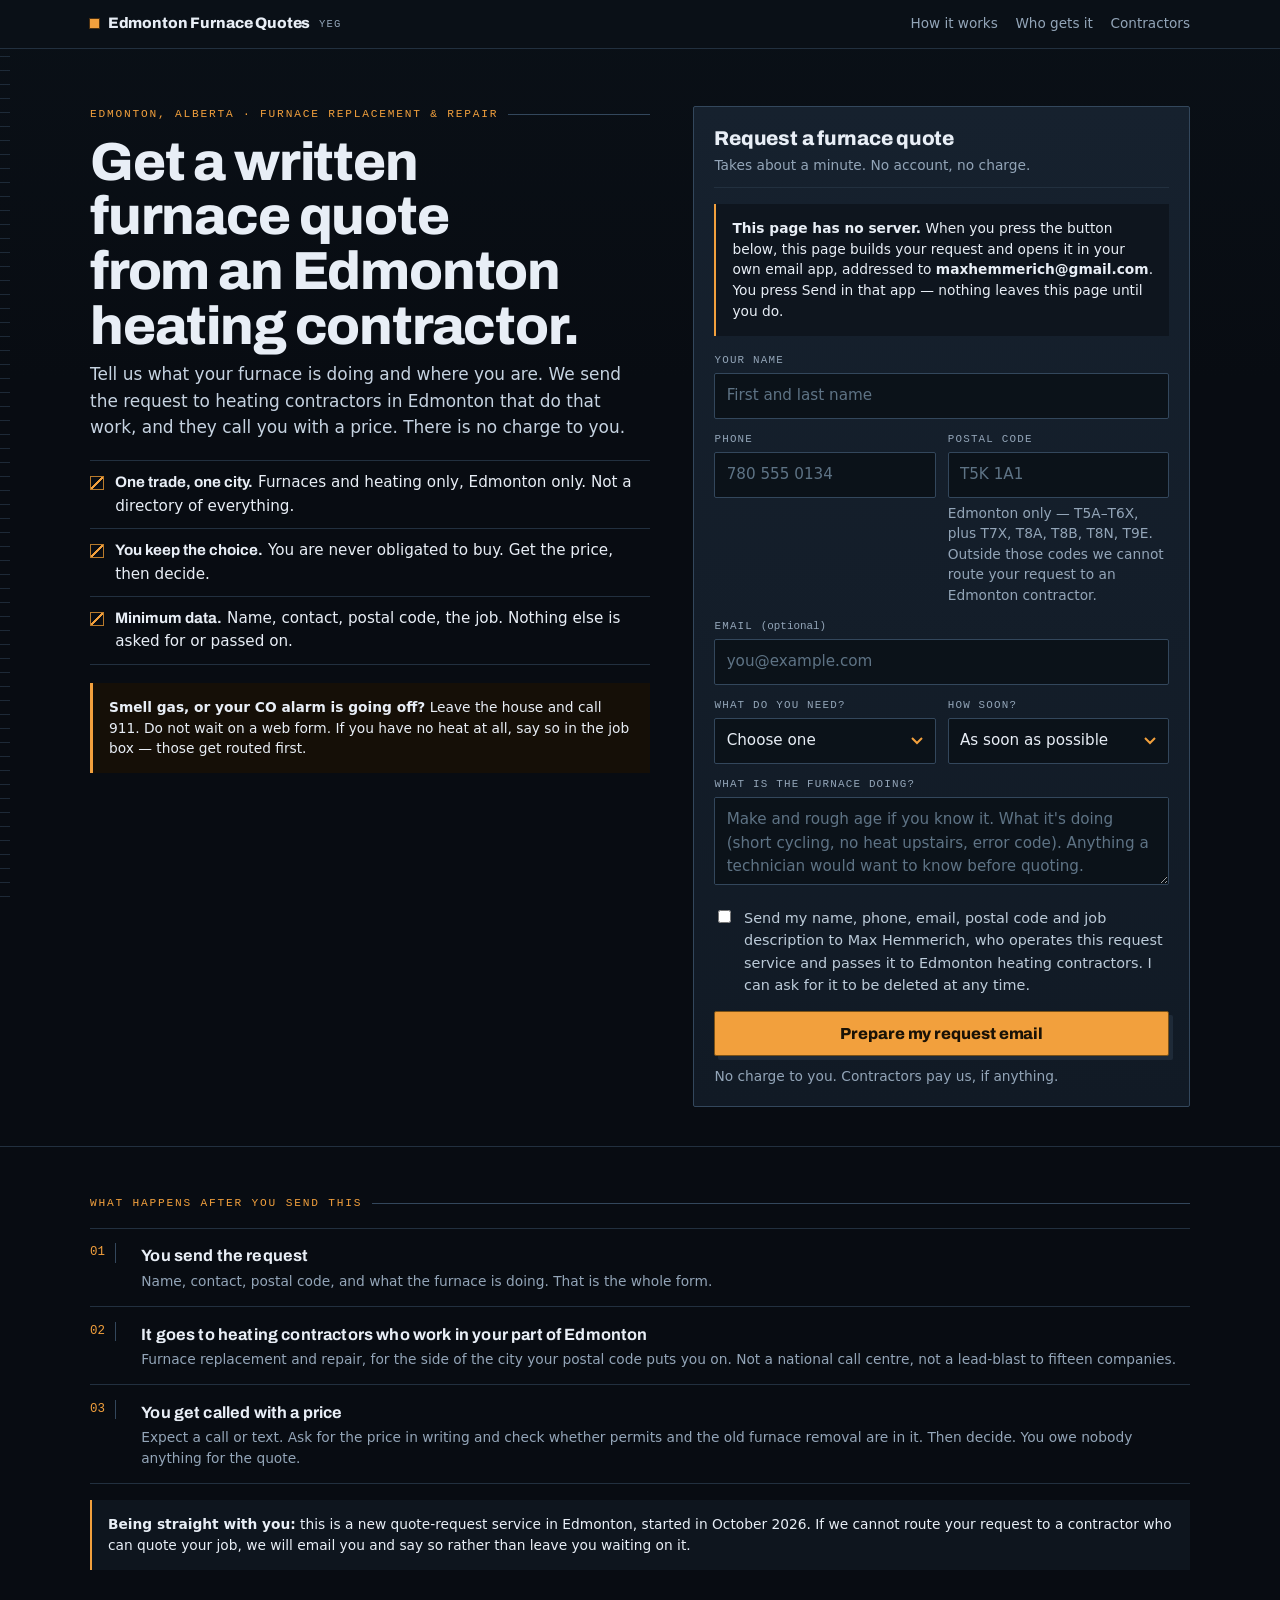
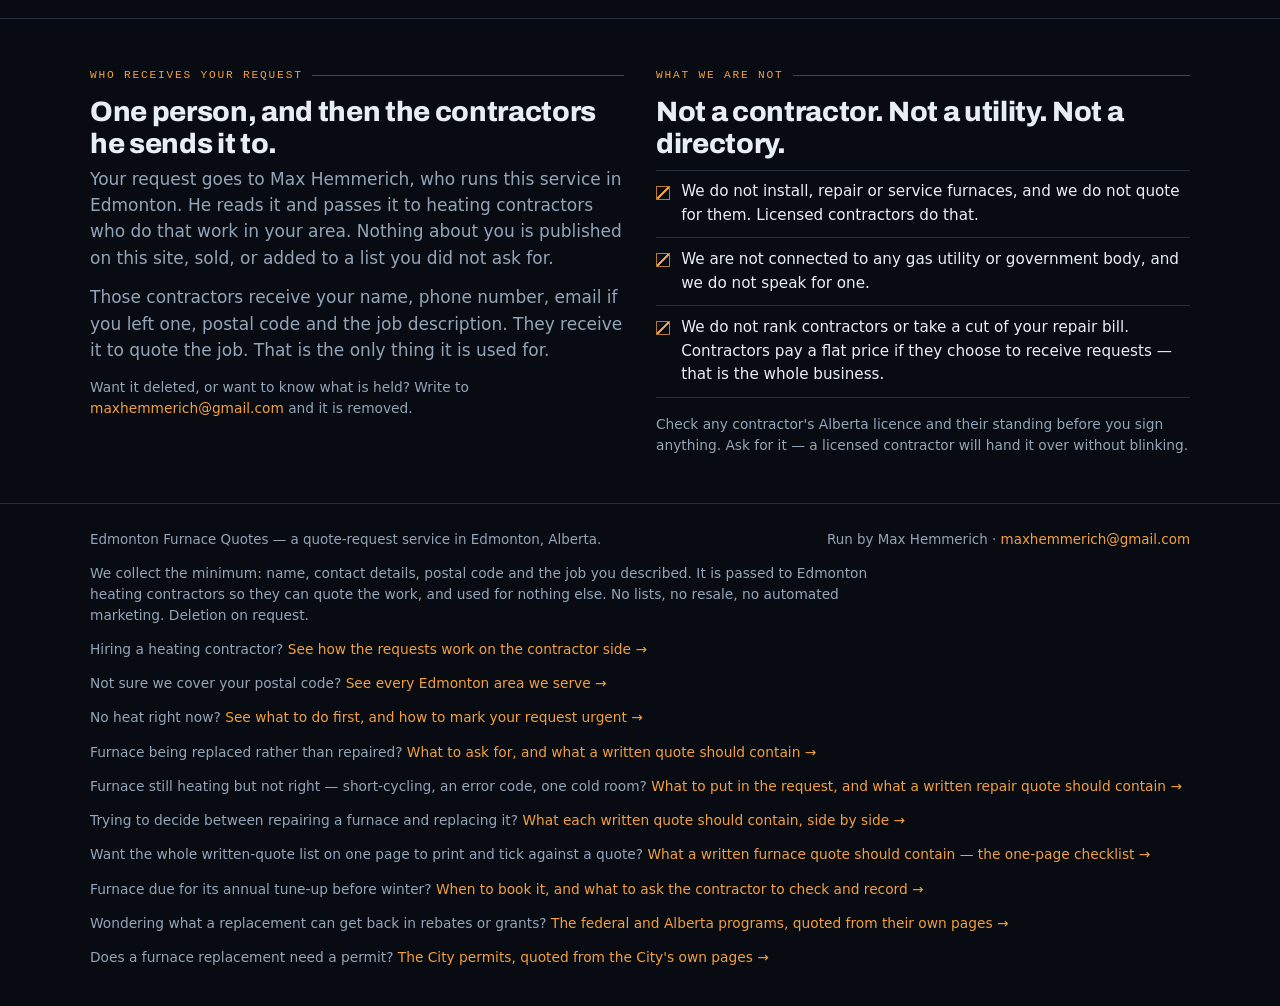
<file: index.html>
<!DOCTYPE html>
<html lang="en-CA" class="no-js">
<head>
<script>document.documentElement.className="js";</script>
<meta charset="utf-8">
<meta name="viewport" content="width=device-width, initial-scale=1">
<title>Furnace replacement quotes in Edmonton — request a written price</title>
<meta name="description" content="Request a furnace replacement or furnace repair quote in Edmonton. One short form, sent to Edmonton heating contractors who do that work. Not a contractor ourselves — a quote-request service.">
<meta name="robots" content="index,follow">
<link rel="preconnect" href="https://fonts.googleapis.com">
<link rel="preconnect" href="https://fonts.gstatic.com" crossorigin>
<link href="https://fonts.googleapis.com/css2?family=Archivo:wght@600;800&display=swap" rel="stylesheet">
<link rel="stylesheet" href="assets/styles.css">
<link rel="icon" href="assets/favicon.svg" type="image/svg+xml">
<link rel="canonical" href="https://maxhemmerich.github.io/edmonton-furnace-quotes/">
<meta property="og:title" content="Furnace replacement quotes in Edmonton">
<meta property="og:description" content="One form. Sent to Edmonton heating contractors who do furnace replacement and repair.">
<meta property="og:type" content="website">
<meta property="og:url" content="https://maxhemmerich.github.io/edmonton-furnace-quotes/">
<meta property="og:image" content="https://maxhemmerich.github.io/edmonton-furnace-quotes/assets/og.png">
<meta property="og:image:width" content="1200">
<meta property="og:image:height" content="630">
<meta property="og:image:alt" content="Edmonton Furnace Quotes — a quote-request service in Edmonton, Alberta.">
<meta name="twitter:card" content="summary_large_image">
</head>
<body>

<div class="top">
  <div class="wrap">
    <span class="brand"><i class="spark"></i>Edmonton Furnace Quotes<small>YEG</small></span>
    <nav>
      <a href="#how">How it works</a>
      <a href="#who">Who gets it</a>
      <a href="contractors.html">Contractors</a>
    </nav>
  </div>
</div>

<header class="hero">
  <div class="wrap hero-grid">

    <div>
      <p class="eyebrow">Edmonton, Alberta · Furnace replacement &amp; repair</p>
      <h1>Get a written furnace quote from an Edmonton heating contractor.</h1>
      <p class="lede">Tell us what your furnace is doing and where you are. We send the request to heating
        contractors in Edmonton that do that work, and they call you with a price. There is no charge to you.</p>

      <ul class="checks">
        <li><i class="tick"></i><span><strong class="d">One trade, one city.</strong> Furnaces and heating only, Edmonton only. Not a directory of everything.</span></li>
        <li><i class="tick"></i><span><strong class="d">You keep the choice.</strong> You are never obligated to buy. Get the price, then decide.</span></li>
        <li><i class="tick"></i><span><strong class="d">Minimum data.</strong> Name, contact, postal code, the job. Nothing else is asked for or passed on.</span></li>
      </ul>

      <div class="note safety small" style="margin-top:1.1rem">
        <strong>Smell gas, or your CO alarm is going off?</strong> Leave the house and call 911. Do not wait on a
        web form. If you have no heat at all, say so in the job box &mdash; those get routed first.
      </div>
    </div>

    <div class="panel" id="request">
      <div class="panel-head">
        <h2>Request a furnace quote</h2>
        <p class="small muted">Takes about a minute. No account, no charge.</p>
      </div>

      <div class="note small" style="margin:0 0 1rem">
        <strong>This page has no server.</strong> When you press the button below, this page builds your
        request and opens it in your own email app, addressed to <b>maxhemmerich@gmail.com</b>. You press
        Send in that app &mdash; nothing leaves this page until you do.
      </div>

      <form id="qform" novalidate>
        <div class="field">
          <label for="name">Your name</label>
          <input id="name" name="name" type="text" autocomplete="name" placeholder="First and last name" required>
        </div>

        <div class="row2">
          <div class="field">
            <label for="phone">Phone</label>
            <input id="phone" name="phone" type="tel" autocomplete="tel" inputmode="tel" placeholder="780 555 0134" required>
          </div>
          <div class="field">
            <label for="postal">Postal code</label>
            <input id="postal" name="postal" type="text" autocomplete="postal-code" placeholder="T5K 1A1" aria-describedby="postal-help" required>
            <p class="small muted" id="postal-help" style="margin:.3rem 0 0">Edmonton only &mdash; T5A&ndash;T6X, plus T7X,
              T8A, T8B, T8N, T9E. Outside those codes we cannot route your request to an Edmonton contractor.</p>
          </div>
        </div>

        <div class="field">
          <label for="email">Email <span style="text-transform:none;letter-spacing:0">(optional)</span></label>
          <input id="email" name="email" type="email" autocomplete="email" placeholder="you@example.com">
        </div>

        <div class="row2">
          <div class="field">
            <label for="job">What do you need?</label>
            <select id="job" name="job" required>
              <option value="">Choose one</option>
              <option>Furnace replacement</option>
              <option>Furnace repair</option>
              <option>No heat — urgent</option>
              <option>Furnace tune-up or inspection</option>
              <option>Thermostat or ductwork</option>
              <option>Air conditioning</option>
            </select>
          </div>
          <div class="field">
            <label for="when">How soon?</label>
            <select id="when" name="when">
              <option>As soon as possible</option>
              <option>Within a week</option>
              <option>This month</option>
              <option>Just pricing it for now</option>
            </select>
          </div>
        </div>

        <div class="field">
          <label for="details">What is the furnace doing?</label>
          <textarea id="details" name="details" placeholder="Make and rough age if you know it. What it's doing (short cycling, no heat upstairs, error code). Anything a technician would want to know before quoting." required></textarea>
        </div>

        <label class="consent" for="consent">
          <input type="checkbox" id="consent" name="consent" required>
          <span>Send my name, phone, email, postal code and job description to Max Hemmerich, who operates
            this request service and passes it to Edmonton heating contractors. I can ask for it to be deleted at any time.</span>
        </label>

        <noscript>
          <div class="note small" style="margin:.2rem 0 .9rem">
            <strong>JavaScript is off in your browser,</strong> so this page cannot build the request from
            the form for you. Send it to us by email instead, with your name, phone, postal code and what
            the furnace is doing. Coverage is Edmonton only (T5A&ndash;T6X, T7X, T8A, T8B, T8N, T9E).
          </div>
          <a class="btn" href="mailto:maxhemmerich@gmail.com?subject=Furnace%20quote%20request&amp;body=Name%3A%20%0D%0APhone%3A%20%0D%0APostal%20code%3A%20%0D%0ATiming%3A%20%0D%0AWhat%20the%20furnace%20is%20doing%3A%20%0D%0A">Email your request to maxhemmerich@gmail.com</a>
        </noscript>
        <button class="btn" type="button" id="prepare">Prepare my request email</button>
        <p class="err" id="err"></p>
        <p class="small muted" style="margin-top:.6rem">No charge to you. Contractors pay us, if anything.</p>
      </form>

      <div class="result" id="result">
        <span class="stamp">Request prepared &mdash; not sent yet</span>
        <p class="small" id="sentNote">Nothing has been sent yet &mdash; this page has no server, so the sending happens in
          your email app. Tap <b>Open in my email app</b> and press Send, or copy the request and email it to
          <b>maxhemmerich@gmail.com</b>. Nothing reaches us until you do that.</p>
        <p class="longnote" id="longNote" hidden></p>
        <div class="field" style="margin-top:.7rem">
          <label for="out">Your request</label>
          <textarea id="out" readonly></textarea>
        </div>
        <div class="btn-row">
          <a class="btn" id="mailto" href="#">Open in my email app</a>
          <button class="btn ghost" type="button" id="copy">Copy the request</button>
          <button class="btn ghost" type="button" id="save">Save the request to a file</button>
        </div>
        <p class="small muted" style="margin-top:.7rem" id="copyNote"></p>
      </div>
    </div>

  </div>
</header>

<section id="how">
  <div class="wrap">
    <p class="eyebrow">What happens after you send this</p>
    <ol class="steps">
      <li>
        <h3>You send the request</h3>
        <p class="muted small">Name, contact, postal code, and what the furnace is doing. That is the whole form.</p>
      </li>
      <li>
        <h3>It goes to heating contractors who work in your part of Edmonton</h3>
        <p class="muted small">Furnace replacement and repair, for the side of the city your postal code puts you on.
          Not a national call centre, not a lead-blast to fifteen companies.</p>
      </li>
      <li>
        <h3>You get called with a price</h3>
        <p class="muted small">Expect a call or text. Ask for the price in writing and check whether permits and
          the old furnace removal are in it. Then decide. You owe nobody anything for the quote.</p>
      </li>
    </ol>

    <div class="note small">
      <strong>Being straight with you:</strong> this is a new quote-request service in Edmonton, started in October
      2026. If we cannot route your request to a contractor who can quote your job, we will email you and say so
      rather than leave you waiting on it.
    </div>
  </div>
</section>

<section id="who">
  <div class="wrap two">
    <div>
      <p class="eyebrow">Who receives your request</p>
      <h2>One person, and then the contractors he sends it to.</h2>
      <p class="muted">Your request goes to Max Hemmerich, who runs this service in Edmonton. He reads it and passes
        it to heating contractors who do that work in your area. Nothing about you is published on this site, sold,
        or added to a list you did not ask for.</p>
      <p class="muted">Those contractors receive your name, phone number, email if you left one, postal code and the
        job description. They receive it to quote the job. That is the only thing it is used for.</p>
      <p class="small muted">Want it deleted, or want to know what is held? Write to
        <a href="mailto:maxhemmerich@gmail.com">maxhemmerich@gmail.com</a> and it is removed.</p>
    </div>
    <div>
      <p class="eyebrow">What we are not</p>
      <h2>Not a contractor. Not a utility. Not a directory.</h2>
      <ul class="checks" style="margin-top:.6rem">
        <li><i class="tick"></i><span>We do not install, repair or service furnaces, and we do not quote for them. Licensed
          contractors do that.</span></li>
        <li><i class="tick"></i><span>We are not connected to any gas utility or government body, and we do not speak for one.</span></li>
        <li><i class="tick"></i><span>We do not rank contractors or take a cut of your repair bill. Contractors pay a flat
          price if they choose to receive requests &mdash; that is the whole business.</span></li>
      </ul>
      <p class="small muted" style="margin-top:1rem">Check any contractor's Alberta licence and their standing before you
        sign anything. Ask for it &mdash; a licensed contractor will hand it over without blinking.</p>
    </div>
  </div>
</section>

<footer>
  <div class="wrap">
    <div class="frow">
      <span>Edmonton Furnace Quotes &mdash; a quote-request service in Edmonton, Alberta.</span>
      <span>Run by Max Hemmerich &middot; <a href="mailto:maxhemmerich@gmail.com">maxhemmerich@gmail.com</a></span>
    </div>
    <p class="small" style="margin-top:.8rem;max-width:60em">We collect the minimum: name, contact details, postal code and
      the job you described. It is passed to Edmonton heating contractors so they can quote the work, and used for
      nothing else. No lists, no resale, no automated marketing. Deletion on request.</p>
    <p class="small" style="margin-top:.6rem">Hiring a heating contractor? <a href="contractors.html">See how the requests
      work on the contractor side &rarr;</a></p>
    <p class="small" style="margin-top:.6rem">Not sure we cover your postal code? <a href="service-areas.html">See every
      Edmonton area we serve &rarr;</a></p>
    <p class="small" style="margin-top:.6rem">No heat right now? <a href="no-heat.html">See what to do first, and how to
      mark your request urgent &rarr;</a></p>
    <p class="small" style="margin-top:.6rem">Furnace being replaced rather than repaired? <a href="furnace-replacement.html">What
      to ask for, and what a written quote should contain &rarr;</a></p>
    <p class="small" style="margin-top:.6rem">Furnace still heating but not right &mdash; short-cycling, an error code, one
      cold room? <a href="furnace-repair.html">What to put in the request, and what a written repair quote should contain &rarr;</a></p>
    <p class="small" style="margin-top:.6rem">Trying to decide between repairing a furnace and replacing it? <a href="repair-or-replace.html">What each written quote should contain, side by side &rarr;</a></p>
    <p class="small" style="margin-top:.6rem">Want the whole written-quote list on one page to print and tick against a quote? <a href="furnace-quote-checklist.html">What a written furnace quote should contain &mdash; the one-page checklist &rarr;</a></p>
    <p class="small" style="margin-top:.6rem">Furnace due for its annual tune-up before winter? <a href="furnace-tune-up.html">When
      to book it, and what to ask the contractor to check and record &rarr;</a></p>
    <p class="small" style="margin-top:.6rem">Wondering what a replacement can get back in rebates or grants? <a href="alberta-furnace-rebates.html">The
      federal and Alberta programs, quoted from their own pages &rarr;</a></p>
    <p class="small" style="margin-top:.6rem">Does a furnace replacement need a permit? <a href="furnace-permit-edmonton.html">The
      City permits, quoted from the City's own pages &rarr;</a></p>
  </div>
</footer>

<script src="assets/app.js"></script>
<script src="assets/counter.js" data-counter="index"></script>
</body>
</html>
</file>
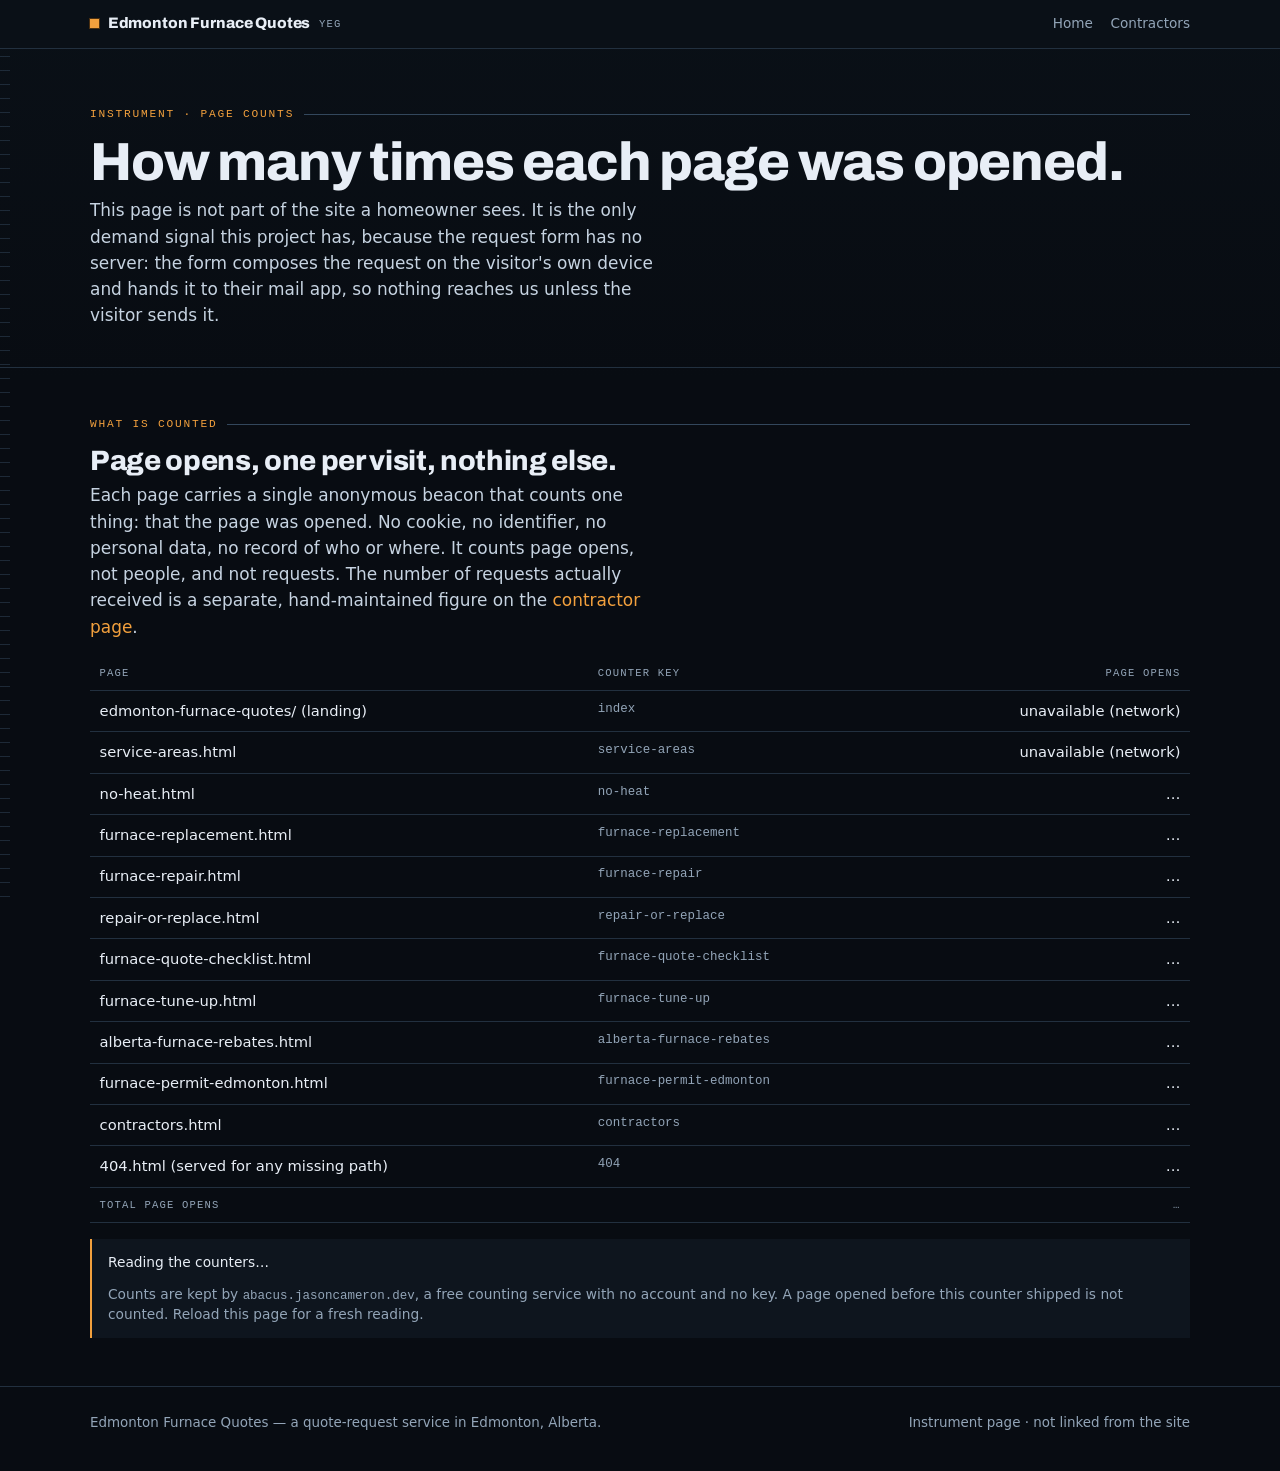
<file: stats/index.html>
<!DOCTYPE html>
<html lang="en-CA">
<head>
<meta charset="utf-8">
<meta name="viewport" content="width=device-width, initial-scale=1">
<title>Page counts — Edmonton Furnace Quotes</title>
<meta name="robots" content="noindex,nofollow">
<link rel="preconnect" href="https://fonts.googleapis.com">
<link rel="preconnect" href="https://fonts.gstatic.com" crossorigin>
<link href="https://fonts.googleapis.com/css2?family=Archivo:wght@600;800&display=swap" rel="stylesheet">
<link rel="stylesheet" href="../assets/styles.css">
<link rel="icon" href="../assets/favicon.svg" type="image/svg+xml">
</head>
<body>

<div class="top">
  <div class="wrap">
    <span class="brand"><i class="spark"></i>Edmonton Furnace Quotes<small>YEG</small></span>
    <nav>
      <a href="../index.html">Home</a>
      <a href="../contractors.html">Contractors</a>
    </nav>
  </div>
</div>

<header class="hero">
  <div class="wrap">
    <p class="eyebrow">Instrument &middot; page counts</p>
    <h1>How many times each page was opened.</h1>
    <p class="lede">This page is not part of the site a homeowner sees. It is the only demand
      signal this project has, because the request form has no server: the form composes the
      request on the visitor's own device and hands it to their mail app, so nothing reaches us
      unless the visitor sends it.</p>
  </div>
</header>

<section>
  <div class="wrap">
    <p class="eyebrow">What is counted</p>
    <h2>Page opens, one per visit, nothing else.</h2>
    <p class="lede">Each page carries a single anonymous beacon that counts one thing: that the page
      was opened. No cookie, no identifier, no personal data, no record of who or where. It counts
      page opens, not people, and not requests. The number of requests actually received is a
      separate, hand-maintained figure on the <a href="../contractors.html">contractor page</a>.</p>
    <table>
      <thead>
        <tr><th>Page</th><th>Counter key</th><th style="text-align:right">Page opens</th></tr>
      </thead>
      <tbody id="rows">
        <tr><td>edmonton-furnace-quotes/ (landing)</td><td class="kv">index</td><td style="text-align:right" id="c-index">&hellip;</td></tr>
        <tr><td>service-areas.html</td><td class="kv">service-areas</td><td style="text-align:right" id="c-service-areas">&hellip;</td></tr>
        <tr><td>no-heat.html</td><td class="kv">no-heat</td><td style="text-align:right" id="c-no-heat">&hellip;</td></tr>
        <tr><td>furnace-replacement.html</td><td class="kv">furnace-replacement</td><td style="text-align:right" id="c-furnace-replacement">&hellip;</td></tr>
        <tr><td>furnace-repair.html</td><td class="kv">furnace-repair</td><td style="text-align:right" id="c-furnace-repair">&hellip;</td></tr>
        <tr><td>repair-or-replace.html</td><td class="kv">repair-or-replace</td><td style="text-align:right" id="c-repair-or-replace">&hellip;</td></tr>
        <tr><td>furnace-quote-checklist.html</td><td class="kv">furnace-quote-checklist</td><td style="text-align:right" id="c-furnace-quote-checklist">&hellip;</td></tr>
        <tr><td>furnace-tune-up.html</td><td class="kv">furnace-tune-up</td><td style="text-align:right" id="c-furnace-tune-up">&hellip;</td></tr>
        <tr><td>alberta-furnace-rebates.html</td><td class="kv">alberta-furnace-rebates</td><td style="text-align:right" id="c-alberta-furnace-rebates">&hellip;</td></tr>
        <tr><td>furnace-permit-edmonton.html</td><td class="kv">furnace-permit-edmonton</td><td style="text-align:right" id="c-furnace-permit-edmonton">&hellip;</td></tr>
        <tr><td>contractors.html</td><td class="kv">contractors</td><td style="text-align:right" id="c-contractors">&hellip;</td></tr>
        <tr><td>404.html (served for any missing path)</td><td class="kv">404</td><td style="text-align:right" id="c-404">&hellip;</td></tr>
      </tbody>
      <tfoot>
        <tr><th>Total page opens</th><th></th><th style="text-align:right" id="c-total">&hellip;</th></tr>
      </tfoot>
    </table>
    <div class="note">
      <p class="small tight" id="status">Reading the counters&hellip;</p>
      <p class="small tight muted" style="margin-top:.4rem">Counts are kept by
        <span class="kv">abacus.jasoncameron.dev</span>, a free counting service with no account and no key.
        A page opened before this counter shipped is not counted. Reload this page for a fresh reading.</p>
    </div>
  </div>
</section>

<footer>
  <div class="wrap">
    <div class="frow">
      <span>Edmonton Furnace Quotes &mdash; a quote-request service in Edmonton, Alberta.</span>
      <span>Instrument page &middot; not linked from the site</span>
    </div>
  </div>
</footer>

<script>
  (function () {
    "use strict";
    var NS = "edmonton-furnace-quotes";
    var KEYS = ["index", "service-areas", "no-heat", "furnace-replacement", "furnace-repair", "repair-or-replace", "furnace-quote-checklist", "furnace-tune-up", "alberta-furnace-rebates", "furnace-permit-edmonton", "contractors", "404"];
    var BASE = "https://abacus.jasoncameron.dev/get/" + NS + "/";
    var total = 0, ok = 0, missing = 0, failed = 0;

    function set(id, text) { document.getElementById(id).textContent = text; }
    set("status", "Reading the counters…");

    // Read one key. 404 means the key has never been hit — that is a real reading of 0.
    function readOnce(key) {
      return fetch(BASE + key + "?_=" + Date.now(), { cache: "no-store" })
        .then(function (r) {
          if (r.status === 404) { return { key: key, count: 0, absent: true }; }
          if (!r.ok) { return { key: key, count: null, absent: false, error: "HTTP " + r.status }; }
          return r.json().then(function (d) {
            var v = Number(d && d.value);
            if (!isFinite(v)) { return { key: key, count: null, absent: false, error: "bad payload" }; }
            return { key: key, count: v, absent: false };
          });
        })
        .catch(function () { return { key: key, count: null, absent: false, error: "network" }; });
    }

    // One retry: the counting service rate-limits bursts, so a single failed read
    // must not be reported as a number. It says why instead.
    function read(key) {
      return readOnce(key).then(function (r) {
        if (r.absent || r.count !== null) { return r; }
        return new Promise(function (done) { setTimeout(done, 600); }).then(function () { return readOnce(key); });
      });
    }

    // One key at a time, in order — a parallel burst is what trips the service's own limit.
    KEYS.reduce(function (chain, key) {
      return chain.then(function () {
        return read(key).then(function (r) {
          if (!r.absent && r.count === null) { set("c-" + r.key, "unavailable (" + r.error + ")"); failed++; return; }
          set("c-" + r.key, String(r.count));
          total += r.count; ok++;
          if (r.absent) { missing++; }
        });
      });
    }, Promise.resolve()).then(function () {
      document.getElementById("c-total").textContent = failed ? String(total) + " + unavailable" : String(total);
      var when = new Date().toLocaleString("en-CA", { timeZone: "America/Edmonton" });
      set("status", "Read " + when + " (Edmonton). " + ok + " counter" + (ok === 1 ? "" : "s") +
        " answered" + (missing ? ", " + missing + " with no count yet (0 opens)" : "") +
        (failed ? ", " + failed + " unavailable" : "") + ".");
    });
  })();
</script>
</body>
</html>
</file>
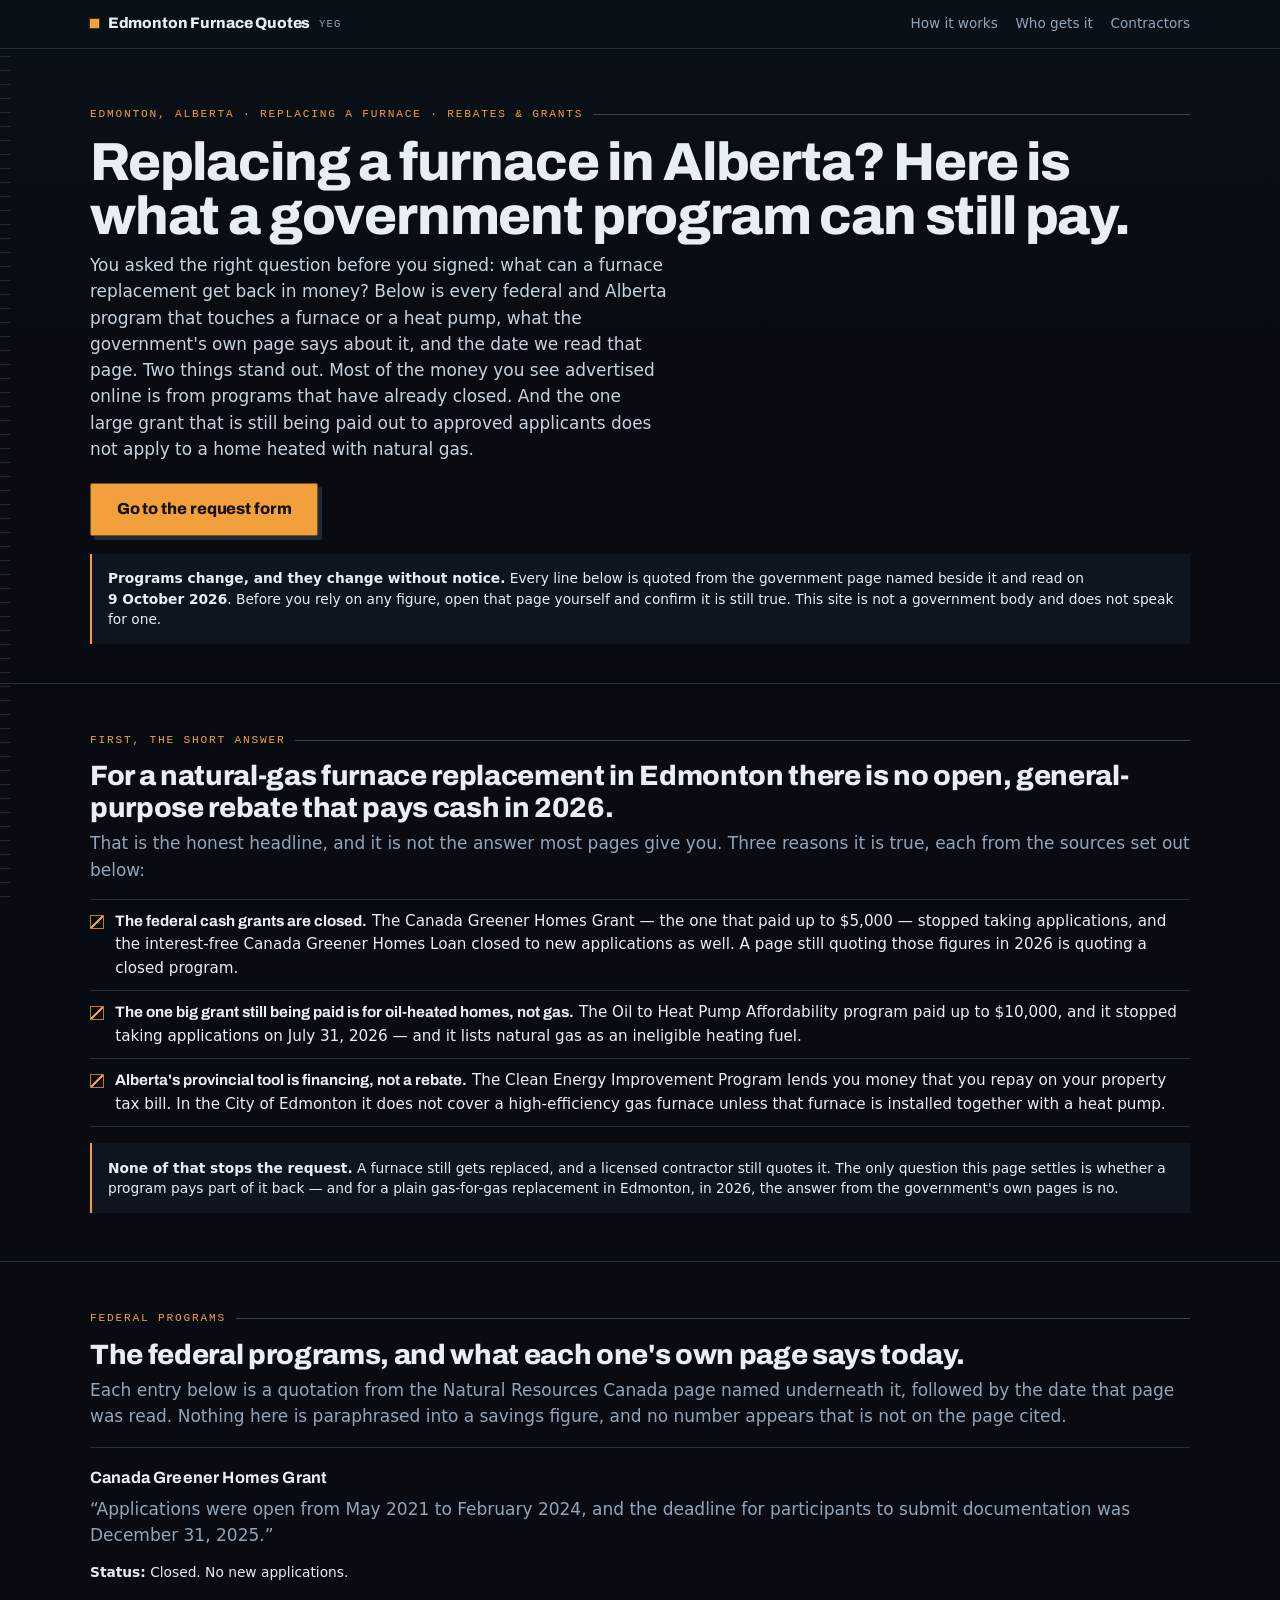
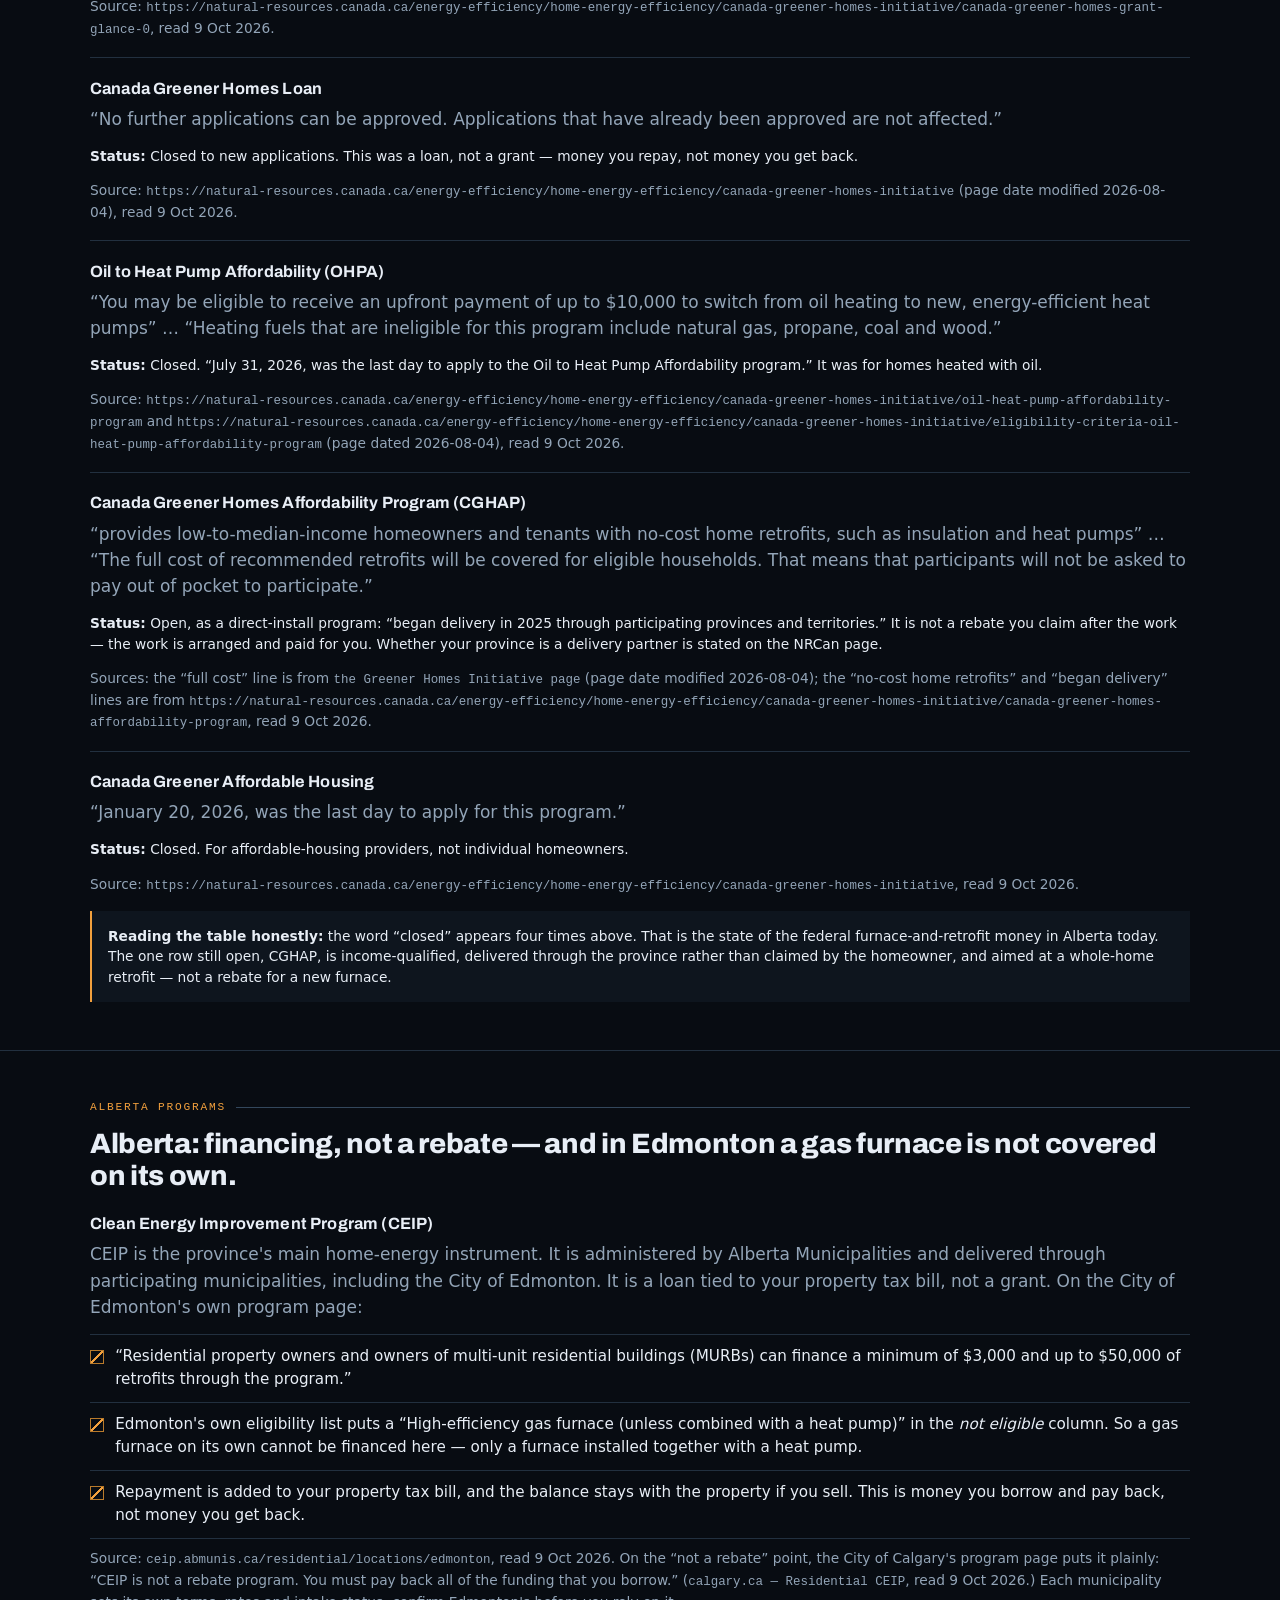
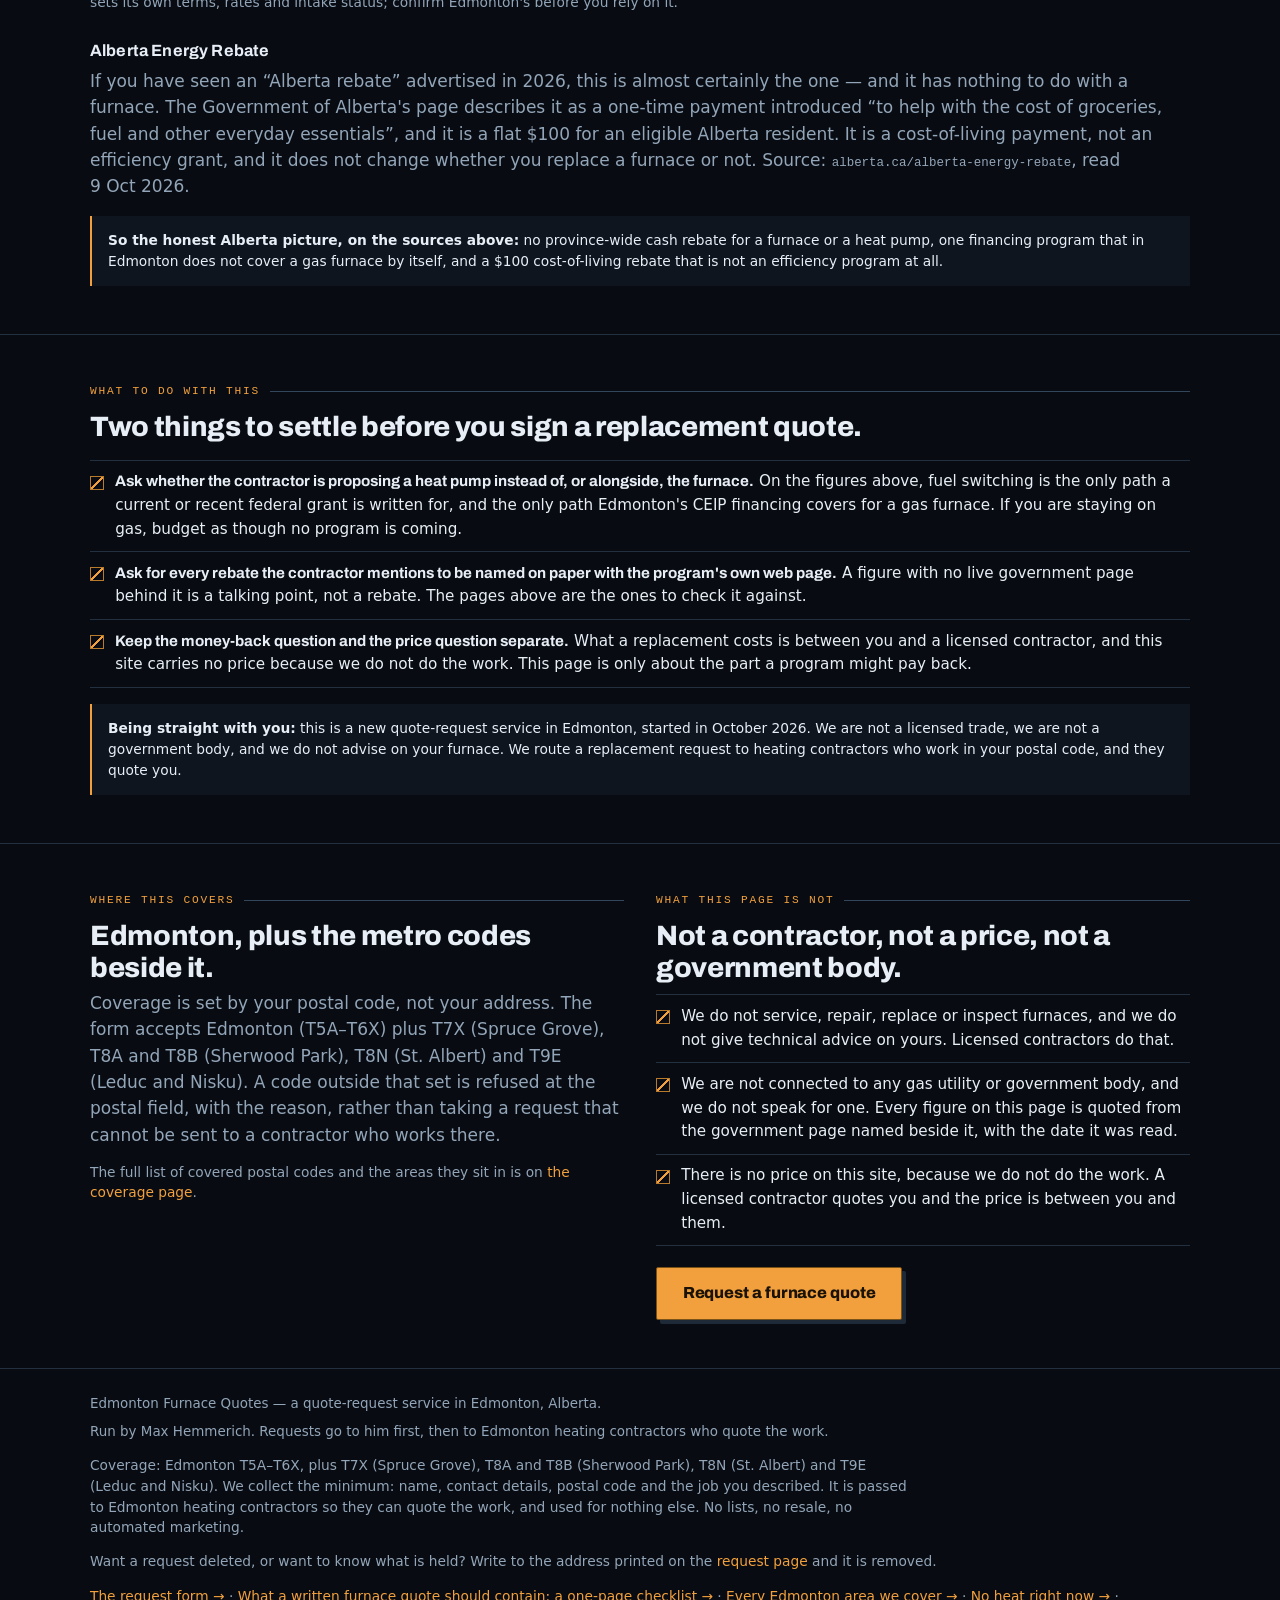
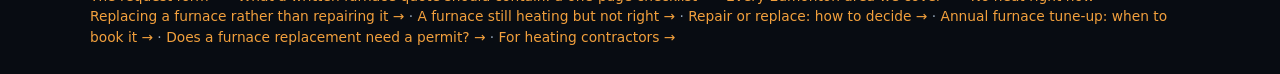
<file: alberta-furnace-rebates.html>
<!DOCTYPE html>
<html lang="en-CA">
<head>
<meta charset="utf-8">
<meta name="viewport" content="width=device-width, initial-scale=1">
<title>Furnace replacement rebates and grants in Alberta (2026) — what is actually open</title>
<meta name="description" content="What a furnace replacement can get back in money in Alberta in 2026, program by program — the federal and Alberta programs that touch a furnace or a heat pump, each quoted from a named government page with the URL and the date it was read. No price is stated here; a licensed contractor quotes you.">
<meta name="robots" content="index,follow">
<link rel="preconnect" href="https://fonts.googleapis.com">
<link rel="preconnect" href="https://fonts.gstatic.com" crossorigin>
<link href="https://fonts.googleapis.com/css2?family=Archivo:wght@600;800&display=swap" rel="stylesheet">
<link rel="stylesheet" href="assets/styles.css">
<link rel="icon" href="assets/favicon.svg" type="image/svg+xml">
<link rel="canonical" href="https://maxhemmerich.github.io/edmonton-furnace-quotes/alberta-furnace-rebates.html">
<meta property="og:title" content="Furnace replacement rebates and grants in Alberta (2026)">
<meta property="og:description" content="The federal and Alberta programs that touch a furnace or a heat pump, each quoted from a named government page with the date it was read.">
<meta property="og:type" content="website">
<meta property="og:url" content="https://maxhemmerich.github.io/edmonton-furnace-quotes/alberta-furnace-rebates.html">
<meta property="og:image" content="https://maxhemmerich.github.io/edmonton-furnace-quotes/assets/og.png">
<meta property="og:image:width" content="1200">
<meta property="og:image:height" content="630">
<meta property="og:image:alt" content="Edmonton Furnace Quotes — a quote-request service in Edmonton, Alberta.">
<meta name="twitter:card" content="summary_large_image">
</head>
<body>

<div class="top">
  <div class="wrap">
    <a class="brand" href="index.html"><i class="spark"></i>Edmonton Furnace Quotes<small>YEG</small></a>
    <nav>
      <a href="index.html#how">How it works</a>
      <a href="index.html#who">Who gets it</a>
      <a href="contractors.html">Contractors</a>
    </nav>
  </div>
</div>

<header class="hero">
  <div class="wrap">
    <p class="eyebrow">Edmonton, Alberta &middot; Replacing a furnace &middot; Rebates &amp; grants</p>
    <h1>Replacing a furnace in Alberta? Here is what a government program can still pay.</h1>
    <p class="lede">You asked the right question before you signed: what can a furnace replacement get back
      in money? Below is every federal and Alberta program that touches a furnace or a heat pump, what the
      government's own page says about it, and the date we read that page. Two things stand out. Most of the
      money you see advertised online is from programs that have already closed. And the one large grant that
      is still being paid out to approved applicants does not apply to a home heated with natural gas.</p>

    <div style="margin-top:1.3rem">
      <a class="btn" href="index.html#request" style="display:inline-block;width:auto;padding-inline:1.6rem">Go to the request form</a>
    </div>

    <div class="note small" style="margin-top:1.1rem">
      <strong>Programs change, and they change without notice.</strong> Every line below is quoted from the
      government page named beside it and read on <strong>9&nbsp;October&nbsp;2026</strong>. Before you rely on
      any figure, open that page yourself and confirm it is still true. This site is not a government body and
      does not speak for one.
    </div>
  </div>
</header>

<section id="short">
  <div class="wrap">
    <p class="eyebrow">First, the short answer</p>
    <h2>For a natural-gas furnace replacement in Edmonton there is no open, general-purpose rebate that pays cash in 2026.</h2>
    <p class="muted">That is the honest headline, and it is not the answer most pages give you. Three reasons
      it is true, each from the sources set out below:</p>

    <ul class="checks" style="margin-top:1rem">
      <li><i class="tick"></i><span><strong class="d">The federal cash grants are closed.</strong> The Canada
        Greener Homes Grant &mdash; the one that paid up to $5,000 &mdash; stopped taking applications, and the
        interest-free Canada Greener Homes Loan closed to new applications as well. A page still quoting those
        figures in 2026 is quoting a closed program.</span></li>
      <li><i class="tick"></i><span><strong class="d">The one big grant still being paid is for oil-heated
        homes, not gas.</strong> The Oil to Heat Pump Affordability program paid up to $10,000, and it stopped
        taking applications on July 31, 2026 &mdash; and it lists natural gas as an ineligible heating fuel.</span></li>
      <li><i class="tick"></i><span><strong class="d">Alberta's provincial tool is financing, not a rebate.</strong>
        The Clean Energy Improvement Program lends you money that you repay on your property tax bill. In the
        City of Edmonton it does not cover a high-efficiency gas furnace unless that furnace is installed
        together with a heat pump.</span></li>
    </ul>

    <div class="note small">
      <strong>None of that stops the request.</strong> A furnace still gets replaced, and a licensed contractor
      still quotes it. The only question this page settles is whether a program pays part of it back &mdash; and
      for a plain gas-for-gas replacement in Edmonton, in 2026, the answer from the government's own pages is no.
    </div>
  </div>
</section>

<section id="federal">
  <div class="wrap">
    <p class="eyebrow">Federal programs</p>
    <h2>The federal programs, and what each one's own page says today.</h2>
    <p class="muted">Each entry below is a quotation from the Natural Resources Canada page named underneath
      it, followed by the date that page was read. Nothing here is paraphrased into a savings figure, and no
      number appears that is not on the page cited.</p>

    <div style="border-top:1px solid var(--line); padding-top:1.1rem; margin-top:1.1rem">
      <h3>Canada Greener Homes Grant</h3>
      <p class="muted">&ldquo;Applications were open from May 2021 to February 2024, and the deadline for
        participants to submit documentation was December 31, 2025.&rdquo;</p>
      <p class="small"><strong>Status:</strong> Closed. No new applications.</p>
      <p class="small muted" style="overflow-wrap:anywhere">Source:
        <a class="kv" href="https://natural-resources.canada.ca/energy-efficiency/home-energy-efficiency/canada-greener-homes-initiative/canada-greener-homes-grant-glance-0">https://natural-resources.canada.ca/energy-efficiency/home-energy-efficiency/canada-greener-homes-initiative/canada-greener-homes-grant-glance-0</a>,
        read 9&nbsp;Oct&nbsp;2026.</p>
    </div>

    <div style="border-top:1px solid var(--line); padding-top:1.1rem; margin-top:1.1rem">
      <h3>Canada Greener Homes Loan</h3>
      <p class="muted">&ldquo;No further applications can be approved. Applications that have already been
        approved are not affected.&rdquo;</p>
      <p class="small"><strong>Status:</strong> Closed to new applications. This was a loan, not a grant &mdash;
        money you repay, not money you get back.</p>
      <p class="small muted" style="overflow-wrap:anywhere">Source:
        <a class="kv" href="https://natural-resources.canada.ca/energy-efficiency/home-energy-efficiency/canada-greener-homes-initiative">https://natural-resources.canada.ca/energy-efficiency/home-energy-efficiency/canada-greener-homes-initiative</a>
        (page date modified 2026-08-04), read 9&nbsp;Oct&nbsp;2026.</p>
    </div>

    <div style="border-top:1px solid var(--line); padding-top:1.1rem; margin-top:1.1rem">
      <h3>Oil to Heat Pump Affordability (OHPA)</h3>
      <p class="muted">&ldquo;You may be eligible to receive an upfront payment of up to $10,000 to switch from
        oil heating to new, energy-efficient heat pumps&rdquo; … &ldquo;Heating fuels that are ineligible for this
        program include natural gas, propane, coal and wood.&rdquo;</p>
      <p class="small"><strong>Status:</strong> Closed. &ldquo;July 31, 2026, was the last day to apply to the
        Oil to Heat Pump Affordability program.&rdquo; It was for homes heated with oil.</p>
      <p class="small muted" style="overflow-wrap:anywhere">Source:
        <a class="kv" href="https://natural-resources.canada.ca/energy-efficiency/home-energy-efficiency/canada-greener-homes-initiative/oil-heat-pump-affordability-program">https://natural-resources.canada.ca/energy-efficiency/home-energy-efficiency/canada-greener-homes-initiative/oil-heat-pump-affordability-program</a>
        and
        <a class="kv" href="https://natural-resources.canada.ca/energy-efficiency/home-energy-efficiency/canada-greener-homes-initiative/eligibility-criteria-oil-heat-pump-affordability-program">https://natural-resources.canada.ca/energy-efficiency/home-energy-efficiency/canada-greener-homes-initiative/eligibility-criteria-oil-heat-pump-affordability-program</a>
        (page dated 2026-08-04), read 9&nbsp;Oct&nbsp;2026.</p>
    </div>

    <div style="border-top:1px solid var(--line); padding-top:1.1rem; margin-top:1.1rem">
      <h3>Canada Greener Homes Affordability Program (CGHAP)</h3>
      <p class="muted">&ldquo;provides low-to-median-income homeowners and tenants with no-cost home retrofits,
        such as insulation and heat pumps&rdquo; … &ldquo;The full cost of recommended retrofits will be covered
        for eligible households. That means that participants will not be asked to pay out of pocket to
        participate.&rdquo;</p>
      <p class="small"><strong>Status:</strong> Open, as a direct-install program: &ldquo;began delivery in 2025
        through participating provinces and territories.&rdquo; It is not a rebate you claim after the work
        &mdash; the work is arranged and paid for you. Whether your province is a delivery partner is stated on
        the NRCan page.</p>
      <p class="small muted" style="overflow-wrap:anywhere">Sources: the &ldquo;full cost&rdquo; line is from
        <a class="kv" href="https://natural-resources.canada.ca/energy-efficiency/home-energy-efficiency/canada-greener-homes-initiative">the Greener Homes Initiative page</a> (page date modified 2026-08-04); the
        &ldquo;no-cost home retrofits&rdquo; and &ldquo;began delivery&rdquo; lines are from
        <a class="kv" href="https://natural-resources.canada.ca/energy-efficiency/home-energy-efficiency/canada-greener-homes-initiative/canada-greener-homes-affordability-program">https://natural-resources.canada.ca/energy-efficiency/home-energy-efficiency/canada-greener-homes-initiative/canada-greener-homes-affordability-program</a>,
        read 9&nbsp;Oct&nbsp;2026.</p>
    </div>

    <div style="border-top:1px solid var(--line); padding-top:1.1rem; margin-top:1.1rem">
      <h3>Canada Greener Affordable Housing</h3>
      <p class="muted">&ldquo;January 20, 2026, was the last day to apply for this program.&rdquo;</p>
      <p class="small"><strong>Status:</strong> Closed. For affordable-housing providers, not individual
        homeowners.</p>
      <p class="small muted" style="overflow-wrap:anywhere">Source:
        <a class="kv" href="https://natural-resources.canada.ca/energy-efficiency/home-energy-efficiency/canada-greener-homes-initiative">https://natural-resources.canada.ca/energy-efficiency/home-energy-efficiency/canada-greener-homes-initiative</a>,
        read 9&nbsp;Oct&nbsp;2026.</p>
    </div>

    <div class="note small">
      <strong>Reading the table honestly:</strong> the word &ldquo;closed&rdquo; appears four times above. That
      is the state of the federal furnace-and-retrofit money in Alberta today. The one row still open, CGHAP, is
      income-qualified, delivered through the province rather than claimed by the homeowner, and aimed at a
      whole-home retrofit &mdash; not a rebate for a new furnace.
    </div>
  </div>
</section>

<section id="alberta">
  <div class="wrap">
    <p class="eyebrow">Alberta programs</p>
    <h2>Alberta: financing, not a rebate &mdash; and in Edmonton a gas furnace is not covered on its own.</h2>

    <h3 style="margin-top:1.2rem">Clean Energy Improvement Program (CEIP)</h3>
    <p class="muted">CEIP is the province's main home-energy instrument. It is administered by Alberta
      Municipalities and delivered through participating municipalities, including the City of Edmonton. It is a
      loan tied to your property tax bill, not a grant. On the City of Edmonton's own program page:</p>
    <ul class="checks" style="margin-top:.6rem">
      <li><i class="tick"></i><span>&ldquo;Residential property owners and owners of multi-unit residential
        buildings (MURBs) can finance a minimum of $3,000 and up to $50,000 of retrofits through the
        program.&rdquo;</span></li>
      <li><i class="tick"></i><span>Edmonton's own eligibility list puts a &ldquo;High-efficiency gas furnace
        (unless combined with a heat pump)&rdquo; in the <em>not eligible</em> column. So a gas furnace on its own
        cannot be financed here &mdash; only a furnace installed together with a heat pump.</span></li>
      <li><i class="tick"></i><span>Repayment is added to your property tax bill, and the balance stays with the
        property if you sell. This is money you borrow and pay back, not money you get back.</span></li>
    </ul>
    <p class="small muted" style="margin-top:.6rem">Source:
      <a class="kv" href="https://ceip.abmunis.ca/residential/locations/edmonton">ceip.abmunis.ca/residential/locations/edmonton</a>,
      read 9&nbsp;Oct&nbsp;2026. On the &ldquo;not a rebate&rdquo; point, the City of Calgary's program page puts
      it plainly: &ldquo;CEIP is not a rebate program. You must pay back all of the funding that you
      borrow.&rdquo; (<a class="kv" href="https://www.calgary.ca/environment/programs/clean-energy-improvement-program.html">calgary.ca &mdash; Residential CEIP</a>, read 9&nbsp;Oct&nbsp;2026.) Each
      municipality sets its own terms, rates and intake status; confirm Edmonton's before you rely on it.</p>

    <h3 style="margin-top:1.6rem">Alberta Energy Rebate</h3>
    <p class="muted">If you have seen an &ldquo;Alberta rebate&rdquo; advertised in 2026, this is almost
      certainly the one &mdash; and it has nothing to do with a furnace. The Government of Alberta's page
      describes it as a one-time payment introduced &ldquo;to help with the cost of groceries, fuel and other
      everyday essentials&rdquo;, and it is a flat $100 for an eligible Alberta resident. It is a cost-of-living
      payment, not an efficiency grant, and it does not change whether you replace a furnace or not. Source:
      <a class="kv" href="https://www.alberta.ca/alberta-energy-rebate">alberta.ca/alberta-energy-rebate</a>,
      read 9&nbsp;Oct&nbsp;2026.</p>

    <div class="note small">
      <strong>So the honest Alberta picture, on the sources above:</strong> no province-wide cash rebate for a
      furnace or a heat pump, one financing program that in Edmonton does not cover a gas furnace by itself, and
      a $100 cost-of-living rebate that is not an efficiency program at all.
    </div>
  </div>
</section>

<section id="next">
  <div class="wrap">
    <p class="eyebrow">What to do with this</p>
    <h2>Two things to settle before you sign a replacement quote.</h2>

    <ul class="checks" style="margin-top:1rem">
      <li><i class="tick"></i><span><strong class="d">Ask whether the contractor is proposing a heat pump
        instead of, or alongside, the furnace.</strong> On the figures above, fuel switching is the only path a
        current or recent federal grant is written for, and the only path Edmonton's CEIP financing covers for a
        gas furnace. If you are staying on gas, budget as though no program is coming.</span></li>
      <li><i class="tick"></i><span><strong class="d">Ask for every rebate the contractor mentions to be named
        on paper with the program's own web page.</strong> A figure with no live government page behind it is a
        talking point, not a rebate. The pages above are the ones to check it against.</span></li>
      <li><i class="tick"></i><span><strong class="d">Keep the money-back question and the price question
        separate.</strong> What a replacement costs is between you and a licensed contractor, and this site
        carries no price because we do not do the work. This page is only about the part a program might pay
        back.</span></li>
    </ul>

    <div class="note small">
      <strong>Being straight with you:</strong> this is a new quote-request service in Edmonton, started in
      October 2026. We are not a licensed trade, we are not a government body, and we do not advise on your
      furnace. We route a replacement request to heating contractors who work in your postal code, and they
      quote you.
    </div>
  </div>
</section>

<section id="where">
  <div class="wrap two">
    <div>
      <p class="eyebrow">Where this covers</p>
      <h2>Edmonton, plus the metro codes beside it.</h2>
      <p class="muted">Coverage is set by your postal code, not your address. The form accepts Edmonton
        (T5A&ndash;T6X) plus T7X (Spruce Grove), T8A and T8B (Sherwood Park), T8N (St. Albert) and T9E (Leduc and
        Nisku). A code outside that set is refused at the postal field, with the reason, rather than taking a
        request that cannot be sent to a contractor who works there.</p>
      <p class="small muted">The full list of covered postal codes and the areas they sit in is on
        <a href="service-areas.html">the coverage page</a>.</p>
    </div>
    <div>
      <p class="eyebrow">What this page is not</p>
      <h2>Not a contractor, not a price, not a government body.</h2>
      <ul class="checks" style="margin-top:.6rem">
        <li><i class="tick"></i><span>We do not service, repair, replace or inspect furnaces, and we do not give
          technical advice on yours. Licensed contractors do that.</span></li>
        <li><i class="tick"></i><span>We are not connected to any gas utility or government body, and we do not
          speak for one. Every figure on this page is quoted from the government page named beside it, with the
          date it was read.</span></li>
        <li><i class="tick"></i><span>There is no price on this site, because we do not do the work. A licensed
          contractor quotes you and the price is between you and them.</span></li>
      </ul>
      <div style="margin-top:1.3rem">
        <a class="btn" href="index.html#request" style="display:inline-block;width:auto;padding-inline:1.6rem">Request a furnace quote</a>
      </div>
    </div>
  </div>
</section>

<footer>
  <div class="wrap">
    <div class="frow">
      <span>Edmonton Furnace Quotes &mdash; a quote-request service in Edmonton, Alberta.</span>
      <span>Run by Max Hemmerich. Requests go to him first, then to Edmonton heating contractors who quote the work.</span>
    </div>
    <p class="small" style="margin-top:.8rem;max-width:60em">Coverage: Edmonton T5A&ndash;T6X, plus T7X (Spruce Grove),
      T8A and T8B (Sherwood Park), T8N (St. Albert) and T9E (Leduc and Nisku). We collect the minimum: name, contact
      details, postal code and the job you described. It is passed to Edmonton heating contractors so they can quote
      the work, and used for nothing else. No lists, no resale, no automated marketing.</p>
    <p class="small" style="margin-top:.6rem">Want a request deleted, or want to know what is held? Write to the
      address printed on the <a href="index.html#who">request page</a> and it is removed.</p>
    <p class="small" style="margin-top:.6rem"><a href="index.html#request">The request form &rarr;</a> &middot;
      <a href="furnace-quote-checklist.html">What a written furnace quote should contain: a one-page checklist &rarr;</a> &middot;
      <a href="service-areas.html">Every Edmonton area we cover &rarr;</a> &middot;
      <a href="no-heat.html">No heat right now &rarr;</a> &middot;
      <a href="furnace-replacement.html">Replacing a furnace rather than repairing it &rarr;</a> &middot;
      <a href="furnace-repair.html">A furnace still heating but not right &rarr;</a> &middot;
      <a href="repair-or-replace.html">Repair or replace: how to decide &rarr;</a> &middot;
      <a href="furnace-tune-up.html">Annual furnace tune-up: when to book it &rarr;</a> &middot;
      <a href="furnace-permit-edmonton.html">Does a furnace replacement need a permit? &rarr;</a> &middot;
      <a href="contractors.html">For heating contractors &rarr;</a></p>
  </div>
</footer>

<script type="application/ld+json">
{
  "@context": "https://schema.org",
  "@type": "FAQPage",
  "mainEntity": [
    {
      "@type": "Question",
      "name": "What furnace replacement rebates or grants are open in Alberta in 2026?",
      "acceptedAnswer": {
        "@type": "Answer",
        "text": "For a natural-gas furnace replacement in Edmonton there is no open, general-purpose rebate that pays cash in 2026."
      }
    },
    {
      "@type": "Question",
      "name": "Is the Canada Greener Homes Grant still available?",
      "acceptedAnswer": {
        "@type": "Answer",
        "text": "Applications were open from May 2021 to February 2024, and the deadline for participants to submit documentation was December 31, 2025."
      }
    },
    {
      "@type": "Question",
      "name": "Does the Oil to Heat Pump Affordability grant apply to a gas furnace?",
      "acceptedAnswer": {
        "@type": "Answer",
        "text": "Heating fuels that are ineligible for this program include natural gas, propane, coal and wood."
      }
    },
    {
      "@type": "Question",
      "name": "Does Alberta's CEIP pay for a gas furnace in Edmonton?",
      "acceptedAnswer": {
        "@type": "Answer",
        "text": "Edmonton's own eligibility list puts a \u201cHigh-efficiency gas furnace (unless combined with a heat pump)\u201d in the not eligible column. So a gas furnace on its own cannot be financed here \u2014 only a furnace installed together with a heat pump."
      }
    },
    {
      "@type": "Question",
      "name": "Is the Alberta Energy Rebate a furnace rebate?",
      "acceptedAnswer": {
        "@type": "Answer",
        "text": "It is a cost-of-living payment, not an efficiency grant, and it does not change whether you replace a furnace or not."
      }
    },
    {
      "@type": "Question",
      "name": "Is the Alberta Clean Energy Improvement Program a rebate?",
      "acceptedAnswer": {
        "@type": "Answer",
        "text": "CEIP is not a rebate program. You must pay back all of the funding that you borrow."
      }
    }
  ]
}
</script>

<script src="assets/counter.js" data-counter="alberta-furnace-rebates"></script>
</body>
</html>
</file>
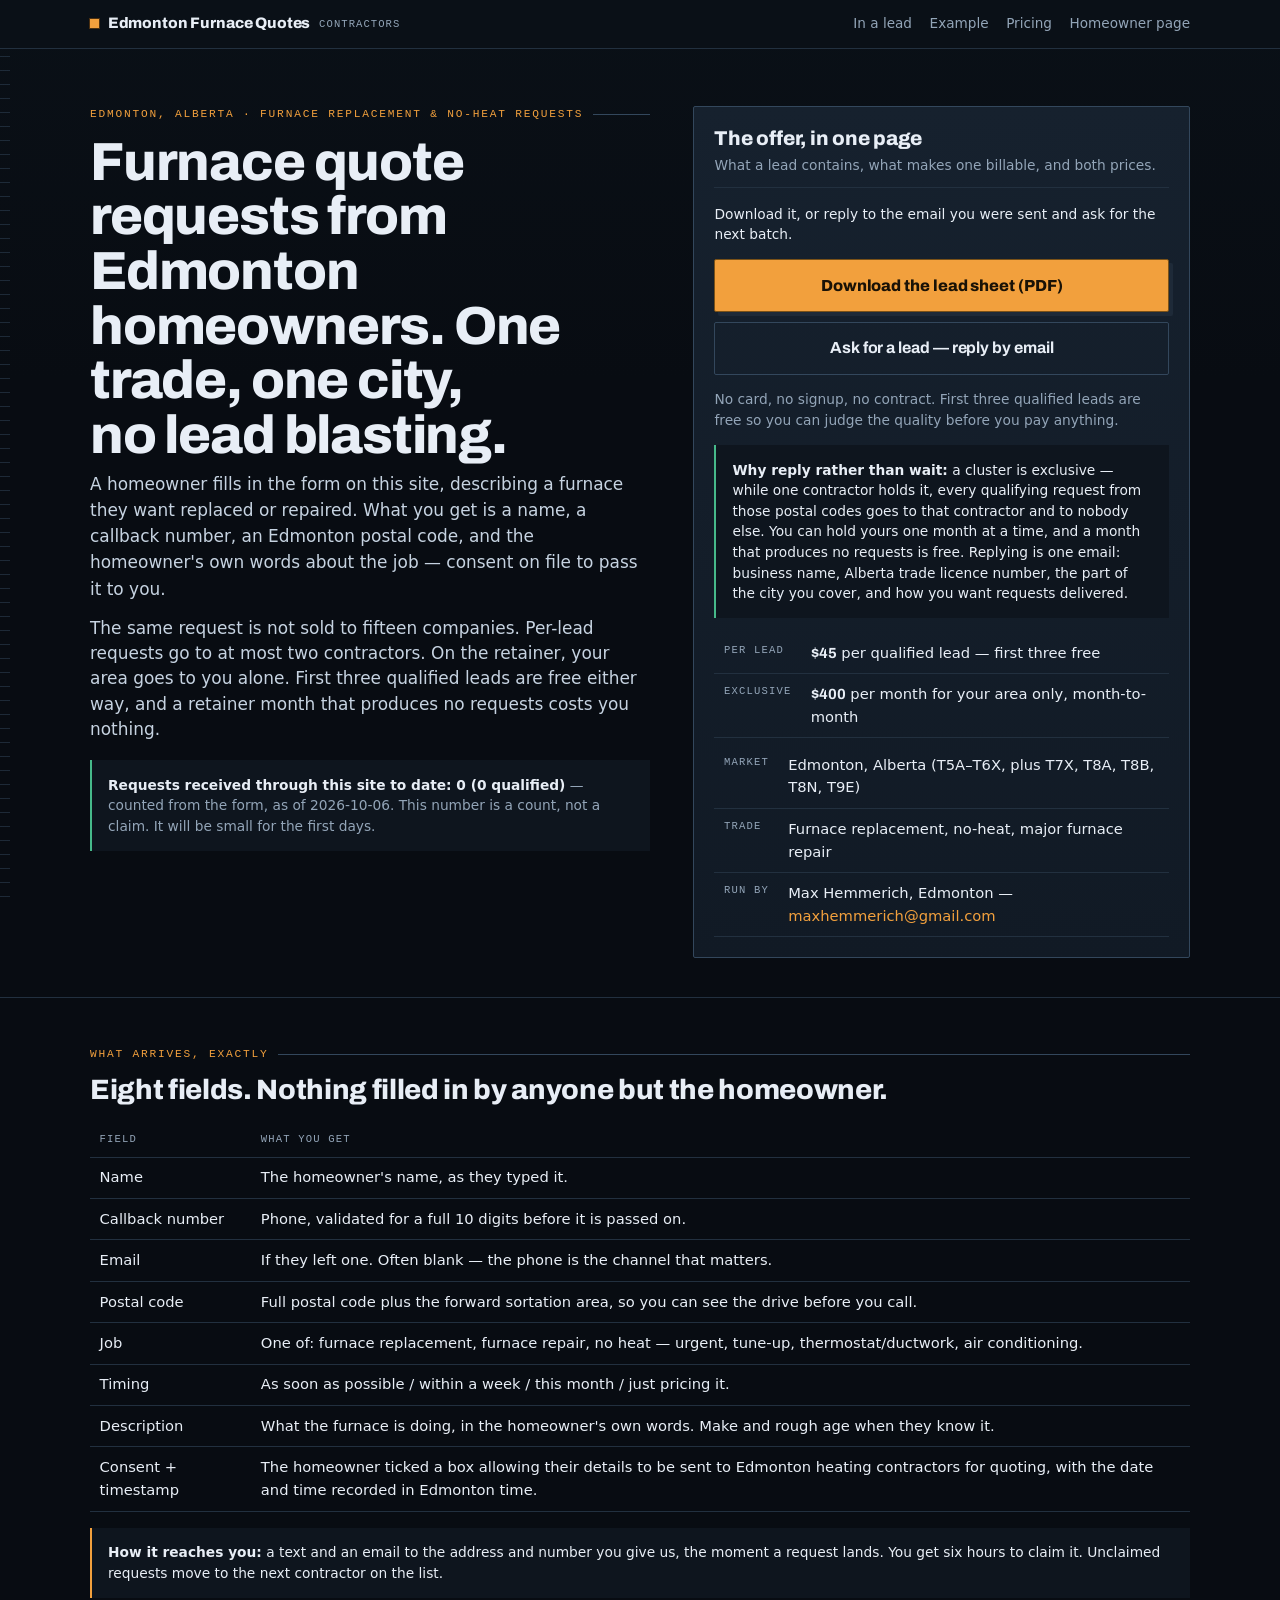
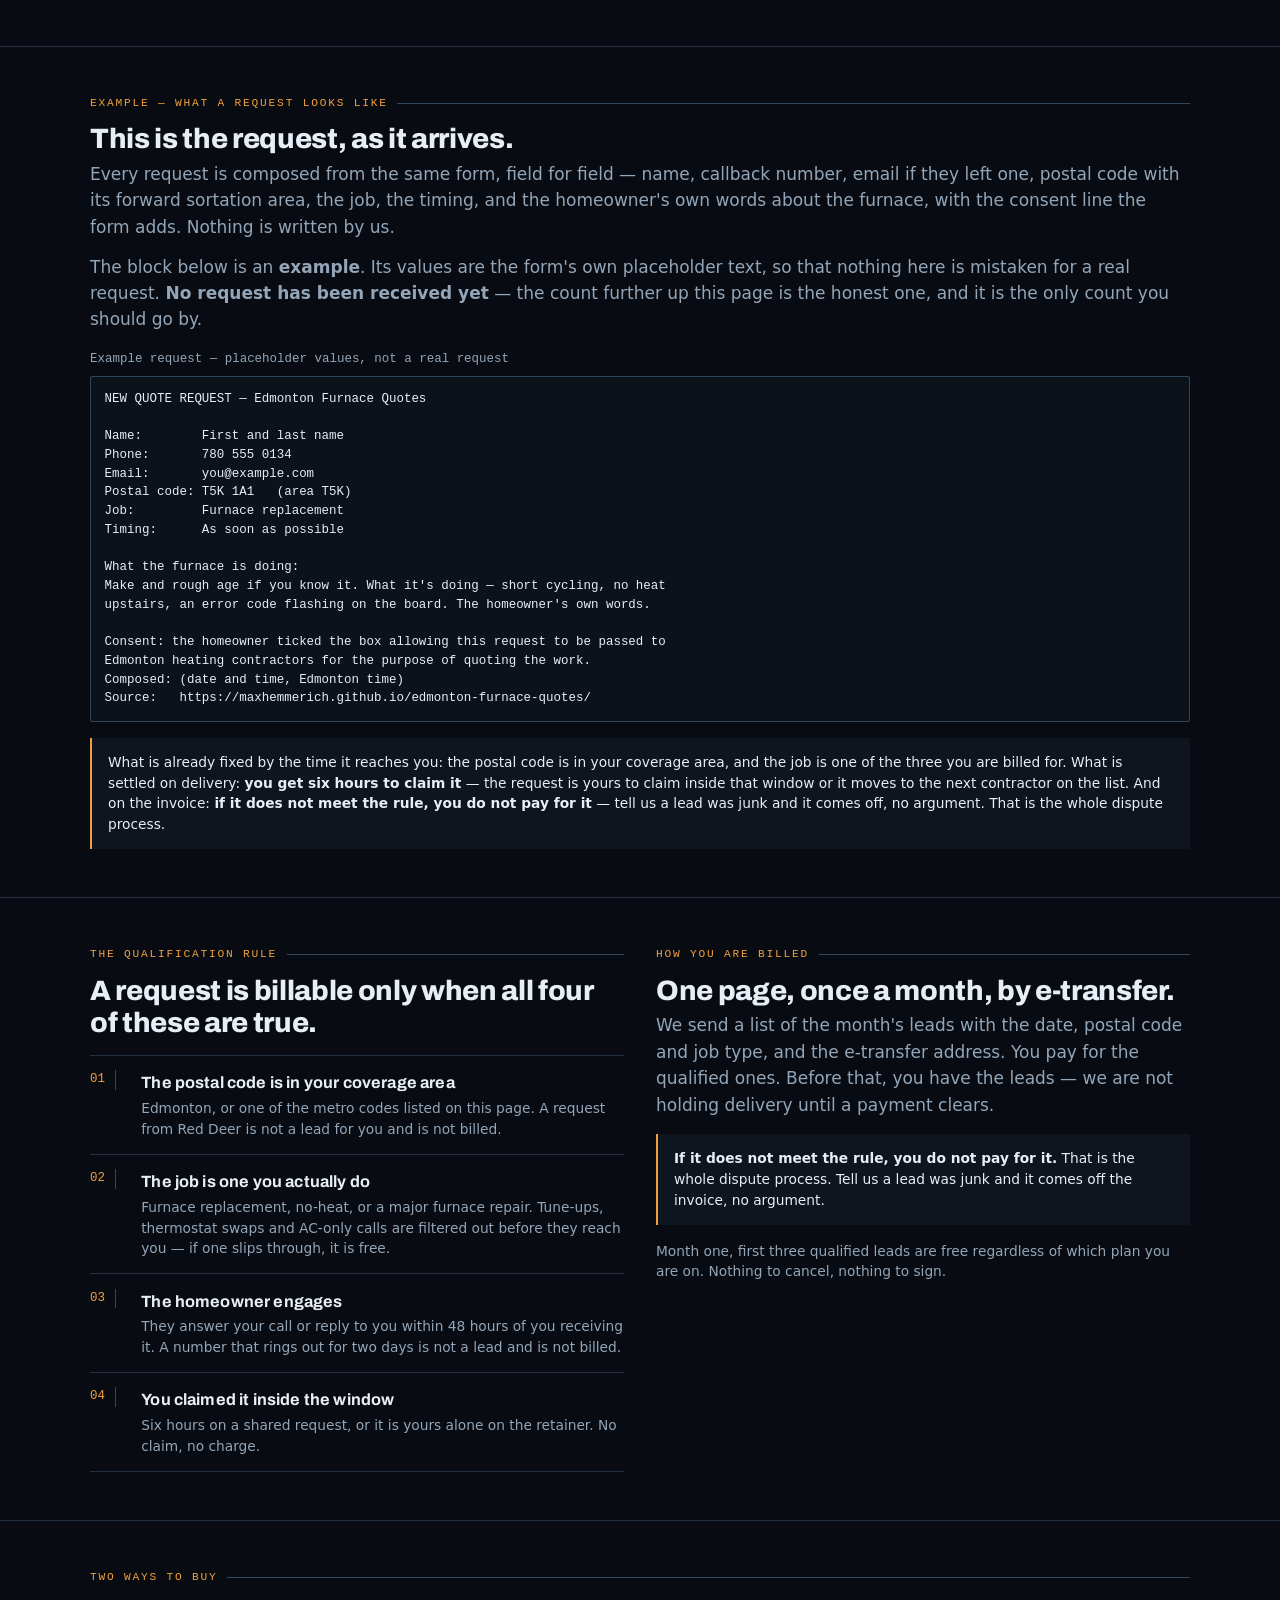
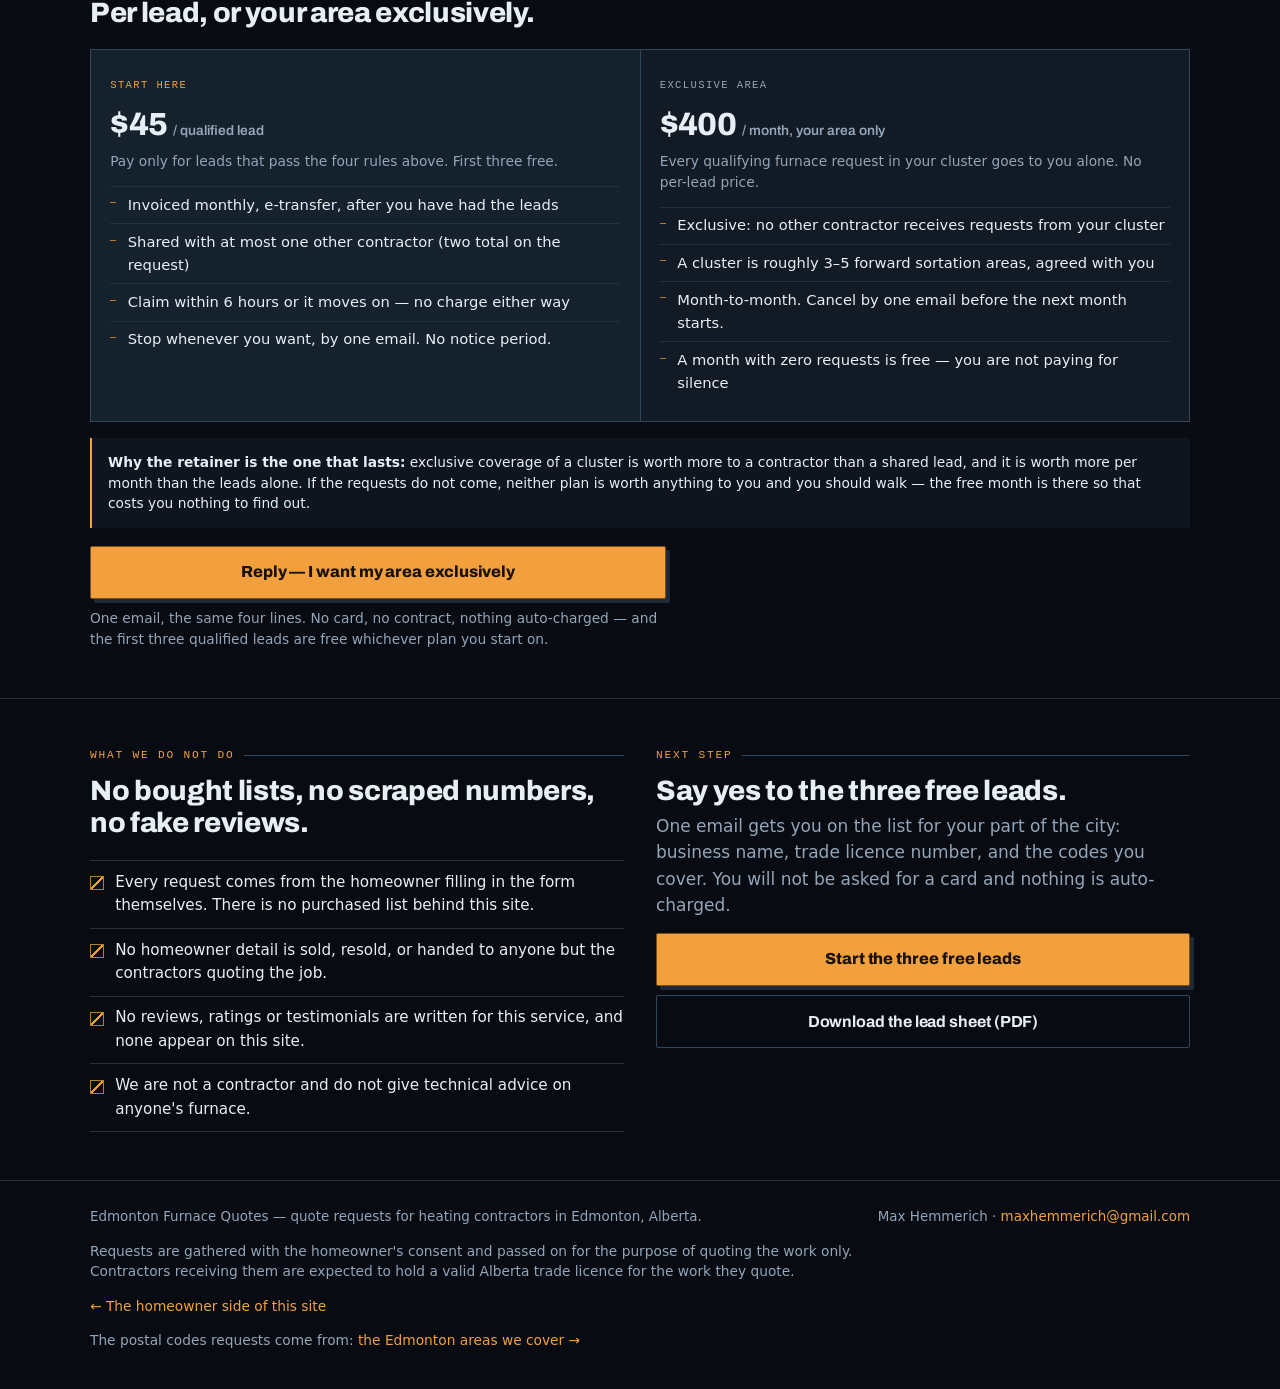
<file: contractors.html>
<!DOCTYPE html>
<html lang="en-CA">
<head>
<meta charset="utf-8">
<meta name="viewport" content="width=device-width, initial-scale=1">
<title>Furnace quote requests, Edmonton — for heating contractors</title>
<meta name="description" content="Exclusive furnace replacement and no-heat quote requests from Edmonton homeowners. $45 per qualified lead, or a flat monthly retainer for your area. Qualification rule stated in full.">
<meta name="robots" content="index,follow">
<link rel="preconnect" href="https://fonts.googleapis.com">
<link rel="preconnect" href="https://fonts.gstatic.com" crossorigin>
<link href="https://fonts.googleapis.com/css2?family=Archivo:wght@600;800&display=swap" rel="stylesheet">
<link rel="stylesheet" href="assets/styles.css">
<link rel="icon" href="assets/favicon.svg" type="image/svg+xml">
<link rel="canonical" href="https://maxhemmerich.github.io/edmonton-furnace-quotes/contractors.html">
<meta property="og:title" content="Furnace quote requests, Edmonton — for heating contractors">
<meta property="og:description" content="Exclusive furnace replacement and no-heat quote requests from Edmonton homeowners. $45 per qualified lead, or a flat monthly retainer for your area.">
<meta property="og:type" content="website">
<meta property="og:url" content="https://maxhemmerich.github.io/edmonton-furnace-quotes/contractors.html">
<meta property="og:image" content="https://maxhemmerich.github.io/edmonton-furnace-quotes/assets/og.png">
<meta property="og:image:width" content="1200">
<meta property="og:image:height" content="630">
<meta property="og:image:alt" content="Edmonton Furnace Quotes — a quote-request service in Edmonton, Alberta.">
<meta name="twitter:card" content="summary_large_image">
</head>
<body>

<div class="top">
  <div class="wrap">
    <span class="brand"><i class="spark"></i>Edmonton Furnace Quotes<small>contractors</small></span>
    <nav>
      <a href="#in-a-lead">In a lead</a>
      <a href="#example">Example</a>
      <a href="#price">Pricing</a>
      <a href="index.html">Homeowner page</a>
    </nav>
  </div>
</div>

<header class="hero">
  <div class="wrap hero-grid">
    <div>
      <p class="eyebrow">Edmonton, Alberta · Furnace replacement &amp; no-heat requests</p>
      <h1>Furnace quote requests from Edmonton homeowners. One trade, one city, no lead blasting.</h1>
      <p class="lede">A homeowner fills in the form on this site, describing a furnace they want replaced or
        repaired. What you get is a name, a callback number, an Edmonton postal code, and the homeowner's own
        words about the job &mdash; consent on file to pass it to you.</p>
      <p class="lede muted small">The same request is not sold to fifteen companies. Per-lead requests go to at most
        two contractors. On the retainer, your area goes to you alone. First three qualified leads are free either
        way, and a retainer month that produces no requests costs you nothing.</p>

      <div class="note ok small" style="margin-top:1.1rem">
        <strong>Requests received through this site to date: <span id="count">&hellip;</span></strong>
        <span class="muted">&mdash; counted from the form, as of <span id="asof">today</span>. This number is a count,
        not a claim. It will be small for the first days.</span>
      </div>
    </div>

    <div class="panel">
      <div class="panel-head">
        <h2>The offer, in one page</h2>
        <p class="small muted">What a lead contains, what makes one billable, and both prices.</p>
      </div>
      <p class="small">Download it, or reply to the email you were sent and ask for the next batch.</p>
      <div class="btn-row" style="margin-top:.9rem">
        <a class="btn" href="assets/edmonton-furnace-lead-sheet.pdf" download>Download the lead sheet (PDF)</a>
        <a class="btn ghost" href="mailto:maxhemmerich@gmail.com?subject=Edmonton%20furnace%20leads%20%E2%80%94%20I%20want%20to%20see%20one&body=Business%20name%3A%0ATrade%20licence%20number%3A%0APart%20of%20the%20city%20you%20cover%3A%0ANumber%20of%20crews%3A%0AHow%20you%20want%20them%20delivered%20(text%2Femail)%3A">Ask for a lead &mdash; reply by email</a>
      </div>
      <p class="small muted" style="margin-top:.9rem">No card, no signup, no contract. First three qualified leads
        are free so you can judge the quality before you pay anything.</p>
      <div class="note ok small" style="margin-top:.9rem">
        <strong>Why reply rather than wait:</strong> a cluster is exclusive &mdash; while one contractor holds it,
        every qualifying request from those postal codes goes to that contractor and to nobody else. You can hold
        yours one month at a time, and a month that produces no requests is free. Replying is one email: business
        name, Alberta trade licence number, the part of the city you cover, and how you want requests delivered.
      </div>
      <table style="margin-top:.9rem">
        <tr><th>Per lead</th><td><strong class="d">$45</strong> per qualified lead &mdash; first three free</td></tr>
        <tr><th>Exclusive</th><td><strong class="d">$400</strong> per month for your area only, month-to-month</td></tr>
      </table>
      <table style="margin-top:.4rem">
        <tr><th>Market</th><td>Edmonton, Alberta (T5A&ndash;T6X, plus T7X, T8A, T8B, T8N, T9E)</td></tr>
        <tr><th>Trade</th><td>Furnace replacement, no-heat, major furnace repair</td></tr>
        <tr><th>Run by</th><td>Max Hemmerich, Edmonton &mdash; <a href="mailto:maxhemmerich@gmail.com">maxhemmerich@gmail.com</a></td></tr>
      </table>
    </div>
  </div>
</header>

<section id="in-a-lead">
  <div class="wrap">
    <p class="eyebrow">What arrives, exactly</p>
    <h2>Eight fields. Nothing filled in by anyone but the homeowner.</h2>
    <table>
      <tr><th>Field</th><th>What you get</th></tr>
      <tr><td>Name</td><td>The homeowner's name, as they typed it.</td></tr>
      <tr><td>Callback number</td><td>Phone, validated for a full 10 digits before it is passed on.</td></tr>
      <tr><td>Email</td><td>If they left one. Often blank &mdash; the phone is the channel that matters.</td></tr>
      <tr><td>Postal code</td><td>Full postal code plus the forward sortation area, so you can see the drive before you call.</td></tr>
      <tr><td>Job</td><td>One of: furnace replacement, furnace repair, no heat &mdash; urgent, tune-up, thermostat/ductwork, air conditioning.</td></tr>
      <tr><td>Timing</td><td>As soon as possible / within a week / this month / just pricing it.</td></tr>
      <tr><td>Description</td><td>What the furnace is doing, in the homeowner's own words. Make and rough age when they know it.</td></tr>
      <tr><td>Consent + timestamp</td><td>The homeowner ticked a box allowing their details to be sent to Edmonton heating contractors for quoting, with the date and time recorded in Edmonton time.</td></tr>
    </table>
    <div class="note small">
      <strong>How it reaches you:</strong> a text and an email to the address and number you give us, the moment a
      request lands. You get six hours to claim it. Unclaimed requests move to the next contractor on the list.
    </div>
  </div>
</section>

<section id="example">
  <div class="wrap">
    <p class="eyebrow">Example &mdash; what a request looks like</p>
    <h2>This is the request, as it arrives.</h2>
    <p class="muted">Every request is composed from the same form, field for field &mdash; name, callback number,
      email if they left one, postal code with its forward sortation area, the job, the timing, and the
      homeowner's own words about the furnace, with the consent line the form adds. Nothing is written by us.</p>
    <p class="muted">The block below is an <strong>example</strong>. Its values are the form's own placeholder
      text, so that nothing here is mistaken for a real request. <strong>No request has been received yet</strong>
      &mdash; the count further up this page is the honest one, and it is the only count you should go by.</p>

    <div style="margin-top:1.1rem">
      <span class="kv" style="display:block;margin-bottom:.4rem">Example request &mdash; placeholder values, not a real request</span>
      <pre style="margin:0;white-space:pre-wrap;font-family:var(--mono);font-size:.78rem;line-height:1.5;color:var(--text);background:#0B1219;border:1px solid var(--line-2);border-radius:var(--r);padding:.8rem .85rem">NEW QUOTE REQUEST — Edmonton Furnace Quotes

Name:        First and last name
Phone:       780 555 0134
Email:       you@example.com
Postal code: T5K 1A1   (area T5K)
Job:         Furnace replacement
Timing:      As soon as possible

What the furnace is doing:
Make and rough age if you know it. What it's doing — short cycling, no heat
upstairs, an error code flashing on the board. The homeowner's own words.

Consent: the homeowner ticked the box allowing this request to be passed to
Edmonton heating contractors for the purpose of quoting the work.
Composed: (date and time, Edmonton time)
Source:   https://maxhemmerich.github.io/edmonton-furnace-quotes/</pre>
    </div>

    <div class="note small">
      What is already fixed by the time it reaches you: the postal code is in your coverage area, and the job is
      one of the three you are billed for. What is settled on delivery: <strong>you get six hours to claim it</strong>
      &mdash; the request is yours to claim inside that window or it moves to the next contractor on the list.
      And on the invoice: <strong>if it does not meet the rule, you do not pay for it</strong> &mdash; tell us a
      lead was junk and it comes off, no argument. That is the whole dispute process.
    </div>
  </div>
</section>

<section id="rule">
  <div class="wrap two">
    <div>
      <p class="eyebrow">The qualification rule</p>
      <h2>A request is billable only when all four of these are true.</h2>
      <ol class="steps">
        <li>
          <h3>The postal code is in your coverage area</h3>
          <p class="muted small">Edmonton, or one of the metro codes listed on this page. A request from Red Deer is
            not a lead for you and is not billed.</p>
        </li>
        <li>
          <h3>The job is one you actually do</h3>
          <p class="muted small">Furnace replacement, no-heat, or a major furnace repair. Tune-ups, thermostat swaps and
            AC-only calls are filtered out before they reach you &mdash; if one slips through, it is free.</p>
        </li>
        <li>
          <h3>The homeowner engages</h3>
          <p class="muted small">They answer your call or reply to you within 48 hours of you receiving it. A number
            that rings out for two days is not a lead and is not billed.</p>
        </li>
        <li>
          <h3>You claimed it inside the window</h3>
          <p class="muted small">Six hours on a shared request, or it is yours alone on the retainer. No claim, no charge.</p>
        </li>
      </ol>
    </div>
    <div>
      <p class="eyebrow">How you are billed</p>
      <h2>One page, once a month, by e-transfer.</h2>
      <p class="muted">We send a list of the month's leads with the date, postal code and job type, and the e-transfer
        address. You pay for the qualified ones. Before that, you have the leads &mdash; we are not holding delivery
        until a payment clears.</p>
      <div class="note small">
        <strong>If it does not meet the rule, you do not pay for it.</strong> That is the whole dispute process.
        Tell us a lead was junk and it comes off the invoice, no argument.
      </div>
      <p class="small muted" style="margin-top:1rem">Month one, first three qualified leads are free regardless of
        which plan you are on. Nothing to cancel, nothing to sign.</p>
    </div>
  </div>
</section>

<section id="price">
  <div class="wrap">
    <p class="eyebrow">Two ways to buy</p>
    <h2>Per lead, or your area exclusively.</h2>
    <div class="plans">
      <div class="plan pick">
        <span class="tag">Start here</span>
        <p class="price">$45 <span>/ qualified lead</span></p>
        <p class="small muted">Pay only for leads that pass the four rules above. First three free.</p>
        <ul>
          <li>Invoiced monthly, e-transfer, after you have had the leads</li>
          <li>Shared with at most one other contractor (two total on the request)</li>
          <li>Claim within 6 hours or it moves on &mdash; no charge either way</li>
          <li>Stop whenever you want, by one email. No notice period.</li>
        </ul>
      </div>
      <div class="plan">
        <span class="tag">Exclusive area</span>
        <p class="price">$400 <span>/ month, your area only</span></p>
        <p class="small muted">Every qualifying furnace request in your cluster goes to you alone. No per-lead price.</p>
        <ul>
          <li>Exclusive: no other contractor receives requests from your cluster</li>
          <li>A cluster is roughly 3&ndash;5 forward sortation areas, agreed with you</li>
          <li>Month-to-month. Cancel by one email before the next month starts.</li>
          <li>A month with zero requests is free &mdash; you are not paying for silence</li>
        </ul>
      </div>
    </div>
    <div class="note small">
      <strong>Why the retainer is the one that lasts:</strong> exclusive coverage of a cluster is worth more to a
      contractor than a shared lead, and it is worth more per month than the leads alone. If the requests do not
      come, neither plan is worth anything to you and you should walk &mdash; the free month is there so that costs
      you nothing to find out.
    </div>
    <div style="margin-top:1.1rem;max-width:36rem">
      <a class="btn" href="mailto:maxhemmerich@gmail.com?subject=Edmonton%20furnace%20leads%20%E2%80%94%20exclusive%20area&body=Business%20name%3A%0AAlberta%20trade%20licence%20number%3A%0APart%20of%20the%20city%20you%20cover%3A%0ANumber%20of%20crews%3A%0AHow%20you%20want%20requests%20delivered%20(text%2Femail)%3A%0A%0AI%20want%20my%20part%20of%20the%20city%20exclusively.">Reply &mdash; I want my area exclusively</a>
      <p class="small muted" style="margin:.6rem 0 0">One email, the same four lines. No card, no contract, nothing
        auto-charged &mdash; and the first three qualified leads are free whichever plan you start on.</p>
    </div>
  </div>
</section>

<section>
  <div class="wrap two">
    <div>
      <p class="eyebrow">What we do not do</p>
      <h2>No bought lists, no scraped numbers, no fake reviews.</h2>
      <ul class="checks">
        <li><i class="tick"></i><span>Every request comes from the homeowner filling in the form themselves. There is no
          purchased list behind this site.</span></li>
        <li><i class="tick"></i><span>No homeowner detail is sold, resold, or handed to anyone but the contractors quoting
          the job.</span></li>
        <li><i class="tick"></i><span>No reviews, ratings or testimonials are written for this service, and none appear
          on this site.</span></li>
        <li><i class="tick"></i><span>We are not a contractor and do not give technical advice on anyone's furnace.</span></li>
      </ul>
    </div>
    <div>
      <p class="eyebrow">Next step</p>
      <h2>Say yes to the three free leads.</h2>
      <p class="muted">One email gets you on the list for your part of the city: business name, trade licence number,
        and the codes you cover. You will not be asked for a card and nothing is auto-charged.</p>
      <div class="btn-row" style="margin-top:.9rem">
        <a class="btn" href="mailto:maxhemmerich@gmail.com?subject=Edmonton%20furnace%20leads%20%E2%80%94%20I%20want%20to%20see%20one&body=Business%20name%3A%0ATrade%20licence%20number%3A%0APart%20of%20the%20city%20you%20cover%3A%0ANumber%20of%20crews%3A%0AHow%20you%20want%20them%20delivered%20(text%2Femail)%3A">Start the three free leads</a>
        <a class="btn ghost" href="assets/edmonton-furnace-lead-sheet.pdf" download>Download the lead sheet (PDF)</a>
      </div>
    </div>
  </div>
</section>

<footer>
  <div class="wrap">
    <div class="frow">
      <span>Edmonton Furnace Quotes &mdash; quote requests for heating contractors in Edmonton, Alberta.</span>
      <span>Max Hemmerich &middot; <a href="mailto:maxhemmerich@gmail.com">maxhemmerich@gmail.com</a></span>
    </div>
    <p class="small" style="margin-top:.8rem;max-width:60em">Requests are gathered with the homeowner's consent and passed
      on for the purpose of quoting the work only. Contractors receiving them are expected to hold a valid Alberta trade
      licence for the work they quote.</p>
    <p class="small" style="margin-top:.6rem"><a href="index.html">&larr; The homeowner side of this site</a></p>
    <p class="small" style="margin-top:.6rem">The postal codes requests come from: <a href="service-areas.html">the Edmonton
      areas we cover &rarr;</a></p>
  </div>
</footer>

<script>
  fetch("assets/requests.json", { cache: "no-store" })
    .then(function (r) { return r.json(); })
    .then(function (d) {
      document.getElementById("count").textContent =
        d.received_total + " (" + d.qualified_total + " qualified)";
      document.getElementById("asof").textContent = d.as_of;
    })
    .catch(function () {
      document.getElementById("count").textContent = "counter unavailable";
      document.getElementById("asof").textContent = "(file not readable)";
    });
</script>
<script src="assets/counter.js" data-counter="contractors"></script>
</body>
</html>
</file>
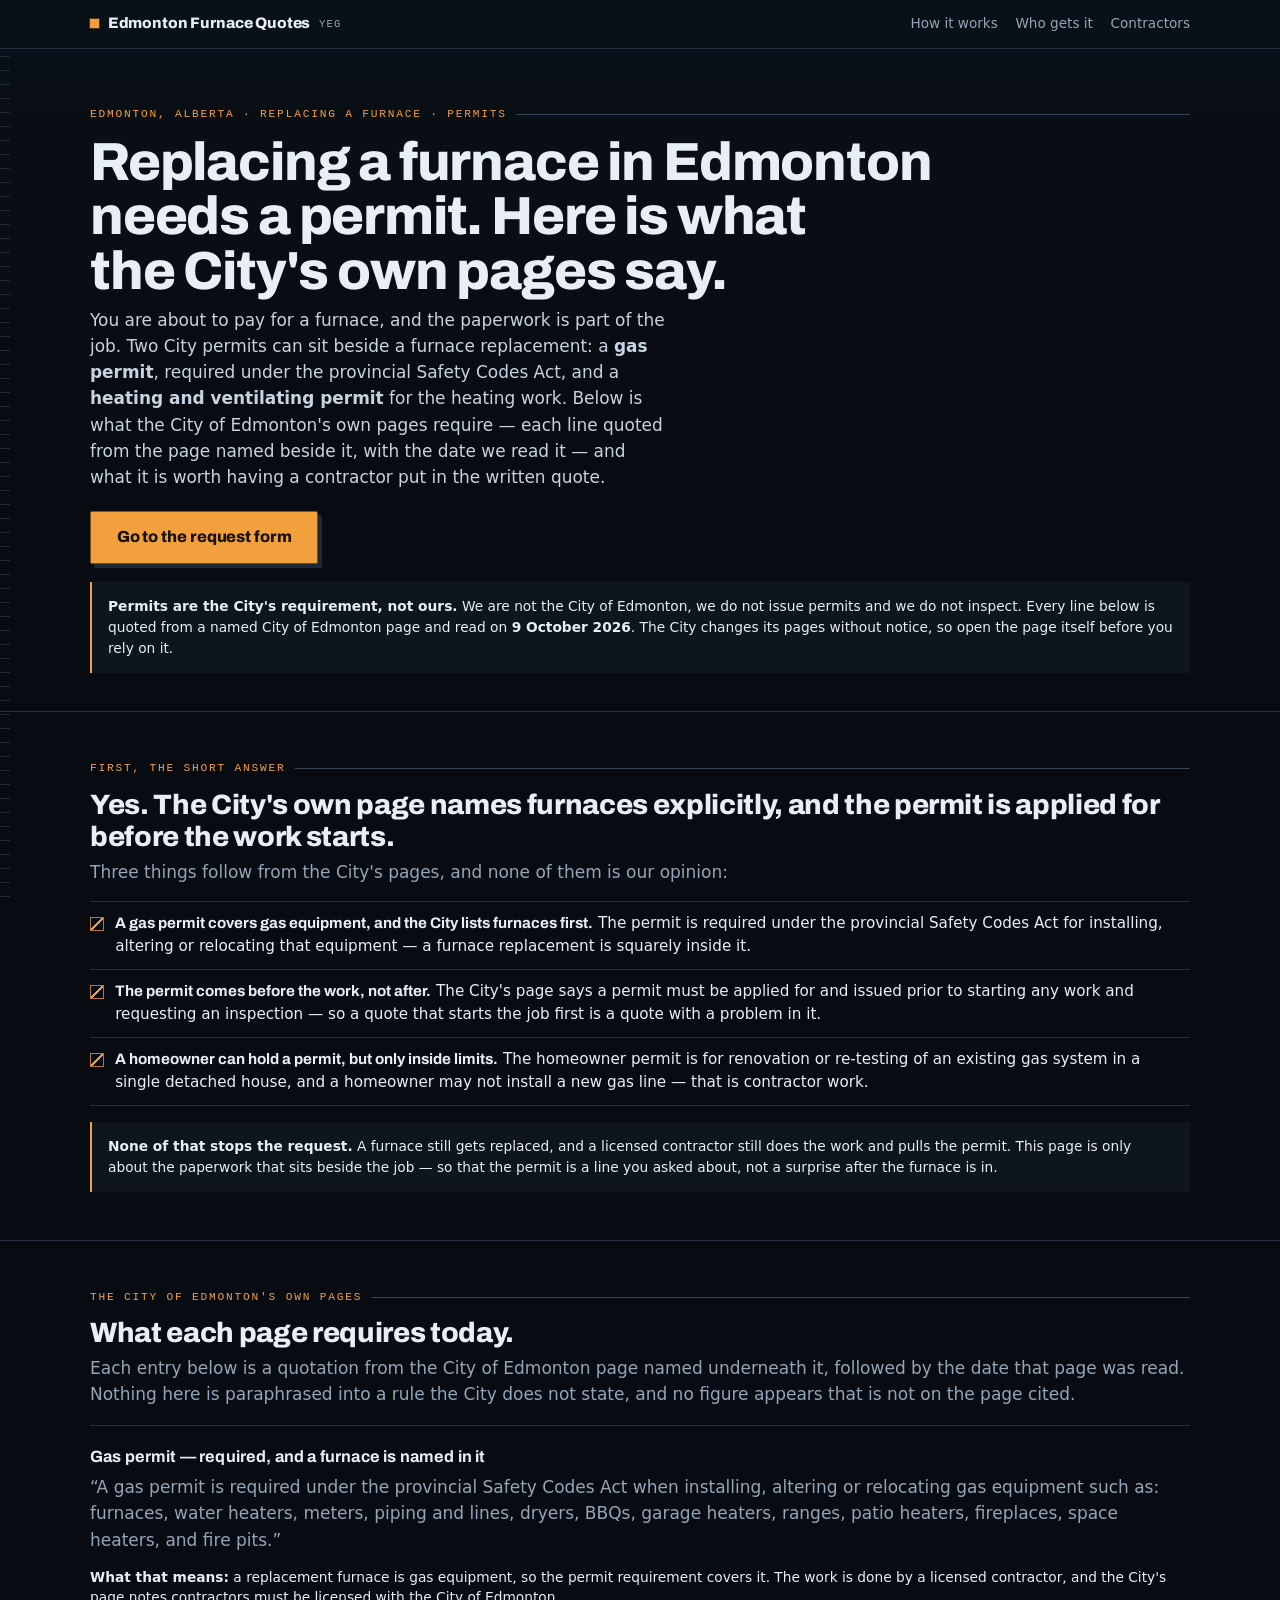
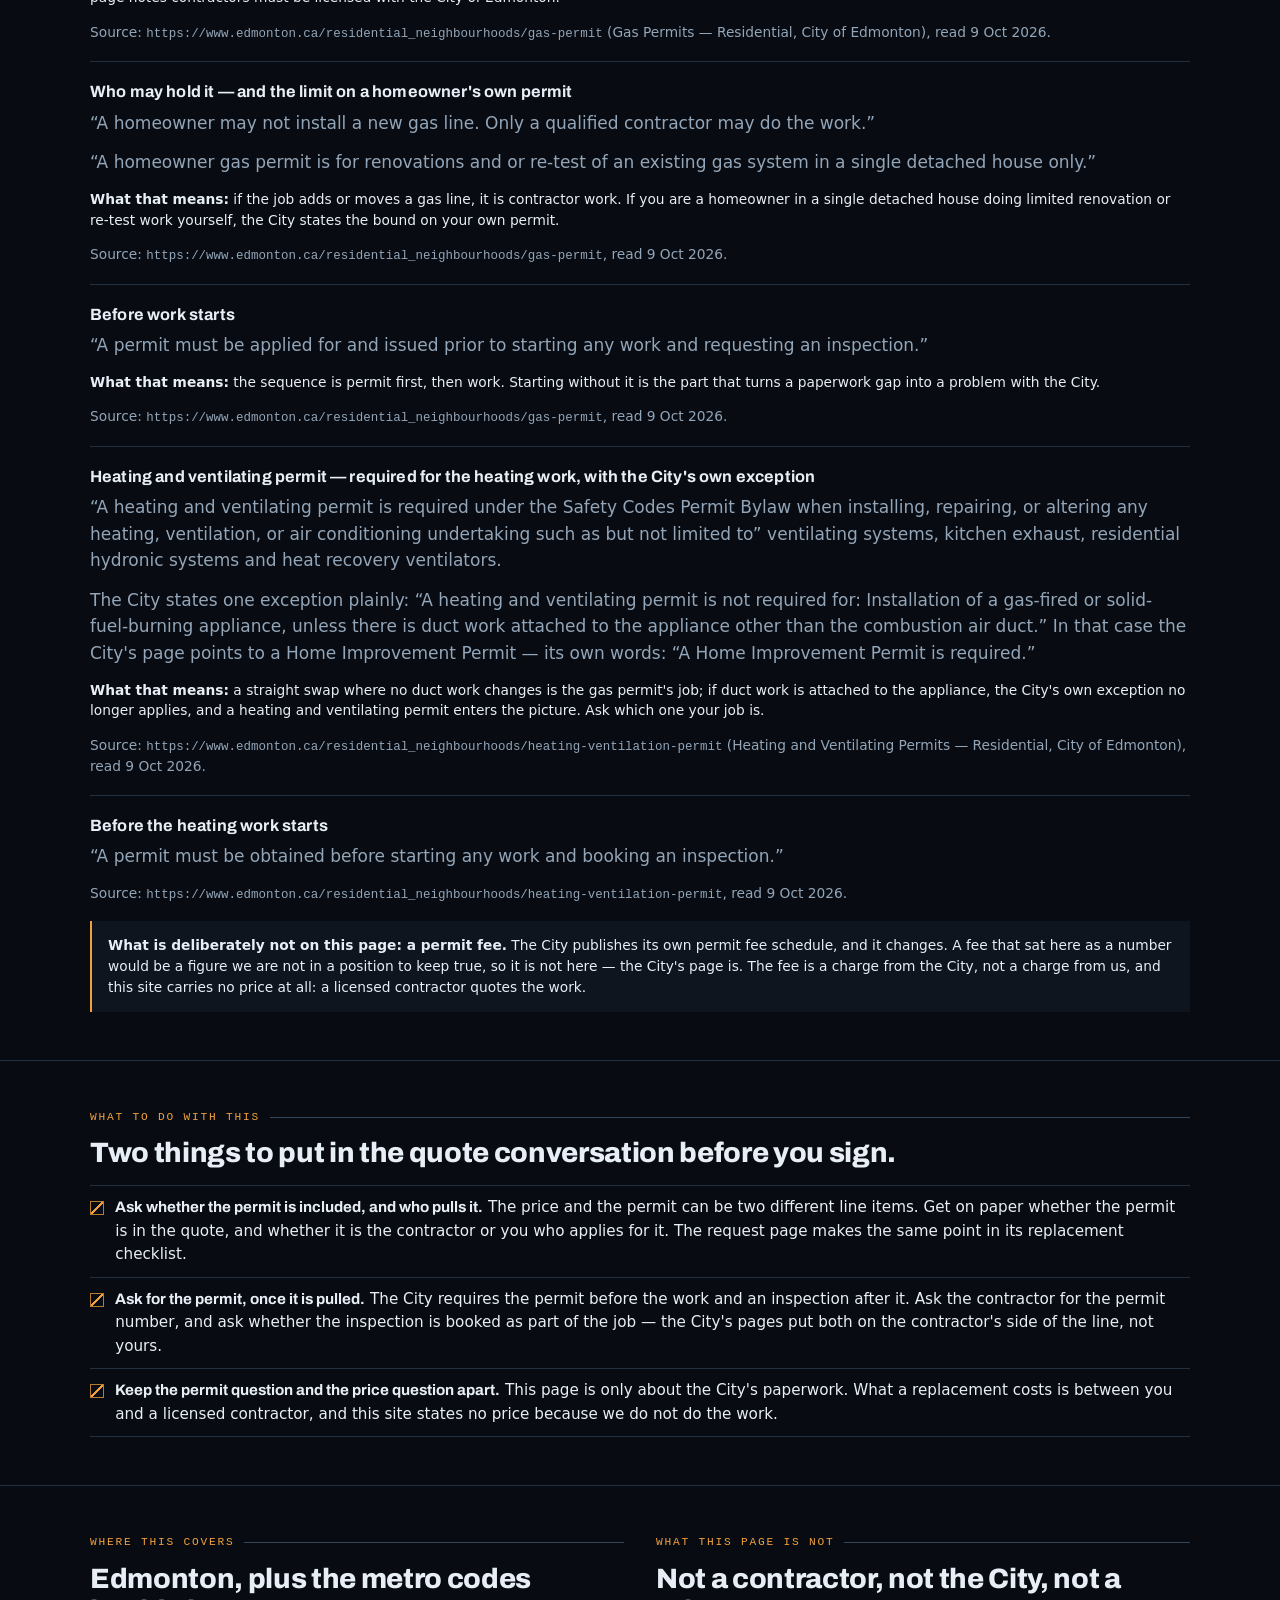
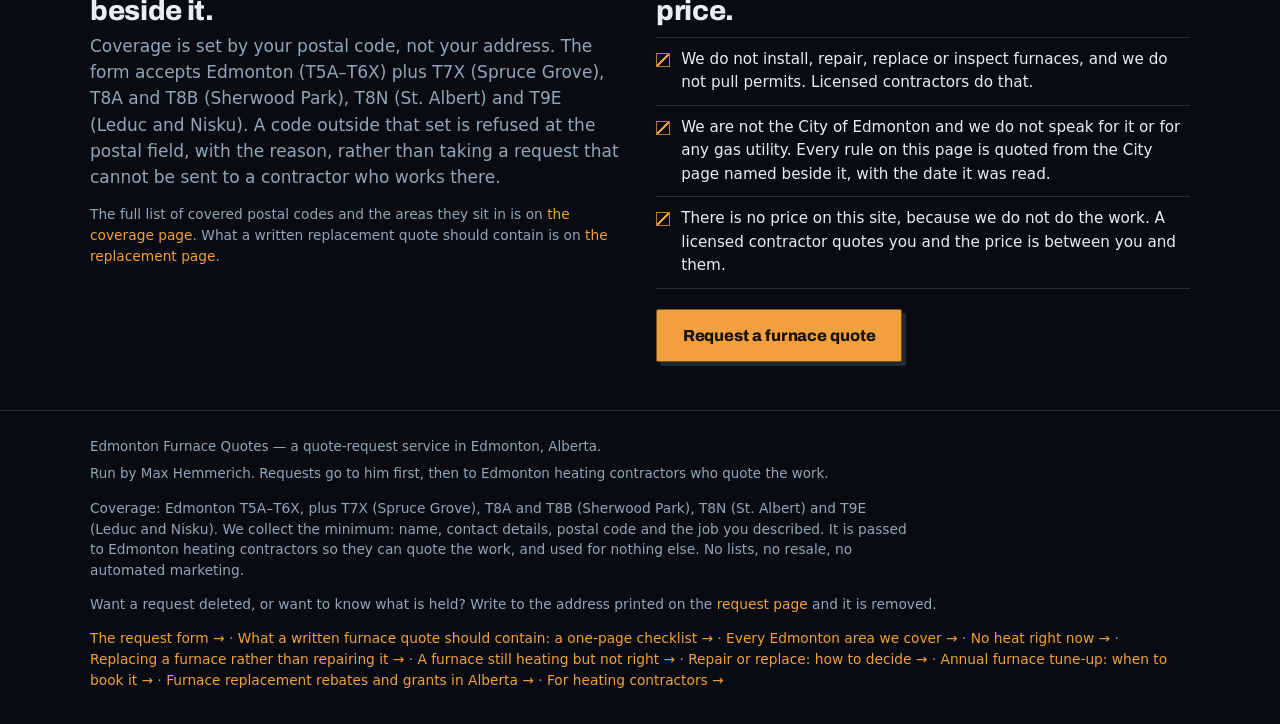
<file: furnace-permit-edmonton.html>
<!DOCTYPE html>
<html lang="en-CA">
<head>
<meta charset="utf-8">
<meta name="viewport" content="width=device-width, initial-scale=1">
<title>Does a furnace replacement need a permit in Edmonton? What the City says</title>
<meta name="description" content="A furnace replacement in Edmonton touches City permits: a gas permit under the provincial Safety Codes Act, and a heating-and-ventilating permit for the heating work. What the City's own pages require, each line quoted with its source page and the date it was read — plus what to ask a contractor to put in the quote.">
<meta name="robots" content="index,follow">
<link rel="preconnect" href="https://fonts.googleapis.com">
<link rel="preconnect" href="https://fonts.gstatic.com" crossorigin>
<link href="https://fonts.googleapis.com/css2?family=Archivo:wght@600;800&display=swap" rel="stylesheet">
<link rel="stylesheet" href="assets/styles.css">
<link rel="icon" href="assets/favicon.svg" type="image/svg+xml">
<link rel="canonical" href="https://maxhemmerich.github.io/edmonton-furnace-quotes/furnace-permit-edmonton.html">
<meta property="og:title" content="Does a furnace replacement need a permit in Edmonton? What the City says">
<meta property="og:description" content="The City permits that sit beside a furnace replacement in Edmonton, each quoted from a named City of Edmonton page with the date it was read.">
<meta property="og:type" content="website">
<meta property="og:url" content="https://maxhemmerich.github.io/edmonton-furnace-quotes/furnace-permit-edmonton.html">
<meta property="og:image" content="https://maxhemmerich.github.io/edmonton-furnace-quotes/assets/og.png">
<meta property="og:image:width" content="1200">
<meta property="og:image:height" content="630">
<meta property="og:image:alt" content="Edmonton Furnace Quotes — a quote-request service in Edmonton, Alberta.">
<meta name="twitter:card" content="summary_large_image">
</head>
<body>

<div class="top">
  <div class="wrap">
    <a class="brand" href="index.html"><i class="spark"></i>Edmonton Furnace Quotes<small>YEG</small></a>
    <nav>
      <a href="index.html#how">How it works</a>
      <a href="index.html#who">Who gets it</a>
      <a href="contractors.html">Contractors</a>
    </nav>
  </div>
</div>

<header class="hero">
  <div class="wrap">
    <p class="eyebrow">Edmonton, Alberta &middot; Replacing a furnace &middot; Permits</p>
    <h1>Replacing a furnace in Edmonton needs a permit. Here is what the City's own pages say.</h1>
    <p class="lede">You are about to pay for a furnace, and the paperwork is part of the job. Two City permits
      can sit beside a furnace replacement: a <strong>gas permit</strong>, required under the provincial Safety
      Codes Act, and a <strong>heating and ventilating permit</strong> for the heating work. Below is what the
      City of Edmonton's own pages require &mdash; each line quoted from the page named beside it, with the date
      we read it &mdash; and what it is worth having a contractor put in the written quote.</p>

    <div style="margin-top:1.3rem">
      <a class="btn" href="index.html#request" style="display:inline-block;width:auto;padding-inline:1.6rem">Go to the request form</a>
    </div>

    <div class="note small" style="margin-top:1.1rem">
      <strong>Permits are the City's requirement, not ours.</strong> We are not the City of Edmonton, we do not
      issue permits and we do not inspect. Every line below is quoted from a named City of Edmonton page and read
      on <strong>9&nbsp;October&nbsp;2026</strong>. The City changes its pages without notice, so open the page
      itself before you rely on it.
    </div>
  </div>
</header>

<section id="short">
  <div class="wrap">
    <p class="eyebrow">First, the short answer</p>
    <h2>Yes. The City's own page names furnaces explicitly, and the permit is applied for before the work starts.</h2>
    <p class="muted">Three things follow from the City's pages, and none of them is our opinion:</p>

    <ul class="checks" style="margin-top:1rem">
      <li><i class="tick"></i><span><strong class="d">A gas permit covers gas equipment, and the City lists
        furnaces first.</strong> The permit is required under the provincial Safety Codes Act for installing,
        altering or relocating that equipment &mdash; a furnace replacement is squarely inside it.</span></li>
      <li><i class="tick"></i><span><strong class="d">The permit comes before the work, not after.</strong> The
        City's page says a permit must be applied for and issued prior to starting any work and requesting an
        inspection &mdash; so a quote that starts the job first is a quote with a problem in it.</span></li>
      <li><i class="tick"></i><span><strong class="d">A homeowner can hold a permit, but only inside limits.</strong>
        The homeowner permit is for renovation or re-testing of an existing gas system in a single detached house,
        and a homeowner may not install a new gas line &mdash; that is contractor work.</span></li>
    </ul>

    <div class="note small">
      <strong>None of that stops the request.</strong> A furnace still gets replaced, and a licensed contractor
      still does the work and pulls the permit. This page is only about the paperwork that sits beside the job
      &mdash; so that the permit is a line you asked about, not a surprise after the furnace is in.
    </div>
  </div>
</section>

<section id="city">
  <div class="wrap">
    <p class="eyebrow">The City of Edmonton's own pages</p>
    <h2>What each page requires today.</h2>
    <p class="muted">Each entry below is a quotation from the City of Edmonton page named underneath it, followed
      by the date that page was read. Nothing here is paraphrased into a rule the City does not state, and no
      figure appears that is not on the page cited.</p>

    <div style="border-top:1px solid var(--line); padding-top:1.1rem; margin-top:1.1rem">
      <h3>Gas permit &mdash; required, and a furnace is named in it</h3>
      <p class="muted">&ldquo;A gas permit is required under the provincial Safety Codes Act when installing,
        altering or relocating gas equipment such as: furnaces, water heaters, meters, piping and lines, dryers,
        BBQs, garage heaters, ranges, patio heaters, fireplaces, space heaters, and fire pits.&rdquo;</p>
      <p class="small"><strong>What that means:</strong> a replacement furnace is gas equipment, so the permit
        requirement covers it. The work is done by a licensed contractor, and the City's page notes contractors
        must be licensed with the City of Edmonton.</p>
      <p class="small muted" style="overflow-wrap:anywhere">Source:
        <a class="kv" href="https://www.edmonton.ca/residential_neighbourhoods/gas-permit">https://www.edmonton.ca/residential_neighbourhoods/gas-permit</a>
        (Gas Permits &mdash; Residential, City of Edmonton), read 9&nbsp;Oct&nbsp;2026.</p>
    </div>

    <div style="border-top:1px solid var(--line); padding-top:1.1rem; margin-top:1.1rem">
      <h3>Who may hold it &mdash; and the limit on a homeowner's own permit</h3>
      <p class="muted">&ldquo;A homeowner may not install a new gas line. Only a qualified contractor may do the
        work.&rdquo;</p>
      <p class="muted">&ldquo;A homeowner gas permit is for renovations and or re-test of an existing gas system
        in a single detached house only.&rdquo;</p>
      <p class="small"><strong>What that means:</strong> if the job adds or moves a gas line, it is contractor
        work. If you are a homeowner in a single detached house doing limited renovation or re-test work
        yourself, the City states the bound on your own permit.</p>
      <p class="small muted" style="overflow-wrap:anywhere">Source:
        <a class="kv" href="https://www.edmonton.ca/residential_neighbourhoods/gas-permit">https://www.edmonton.ca/residential_neighbourhoods/gas-permit</a>,
        read 9&nbsp;Oct&nbsp;2026.</p>
    </div>

    <div style="border-top:1px solid var(--line); padding-top:1.1rem; margin-top:1.1rem">
      <h3>Before work starts</h3>
      <p class="muted">&ldquo;A permit must be applied for and issued prior to starting any work and requesting
        an inspection.&rdquo;</p>
      <p class="small"><strong>What that means:</strong> the sequence is permit first, then work. Starting without
        it is the part that turns a paperwork gap into a problem with the City.</p>
      <p class="small muted" style="overflow-wrap:anywhere">Source:
        <a class="kv" href="https://www.edmonton.ca/residential_neighbourhoods/gas-permit">https://www.edmonton.ca/residential_neighbourhoods/gas-permit</a>,
        read 9&nbsp;Oct&nbsp;2026.</p>
    </div>

    <div style="border-top:1px solid var(--line); padding-top:1.1rem; margin-top:1.1rem">
      <h3>Heating and ventilating permit &mdash; required for the heating work, with the City's own exception</h3>
      <p class="muted">&ldquo;A heating and ventilating permit is required under the Safety Codes Permit Bylaw
        when installing, repairing, or altering any heating, ventilation, or air conditioning undertaking such as
        but not limited to&rdquo; ventilating systems, kitchen exhaust, residential hydronic systems and heat
        recovery ventilators.</p>
      <p class="muted">The City states one exception plainly: &ldquo;A heating and ventilating permit is not
        required for: Installation of a gas-fired or solid-fuel-burning appliance, unless there is duct work
        attached to the appliance other than the combustion air duct.&rdquo; In that case the City's page points to
        a Home Improvement Permit &mdash; its own words: &ldquo;A Home Improvement Permit is
        required.&rdquo;</p>
      <p class="small"><strong>What that means:</strong> a straight swap where no duct work changes is the gas
        permit's job; if duct work is attached to the appliance, the City's own exception no longer applies, and a
        heating and ventilating permit enters the picture. Ask which one your job is.</p>
      <p class="small muted" style="overflow-wrap:anywhere">Source:
        <a class="kv" href="https://www.edmonton.ca/residential_neighbourhoods/heating-ventilation-permit">https://www.edmonton.ca/residential_neighbourhoods/heating-ventilation-permit</a>
        (Heating and Ventilating Permits &mdash; Residential, City of Edmonton), read 9&nbsp;Oct&nbsp;2026.</p>
    </div>

    <div style="border-top:1px solid var(--line); padding-top:1.1rem; margin-top:1.1rem">
      <h3>Before the heating work starts</h3>
      <p class="muted">&ldquo;A permit must be obtained before starting any work and booking an
        inspection.&rdquo;</p>
      <p class="small muted" style="overflow-wrap:anywhere">Source:
        <a class="kv" href="https://www.edmonton.ca/residential_neighbourhoods/heating-ventilation-permit">https://www.edmonton.ca/residential_neighbourhoods/heating-ventilation-permit</a>,
        read 9&nbsp;Oct&nbsp;2026.</p>
    </div>

    <div class="note small">
      <strong>What is deliberately not on this page: a permit fee.</strong> The City publishes its own permit fee
      schedule, and it changes. A fee that sat here as a number would be a figure we are not in a position to keep
      true, so it is not here &mdash; the City's page is. The fee is a charge from the City, not a charge from us,
      and this site carries no price at all: a licensed contractor quotes the work.
    </div>
  </div>
</section>

<section id="you">
  <div class="wrap">
    <p class="eyebrow">What to do with this</p>
    <h2>Two things to put in the quote conversation before you sign.</h2>

    <ul class="checks" style="margin-top:1rem">
      <li><i class="tick"></i><span><strong class="d">Ask whether the permit is included, and who pulls
        it.</strong> The price and the permit can be two different line items. Get on paper whether the permit is
        in the quote, and whether it is the contractor or you who applies for it. The request page makes the same
        point in its replacement checklist.</span></li>
      <li><i class="tick"></i><span><strong class="d">Ask for the permit, once it is pulled.</strong> The City
        requires the permit before the work and an inspection after it. Ask the contractor for the permit number,
        and ask whether the inspection is booked as part of the job &mdash; the City's pages put both on the
        contractor's side of the line, not yours.</span></li>
      <li><i class="tick"></i><span><strong class="d">Keep the permit question and the price question
        apart.</strong> This page is only about the City's paperwork. What a replacement costs is between you and
        a licensed contractor, and this site states no price because we do not do the work.</span></li>
    </ul>
  </div>
</section>

<section id="where">
  <div class="wrap two">
    <div>
      <p class="eyebrow">Where this covers</p>
      <h2>Edmonton, plus the metro codes beside it.</h2>
      <p class="muted">Coverage is set by your postal code, not your address. The form accepts Edmonton
        (T5A&ndash;T6X) plus T7X (Spruce Grove), T8A and T8B (Sherwood Park), T8N (St. Albert) and T9E (Leduc and
        Nisku). A code outside that set is refused at the postal field, with the reason, rather than taking a
        request that cannot be sent to a contractor who works there.</p>
      <p class="small muted">The full list of covered postal codes and the areas they sit in is on
        <a href="service-areas.html">the coverage page</a>. What a written replacement quote should contain is on
        <a href="furnace-replacement.html">the replacement page</a>.</p>
    </div>
    <div>
      <p class="eyebrow">What this page is not</p>
      <h2>Not a contractor, not the City, not a price.</h2>
      <ul class="checks" style="margin-top:.6rem">
        <li><i class="tick"></i><span>We do not install, repair, replace or inspect furnaces, and we do not pull
          permits. Licensed contractors do that.</span></li>
        <li><i class="tick"></i><span>We are not the City of Edmonton and we do not speak for it or for any gas
          utility. Every rule on this page is quoted from the City page named beside it, with the date it was
          read.</span></li>
        <li><i class="tick"></i><span>There is no price on this site, because we do not do the work. A licensed
          contractor quotes you and the price is between you and them.</span></li>
      </ul>
      <div style="margin-top:1.3rem">
        <a class="btn" href="index.html#request" style="display:inline-block;width:auto;padding-inline:1.6rem">Request a furnace quote</a>
      </div>
    </div>
  </div>
</section>

<footer>
  <div class="wrap">
    <div class="frow">
      <span>Edmonton Furnace Quotes &mdash; a quote-request service in Edmonton, Alberta.</span>
      <span>Run by Max Hemmerich. Requests go to him first, then to Edmonton heating contractors who quote the work.</span>
    </div>
    <p class="small" style="margin-top:.8rem;max-width:60em">Coverage: Edmonton T5A&ndash;T6X, plus T7X (Spruce Grove),
      T8A and T8B (Sherwood Park), T8N (St. Albert) and T9E (Leduc and Nisku). We collect the minimum: name, contact
      details, postal code and the job you described. It is passed to Edmonton heating contractors so they can quote
      the work, and used for nothing else. No lists, no resale, no automated marketing.</p>
    <p class="small" style="margin-top:.6rem">Want a request deleted, or want to know what is held? Write to the
      address printed on the <a href="index.html#who">request page</a> and it is removed.</p>
    <p class="small" style="margin-top:.6rem"><a href="index.html#request">The request form &rarr;</a> &middot;
      <a href="furnace-quote-checklist.html">What a written furnace quote should contain: a one-page checklist &rarr;</a> &middot;
      <a href="service-areas.html">Every Edmonton area we cover &rarr;</a> &middot;
      <a href="no-heat.html">No heat right now &rarr;</a> &middot;
      <a href="furnace-replacement.html">Replacing a furnace rather than repairing it &rarr;</a> &middot;
      <a href="furnace-repair.html">A furnace still heating but not right &rarr;</a> &middot;
      <a href="repair-or-replace.html">Repair or replace: how to decide &rarr;</a> &middot;
      <a href="furnace-tune-up.html">Annual furnace tune-up: when to book it &rarr;</a> &middot;
      <a href="alberta-furnace-rebates.html">Furnace replacement rebates and grants in Alberta &rarr;</a> &middot;
      <a href="contractors.html">For heating contractors &rarr;</a></p>
  </div>
</footer>

<script type="application/ld+json">
{
  "@context": "https://schema.org",
  "@type": "FAQPage",
  "mainEntity": [
    {
      "@type": "Question",
      "name": "Does replacing a furnace in Edmonton need a permit?",
      "acceptedAnswer": {
        "@type": "Answer",
        "text": "A gas permit is required under the provincial Safety Codes Act when installing, altering or relocating gas equipment such as: furnaces, water heaters, meters, piping and lines, dryers, BBQs, garage heaters, ranges, patio heaters, fireplaces, space heaters, and fire pits."
      }
    },
    {
      "@type": "Question",
      "name": "Who can apply for the gas permit?",
      "acceptedAnswer": {
        "@type": "Answer",
        "text": "A homeowner may not install a new gas line. Only a qualified contractor may do the work."
      }
    },
    {
      "@type": "Question",
      "name": "When does the permit have to be issued?",
      "acceptedAnswer": {
        "@type": "Answer",
        "text": "A permit must be applied for and issued prior to starting any work and requesting an inspection."
      }
    },
    {
      "@type": "Question",
      "name": "Can a homeowner hold a gas permit themselves?",
      "acceptedAnswer": {
        "@type": "Answer",
        "text": "A homeowner gas permit is for renovations and or re-test of an existing gas system in a single detached house only."
      }
    },
    {
      "@type": "Question",
      "name": "Is a heating and ventilating permit needed as well?",
      "acceptedAnswer": {
        "@type": "Answer",
        "text": "A heating and ventilating permit is not required for: Installation of a gas-fired or solid-fuel-burning appliance, unless there is duct work attached to the appliance other than the combustion air duct."
      }
    },
    {
      "@type": "Question",
      "name": "When can the heating work start?",
      "acceptedAnswer": {
        "@type": "Answer",
        "text": "A permit must be obtained before starting any work and booking an inspection."
      }
    }
  ]
}
</script>

<script src="assets/counter.js" data-counter="furnace-permit-edmonton"></script>
</body>
</html>
</file>
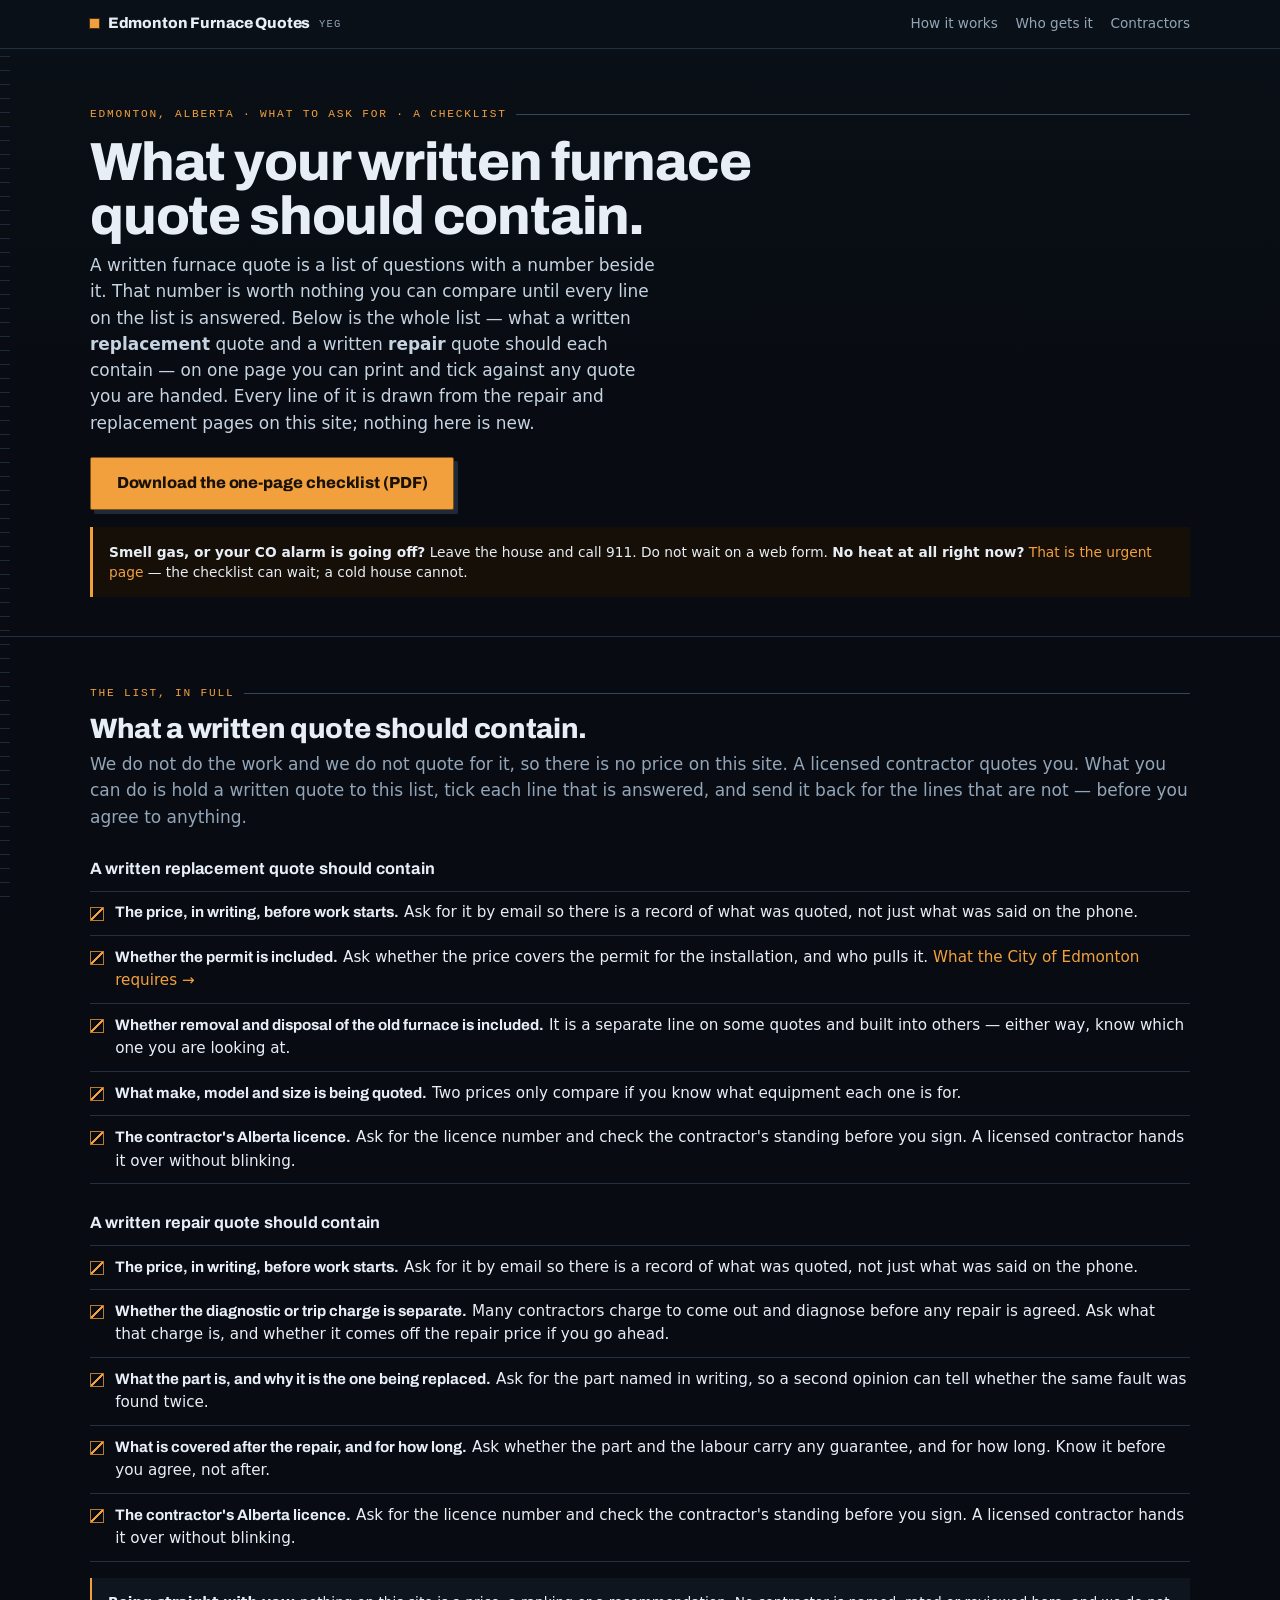
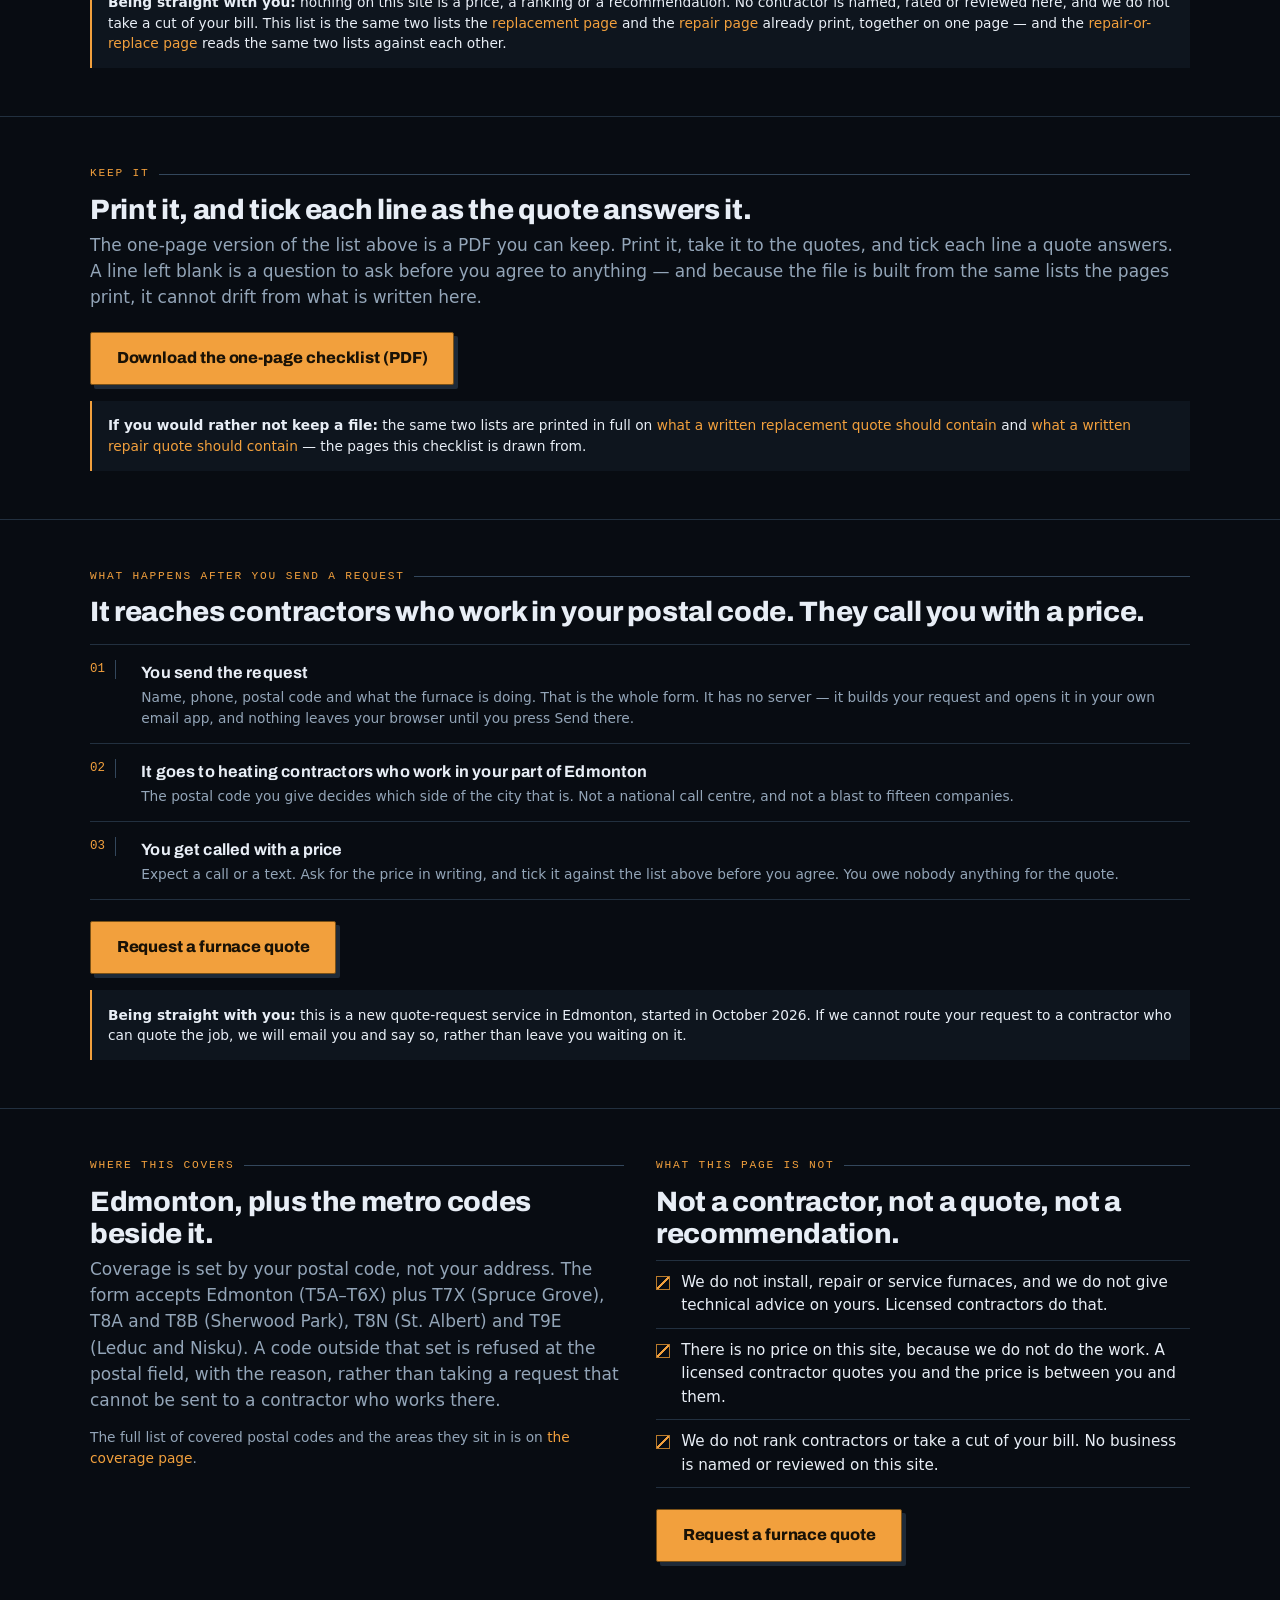
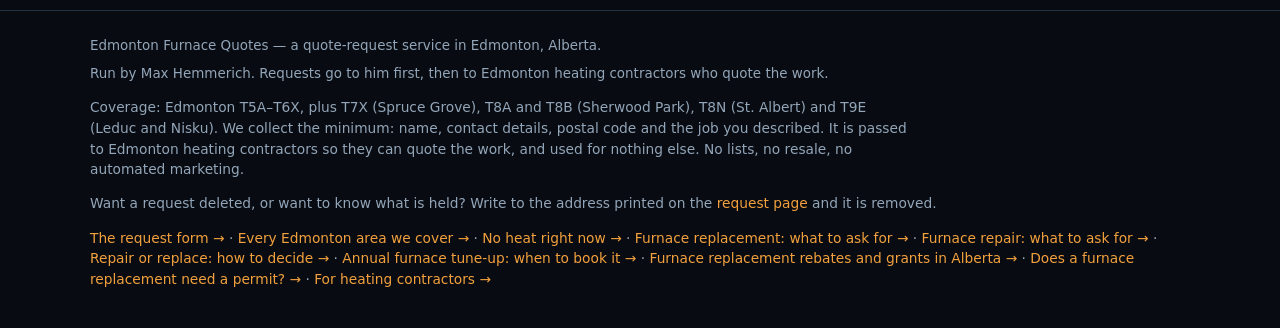
<file: furnace-quote-checklist.html>
<!DOCTYPE html>
<html lang="en-CA">
<head>
<meta charset="utf-8">
<meta name="viewport" content="width=device-width, initial-scale=1">
<title>What a furnace quote should contain — Edmonton checklist</title>
<meta name="description" content="A one-page checklist of what a written furnace replacement or repair quote should contain in Edmonton — the same lists the quote pages carry, to print and tick against a contractor's written quote. No price is stated here; a licensed contractor quotes you.">
<meta name="robots" content="index,follow">
<link rel="preconnect" href="https://fonts.googleapis.com">
<link rel="preconnect" href="https://fonts.gstatic.com" crossorigin>
<link href="https://fonts.googleapis.com/css2?family=Archivo:wght@600;800&display=swap" rel="stylesheet">
<link rel="stylesheet" href="assets/styles.css">
<link rel="icon" href="assets/favicon.svg" type="image/svg+xml">
<link rel="canonical" href="https://maxhemmerich.github.io/edmonton-furnace-quotes/furnace-quote-checklist.html">
<meta property="og:title" content="What a furnace quote should contain — Edmonton checklist">
<meta property="og:description" content="The lists the quote pages carry, on one page you can print and tick against a contractor's written quote.">
<meta property="og:type" content="website">
<meta property="og:url" content="https://maxhemmerich.github.io/edmonton-furnace-quotes/furnace-quote-checklist.html">
<meta property="og:image" content="https://maxhemmerich.github.io/edmonton-furnace-quotes/assets/og.png">
<meta property="og:image:width" content="1200">
<meta property="og:image:height" content="630">
<meta property="og:image:alt" content="Edmonton Furnace Quotes — a quote-request service in Edmonton, Alberta.">
<meta name="twitter:card" content="summary_large_image">
</head>
<body>

<div class="top">
  <div class="wrap">
    <a class="brand" href="index.html"><i class="spark"></i>Edmonton Furnace Quotes<small>YEG</small></a>
    <nav>
      <a href="index.html#how">How it works</a>
      <a href="index.html#who">Who gets it</a>
      <a href="contractors.html">Contractors</a>
    </nav>
  </div>
</div>

<header class="hero">
  <div class="wrap">
    <p class="eyebrow">Edmonton, Alberta &middot; What to ask for &middot; A checklist</p>
    <h1>What your written furnace quote should contain.</h1>
    <p class="lede">A written furnace quote is a list of questions with a number beside it. That number is worth
      nothing you can compare until every line on the list is answered. Below is the whole list &mdash; what a
      written <strong>replacement</strong> quote and a written <strong>repair</strong> quote should each contain
      &mdash; on one page you can print and tick against any quote you are handed. Every line of it is drawn from
      the repair and replacement pages on this site; nothing here is new.</p>

    <div style="margin-top:1.3rem">
      <a class="btn" href="downloads/furnace-quote-checklist.pdf" style="display:inline-block;width:auto;padding-inline:1.6rem">Download the one-page checklist (PDF)</a>
    </div>

    <div class="note safety small" style="margin-top:1.1rem">
      <strong>Smell gas, or your CO alarm is going off?</strong> Leave the house and call 911. Do not wait on a
      web form. <strong>No heat at all right now?</strong> <a href="no-heat.html">That is the urgent page</a>
      &mdash; the checklist can wait; a cold house cannot.
    </div>
  </div>
</header>

<section id="checklist">
  <div class="wrap">
    <p class="eyebrow">The list, in full</p>
    <h2>What a written quote should contain.</h2>
    <p class="muted">We do not do the work and we do not quote for it, so there is no price on this site. A
      licensed contractor quotes you. What you can do is hold a written quote to this list, tick each line that
      is answered, and send it back for the lines that are not &mdash; before you agree to anything.</p>

    <h3 style="margin-top:1.6rem">A written replacement quote should contain</h3>
    <ul class="checks" style="margin-top:.6rem">
      <li><i class="tick"></i><span><strong class="d">The price, in writing, before work starts.</strong>
        Ask for it by email so there is a record of what was quoted, not just what was said on the phone.</span></li>
      <li><i class="tick"></i><span><strong class="d">Whether the permit is included.</strong> Ask whether the
        price covers the permit for the installation, and who pulls it. <a href="furnace-permit-edmonton.html">What
        the City of Edmonton requires &rarr;</a></span></li>
      <li><i class="tick"></i><span><strong class="d">Whether removal and disposal of the old furnace is
        included.</strong> It is a separate line on some quotes and built into others &mdash; either way, know
        which one you are looking at.</span></li>
      <li><i class="tick"></i><span><strong class="d">What make, model and size is being quoted.</strong> Two
        prices only compare if you know what equipment each one is for.</span></li>
      <li><i class="tick"></i><span><strong class="d">The contractor's Alberta licence.</strong> Ask for the
        licence number and check the contractor's standing before you sign. A licensed contractor hands it over
        without blinking.</span></li>
    </ul>

    <h3 style="margin-top:1.6rem">A written repair quote should contain</h3>
    <ul class="checks" style="margin-top:.6rem">
      <li><i class="tick"></i><span><strong class="d">The price, in writing, before work starts.</strong>
        Ask for it by email so there is a record of what was quoted, not just what was said on the phone.</span></li>
      <li><i class="tick"></i><span><strong class="d">Whether the diagnostic or trip charge is separate.</strong>
        Many contractors charge to come out and diagnose before any repair is agreed. Ask what that charge is,
        and whether it comes off the repair price if you go ahead.</span></li>
      <li><i class="tick"></i><span><strong class="d">What the part is, and why it is the one being
        replaced.</strong> Ask for the part named in writing, so a second opinion can tell whether the same
        fault was found twice.</span></li>
      <li><i class="tick"></i><span><strong class="d">What is covered after the repair, and for how long.</strong>
        Ask whether the part and the labour carry any guarantee, and for how long. Know it before you agree,
        not after.</span></li>
      <li><i class="tick"></i><span><strong class="d">The contractor's Alberta licence.</strong> Ask for the
        licence number and check the contractor's standing before you sign. A licensed contractor hands it over
        without blinking.</span></li>
    </ul>

    <div class="note small">
      <strong>Being straight with you:</strong> nothing on this site is a price, a ranking or a recommendation.
      No contractor is named, rated or reviewed here, and we do not take a cut of your bill. This list is the
      same two lists the <a href="furnace-replacement.html">replacement page</a> and the
      <a href="furnace-repair.html">repair page</a> already print, together on one page &mdash; and the
      <a href="repair-or-replace.html">repair-or-replace page</a> reads the same two lists against each other.
    </div>
  </div>
</section>

<section id="keep">
  <div class="wrap">
    <p class="eyebrow">Keep it</p>
    <h2>Print it, and tick each line as the quote answers it.</h2>
    <p class="muted">The one-page version of the list above is a PDF you can keep. Print it, take it to the
      quotes, and tick each line a quote answers. A line left blank is a question to ask before you agree to
      anything &mdash; and because the file is built from the same lists the pages print, it cannot drift from
      what is written here.</p>

    <div style="margin-top:1.3rem">
      <a class="btn" href="downloads/furnace-quote-checklist.pdf" style="display:inline-block;width:auto;padding-inline:1.6rem">Download the one-page checklist (PDF)</a>
    </div>

    <div class="note small">
      <strong>If you would rather not keep a file:</strong> the same two lists are printed in full on
      <a href="furnace-replacement.html">what a written replacement quote should contain</a> and
      <a href="furnace-repair.html">what a written repair quote should contain</a> &mdash; the pages this
      checklist is drawn from.
    </div>
  </div>
</section>

<section id="after">
  <div class="wrap">
    <p class="eyebrow">What happens after you send a request</p>
    <h2>It reaches contractors who work in your postal code. They call you with a price.</h2>

    <ol class="steps">
      <li>
        <h3>You send the request</h3>
        <p class="muted small">Name, phone, postal code and what the furnace is doing. That is the whole form. It
          has no server &mdash; it builds your request and opens it in your own email app, and nothing leaves your
          browser until you press Send there.</p>
      </li>
      <li>
        <h3>It goes to heating contractors who work in your part of Edmonton</h3>
        <p class="muted small">The postal code you give decides which side of the city that is. Not a national
          call centre, and not a blast to fifteen companies.</p>
      </li>
      <li>
        <h3>You get called with a price</h3>
        <p class="muted small">Expect a call or a text. Ask for the price in writing, and tick it against the
          list above before you agree. You owe nobody anything for the quote.</p>
      </li>
    </ol>

    <div style="margin-top:1.3rem">
      <a class="btn" href="index.html#request" style="display:inline-block;width:auto;padding-inline:1.6rem">Request a furnace quote</a>
    </div>

    <div class="note small">
      <strong>Being straight with you:</strong> this is a new quote-request service in Edmonton, started in
      October 2026. If we cannot route your request to a contractor who can quote the job, we will email you and
      say so, rather than leave you waiting on it.
    </div>
  </div>
</section>

<section id="where">
  <div class="wrap two">
    <div>
      <p class="eyebrow">Where this covers</p>
      <h2>Edmonton, plus the metro codes beside it.</h2>
      <p class="muted">Coverage is set by your postal code, not your address. The form accepts Edmonton
        (T5A&ndash;T6X) plus T7X (Spruce Grove), T8A and T8B (Sherwood Park), T8N (St. Albert) and T9E (Leduc and
        Nisku). A code outside that set is refused at the postal field, with the reason, rather than taking a
        request that cannot be sent to a contractor who works there.</p>
      <p class="small muted">The full list of covered postal codes and the areas they sit in is on
        <a href="service-areas.html">the coverage page</a>.</p>
    </div>
    <div>
      <p class="eyebrow">What this page is not</p>
      <h2>Not a contractor, not a quote, not a recommendation.</h2>
      <ul class="checks" style="margin-top:.6rem">
        <li><i class="tick"></i><span>We do not install, repair or service furnaces, and we do not give technical
          advice on yours. Licensed contractors do that.</span></li>
        <li><i class="tick"></i><span>There is no price on this site, because we do not do the work. A licensed
          contractor quotes you and the price is between you and them.</span></li>
        <li><i class="tick"></i><span>We do not rank contractors or take a cut of your bill. No business is named
          or reviewed on this site.</span></li>
      </ul>
      <div style="margin-top:1.3rem">
        <a class="btn" href="index.html#request" style="display:inline-block;width:auto;padding-inline:1.6rem">Request a furnace quote</a>
      </div>
    </div>
  </div>
</section>

<footer>
  <div class="wrap">
    <div class="frow">
      <span>Edmonton Furnace Quotes &mdash; a quote-request service in Edmonton, Alberta.</span>
      <span>Run by Max Hemmerich. Requests go to him first, then to Edmonton heating contractors who quote the work.</span>
    </div>
    <p class="small" style="margin-top:.8rem;max-width:60em">Coverage: Edmonton T5A&ndash;T6X, plus T7X (Spruce Grove),
      T8A and T8B (Sherwood Park), T8N (St. Albert) and T9E (Leduc and Nisku). We collect the minimum: name, contact
      details, postal code and the job you described. It is passed to Edmonton heating contractors so they can quote
      the work, and used for nothing else. No lists, no resale, no automated marketing.</p>
    <p class="small" style="margin-top:.6rem">Want a request deleted, or want to know what is held? Write to the
      address printed on the <a href="index.html#who">request page</a> and it is removed.</p>
    <p class="small" style="margin-top:.6rem"><a href="index.html#request">The request form &rarr;</a> &middot;
      <a href="service-areas.html">Every Edmonton area we cover &rarr;</a> &middot;
      <a href="no-heat.html">No heat right now &rarr;</a> &middot;
      <a href="furnace-replacement.html">Furnace replacement: what to ask for &rarr;</a> &middot;
      <a href="furnace-repair.html">Furnace repair: what to ask for &rarr;</a> &middot;
      <a href="repair-or-replace.html">Repair or replace: how to decide &rarr;</a> &middot;
      <a href="furnace-tune-up.html">Annual furnace tune-up: when to book it &rarr;</a> &middot;
      <a href="alberta-furnace-rebates.html">Furnace replacement rebates and grants in Alberta &rarr;</a> &middot;
      <a href="furnace-permit-edmonton.html">Does a furnace replacement need a permit? &rarr;</a> &middot;
      <a href="contractors.html">For heating contractors &rarr;</a></p>
  </div>
</footer>

<script src="assets/counter.js" data-counter="furnace-quote-checklist"></script>
</body>
</html>
</file>
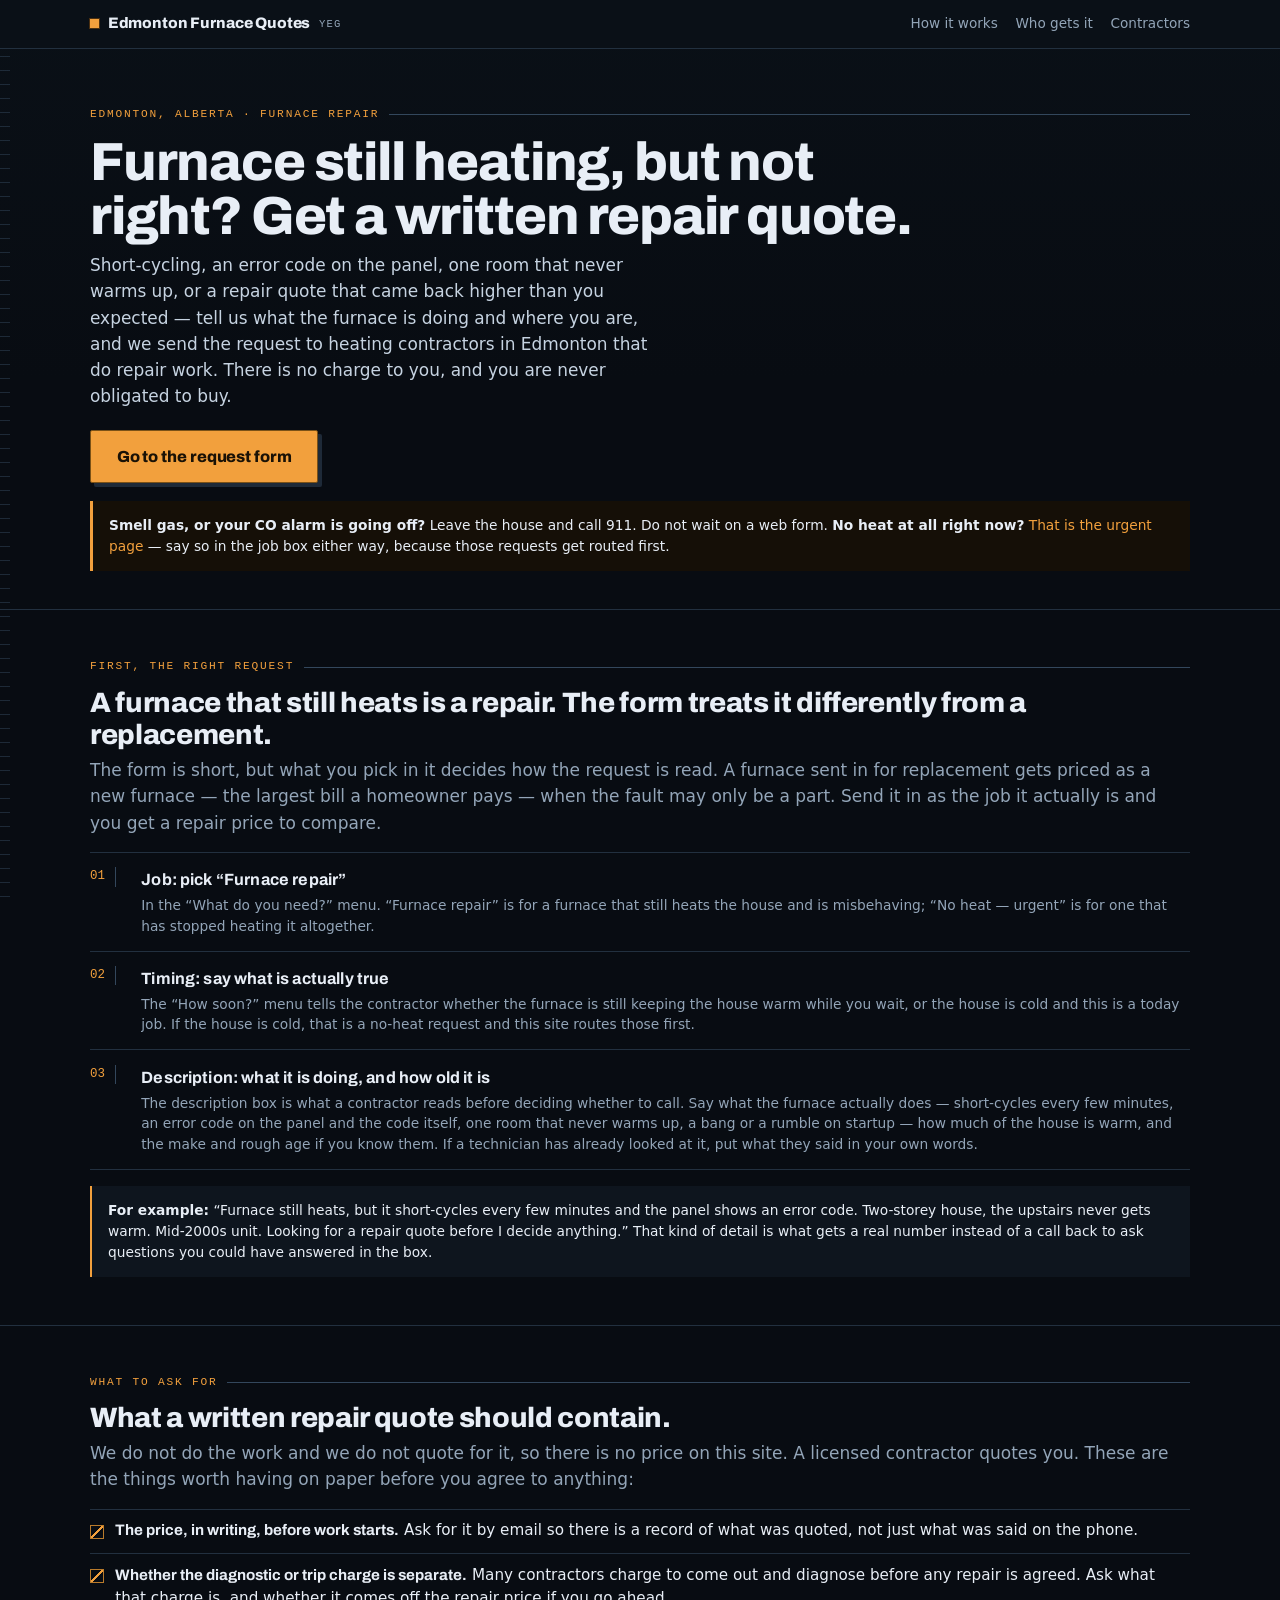
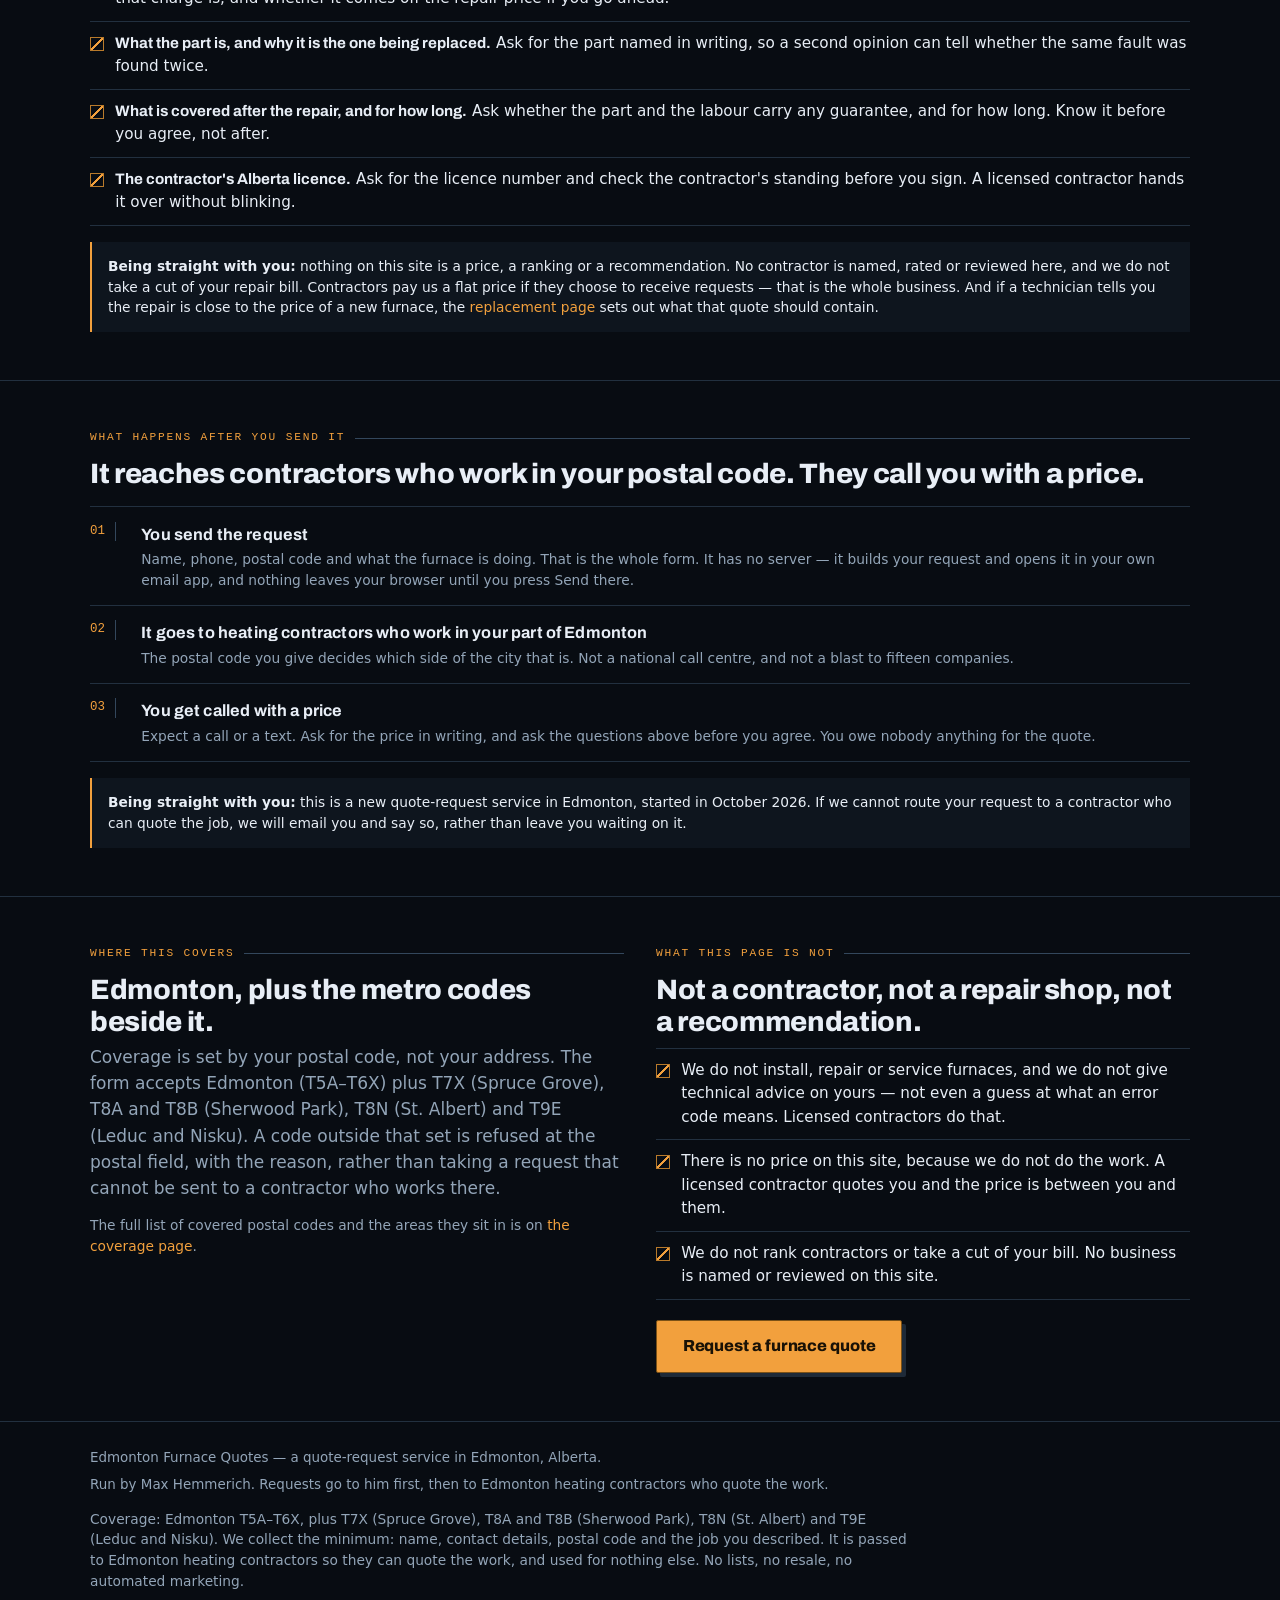
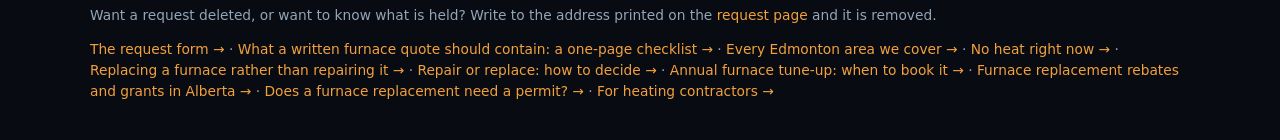
<file: furnace-repair.html>
<!DOCTYPE html>
<html lang="en-CA">
<head>
<meta charset="utf-8">
<meta name="viewport" content="width=device-width, initial-scale=1">
<title>Furnace repair in Edmonton — request a written quote</title>
<meta name="description" content="A furnace that still heats but is short-cycling, showing an error code, or leaving one room cold? What to put in the request, what a written repair quote should contain, and the one Edmonton form it goes through. No price is stated here — a licensed contractor quotes you.">
<meta name="robots" content="index,follow">
<link rel="preconnect" href="https://fonts.googleapis.com">
<link rel="preconnect" href="https://fonts.gstatic.com" crossorigin>
<link href="https://fonts.googleapis.com/css2?family=Archivo:wght@600;800&display=swap" rel="stylesheet">
<link rel="stylesheet" href="assets/styles.css">
<link rel="icon" href="assets/favicon.svg" type="image/svg+xml">
<link rel="canonical" href="https://maxhemmerich.github.io/edmonton-furnace-quotes/furnace-repair.html">
<meta property="og:title" content="Furnace repair in Edmonton — request a written quote">
<meta property="og:description" content="What to put in the request, what a written repair quote should contain, and the one Edmonton form it goes through.">
<meta property="og:type" content="website">
<meta property="og:url" content="https://maxhemmerich.github.io/edmonton-furnace-quotes/furnace-repair.html">
<meta property="og:image" content="https://maxhemmerich.github.io/edmonton-furnace-quotes/assets/og.png">
<meta property="og:image:width" content="1200">
<meta property="og:image:height" content="630">
<meta property="og:image:alt" content="Edmonton Furnace Quotes — a quote-request service in Edmonton, Alberta.">
<meta name="twitter:card" content="summary_large_image">
</head>
<body>

<div class="top">
  <div class="wrap">
    <a class="brand" href="index.html"><i class="spark"></i>Edmonton Furnace Quotes<small>YEG</small></a>
    <nav>
      <a href="index.html#how">How it works</a>
      <a href="index.html#who">Who gets it</a>
      <a href="contractors.html">Contractors</a>
    </nav>
  </div>
</div>

<header class="hero">
  <div class="wrap">
    <p class="eyebrow">Edmonton, Alberta &middot; Furnace repair</p>
    <h1>Furnace still heating, but not right? Get a written repair quote.</h1>
    <p class="lede">Short-cycling, an error code on the panel, one room that never warms up, or a repair quote
      that came back higher than you expected &mdash; tell us what the furnace is doing and where you are, and
      we send the request to heating contractors in Edmonton that do repair work. There is no charge to you,
      and you are never obligated to buy.</p>

    <div style="margin-top:1.3rem">
      <a class="btn" href="index.html#request" style="display:inline-block;width:auto;padding-inline:1.6rem">Go to the request form</a>
    </div>

    <div class="note safety small" style="margin-top:1.1rem">
      <strong>Smell gas, or your CO alarm is going off?</strong> Leave the house and call 911. Do not wait on a
      web form. <strong>No heat at all right now?</strong> <a href="no-heat.html">That is the urgent page</a>
      &mdash; say so in the job box either way, because those requests get routed first.
    </div>
  </div>
</header>

<section id="which">
  <div class="wrap">
    <p class="eyebrow">First, the right request</p>
    <h2>A furnace that still heats is a repair. The form treats it differently from a replacement.</h2>
    <p class="muted">The form is short, but what you pick in it decides how the request is read. A furnace sent
      in for replacement gets priced as a new furnace &mdash; the largest bill a homeowner pays &mdash; when the
      fault may only be a part. Send it in as the job it actually is and you get a repair price to compare.</p>

    <ol class="steps" style="margin-top:1rem">
      <li>
        <h3>Job: pick &ldquo;Furnace repair&rdquo;</h3>
        <p class="muted small">In the &ldquo;What do you need?&rdquo; menu. &ldquo;Furnace repair&rdquo; is for a
          furnace that still heats the house and is misbehaving; &ldquo;No heat &mdash; urgent&rdquo; is for one
          that has stopped heating it altogether.</p>
      </li>
      <li>
        <h3>Timing: say what is actually true</h3>
        <p class="muted small">The &ldquo;How soon?&rdquo; menu tells the contractor whether the furnace is still
          keeping the house warm while you wait, or the house is cold and this is a today job. If the house is
          cold, that is a no-heat request and this site routes those first.</p>
      </li>
      <li>
        <h3>Description: what it is doing, and how old it is</h3>
        <p class="muted small">The description box is what a contractor reads before deciding whether to call.
          Say what the furnace actually does &mdash; short-cycles every few minutes, an error code on the panel
          and the code itself, one room that never warms up, a bang or a rumble on startup &mdash; how much of
          the house is warm, and the make and rough age if you know them. If a technician has already looked at
          it, put what they said in your own words.</p>
      </li>
    </ol>

    <div class="note small">
      <strong>For example:</strong> &ldquo;Furnace still heats, but it short-cycles every few minutes and the
      panel shows an error code. Two-storey house, the upstairs never gets warm. Mid-2000s unit. Looking for a
      repair quote before I decide anything.&rdquo; That kind of detail is what gets a real number instead of a
      call back to ask questions you could have answered in the box.
    </div>
  </div>
</section>

<section id="quote">
  <div class="wrap">
    <p class="eyebrow">What to ask for</p>
    <h2>What a written repair quote should contain.</h2>
    <p class="muted">We do not do the work and we do not quote for it, so there is no price on this site.
      A licensed contractor quotes you. These are the things worth having on paper before you agree to
      anything:</p>

    <ul class="checks" style="margin-top:1rem">
      <li><i class="tick"></i><span><strong class="d">The price, in writing, before work starts.</strong>
        Ask for it by email so there is a record of what was quoted, not just what was said on the phone.</span></li>
      <li><i class="tick"></i><span><strong class="d">Whether the diagnostic or trip charge is separate.</strong>
        Many contractors charge to come out and diagnose before any repair is agreed. Ask what that charge is,
        and whether it comes off the repair price if you go ahead.</span></li>
      <li><i class="tick"></i><span><strong class="d">What the part is, and why it is the one being
        replaced.</strong> Ask for the part named in writing, so a second opinion can tell whether the same
        fault was found twice.</span></li>
      <li><i class="tick"></i><span><strong class="d">What is covered after the repair, and for how long.</strong>
        Ask whether the part and the labour carry any guarantee, and for how long. Know it before you agree,
        not after.</span></li>
      <li><i class="tick"></i><span><strong class="d">The contractor's Alberta licence.</strong> Ask for the
        licence number and check the contractor's standing before you sign. A licensed contractor hands it over
        without blinking.</span></li>
    </ul>

    <div class="note small">
      <strong>Being straight with you:</strong> nothing on this site is a price, a ranking or a
      recommendation. No contractor is named, rated or reviewed here, and we do not take a cut of your repair
      bill. Contractors pay us a flat price if they choose to receive requests &mdash; that is the whole
      business. And if a technician tells you the repair is close to the price of a new furnace, the
      <a href="furnace-replacement.html">replacement page</a> sets out what that quote should contain.
    </div>
  </div>
</section>

<section id="after">
  <div class="wrap">
    <p class="eyebrow">What happens after you send it</p>
    <h2>It reaches contractors who work in your postal code. They call you with a price.</h2>

    <ol class="steps">
      <li>
        <h3>You send the request</h3>
        <p class="muted small">Name, phone, postal code and what the furnace is doing. That is the whole form. It
          has no server &mdash; it builds your request and opens it in your own email app, and nothing leaves your
          browser until you press Send there.</p>
      </li>
      <li>
        <h3>It goes to heating contractors who work in your part of Edmonton</h3>
        <p class="muted small">The postal code you give decides which side of the city that is. Not a national
          call centre, and not a blast to fifteen companies.</p>
      </li>
      <li>
        <h3>You get called with a price</h3>
        <p class="muted small">Expect a call or a text. Ask for the price in writing, and ask the questions above
          before you agree. You owe nobody anything for the quote.</p>
      </li>
    </ol>

    <div class="note small">
      <strong>Being straight with you:</strong> this is a new quote-request service in Edmonton, started in
      October 2026. If we cannot route your request to a contractor who can quote the job, we will email you and
      say so, rather than leave you waiting on it.
    </div>
  </div>
</section>

<section id="where">
  <div class="wrap two">
    <div>
      <p class="eyebrow">Where this covers</p>
      <h2>Edmonton, plus the metro codes beside it.</h2>
      <p class="muted">Coverage is set by your postal code, not your address. The form accepts Edmonton
        (T5A&ndash;T6X) plus T7X (Spruce Grove), T8A and T8B (Sherwood Park), T8N (St. Albert) and T9E (Leduc and
        Nisku). A code outside that set is refused at the postal field, with the reason, rather than taking a
        request that cannot be sent to a contractor who works there.</p>
      <p class="small muted">The full list of covered postal codes and the areas they sit in is on
        <a href="service-areas.html">the coverage page</a>.</p>
    </div>
    <div>
      <p class="eyebrow">What this page is not</p>
      <h2>Not a contractor, not a repair shop, not a recommendation.</h2>
      <ul class="checks" style="margin-top:.6rem">
        <li><i class="tick"></i><span>We do not install, repair or service furnaces, and we do not give technical
          advice on yours &mdash; not even a guess at what an error code means. Licensed contractors do
          that.</span></li>
        <li><i class="tick"></i><span>There is no price on this site, because we do not do the work. A licensed
          contractor quotes you and the price is between you and them.</span></li>
        <li><i class="tick"></i><span>We do not rank contractors or take a cut of your bill. No business is named
          or reviewed on this site.</span></li>
      </ul>
      <div style="margin-top:1.3rem">
        <a class="btn" href="index.html#request" style="display:inline-block;width:auto;padding-inline:1.6rem">Request a furnace quote</a>
      </div>
    </div>
  </div>
</section>

<footer>
  <div class="wrap">
    <div class="frow">
      <span>Edmonton Furnace Quotes &mdash; a quote-request service in Edmonton, Alberta.</span>
      <span>Run by Max Hemmerich. Requests go to him first, then to Edmonton heating contractors who quote the work.</span>
    </div>
    <p class="small" style="margin-top:.8rem;max-width:60em">Coverage: Edmonton T5A&ndash;T6X, plus T7X (Spruce Grove),
      T8A and T8B (Sherwood Park), T8N (St. Albert) and T9E (Leduc and Nisku). We collect the minimum: name, contact
      details, postal code and the job you described. It is passed to Edmonton heating contractors so they can quote
      the work, and used for nothing else. No lists, no resale, no automated marketing.</p>
    <p class="small" style="margin-top:.6rem">Want a request deleted, or want to know what is held? Write to the
      address printed on the <a href="index.html#who">request page</a> and it is removed.</p>
    <p class="small" style="margin-top:.6rem"><a href="index.html#request">The request form &rarr;</a> &middot;
      <a href="furnace-quote-checklist.html">What a written furnace quote should contain: a one-page checklist &rarr;</a> &middot;
      <a href="service-areas.html">Every Edmonton area we cover &rarr;</a> &middot;
      <a href="no-heat.html">No heat right now &rarr;</a> &middot;
      <a href="furnace-replacement.html">Replacing a furnace rather than repairing it &rarr;</a> &middot;
      <a href="repair-or-replace.html">Repair or replace: how to decide &rarr;</a> &middot;
      <a href="furnace-tune-up.html">Annual furnace tune-up: when to book it &rarr;</a> &middot;
      <a href="alberta-furnace-rebates.html">Furnace replacement rebates and grants in Alberta &rarr;</a> &middot;
      <a href="furnace-permit-edmonton.html">Does a furnace replacement need a permit? &rarr;</a> &middot;
      <a href="contractors.html">For heating contractors &rarr;</a></p>
  </div>
</footer>

<script type="application/ld+json">
{
  "@context": "https://schema.org",
  "@type": "FAQPage",
  "mainEntity": [
    {
      "@type": "Question",
      "name": "Do you repair furnaces yourselves?",
      "acceptedAnswer": {
        "@type": "Answer",
        "text": "We do not install, repair or service furnaces, and we do not give technical advice on yours \u2014 not even a guess at what an error code means. Licensed contractors do that."
      }
    },
    {
      "@type": "Question",
      "name": "Which job should I pick if the furnace still heats but is not working right?",
      "acceptedAnswer": {
        "@type": "Answer",
        "text": "Job: pick \u201cFurnace repair\u201d. In the \u201cWhat do you need?\u201d menu. \u201cFurnace repair\u201d is for a furnace that still heats the house and is misbehaving; \u201cNo heat \u2014 urgent\u201d is for one that has stopped heating it altogether."
      }
    },
    {
      "@type": "Question",
      "name": "What should a written repair quote contain?",
      "acceptedAnswer": {
        "@type": "Answer",
        "text": "The price, in writing, before work starts. Ask for it by email so there is a record of what was quoted, not just what was said on the phone. Whether the diagnostic or trip charge is separate. Many contractors charge to come out and diagnose before any repair is agreed. Ask what that charge is, and whether it comes off the repair price if you go ahead. What the part is, and why it is the one being replaced. What is covered after the repair, and for how long. The contractor's Alberta licence."
      }
    },
    {
      "@type": "Question",
      "name": "What should I put in the description box?",
      "acceptedAnswer": {
        "@type": "Answer",
        "text": "Say what the furnace actually does \u2014 short-cycles every few minutes, an error code on the panel and the code itself, one room that never warms up, a bang or a rumble on startup \u2014 how much of the house is warm, and the make and rough age if you know them."
      }
    },
    {
      "@type": "Question",
      "name": "Does it cost me anything to request a repair quote?",
      "acceptedAnswer": {
        "@type": "Answer",
        "text": "There is no charge to you, and you are never obligated to buy."
      }
    },
    {
      "@type": "Question",
      "name": "What happens after I send the request?",
      "acceptedAnswer": {
        "@type": "Answer",
        "text": "It reaches contractors who work in your postal code. They call you with a price."
      }
    },
    {
      "@type": "Question",
      "name": "Which postal codes do you cover for furnace repair?",
      "acceptedAnswer": {
        "@type": "Answer",
        "text": "Coverage is set by your postal code, not your address. The form accepts Edmonton (T5A\u2013T6X) plus T7X (Spruce Grove), T8A and T8B (Sherwood Park), T8N (St. Albert) and T9E (Leduc and Nisku)."
      }
    },
    {
      "@type": "Question",
      "name": "What if I smell gas or my CO alarm is going off?",
      "acceptedAnswer": {
        "@type": "Answer",
        "text": "Leave the house and call 911. Do not wait on a web form."
      }
    }
  ]
}
</script>

<script src="assets/counter.js" data-counter="furnace-repair"></script>
</body>
</html>
</file>
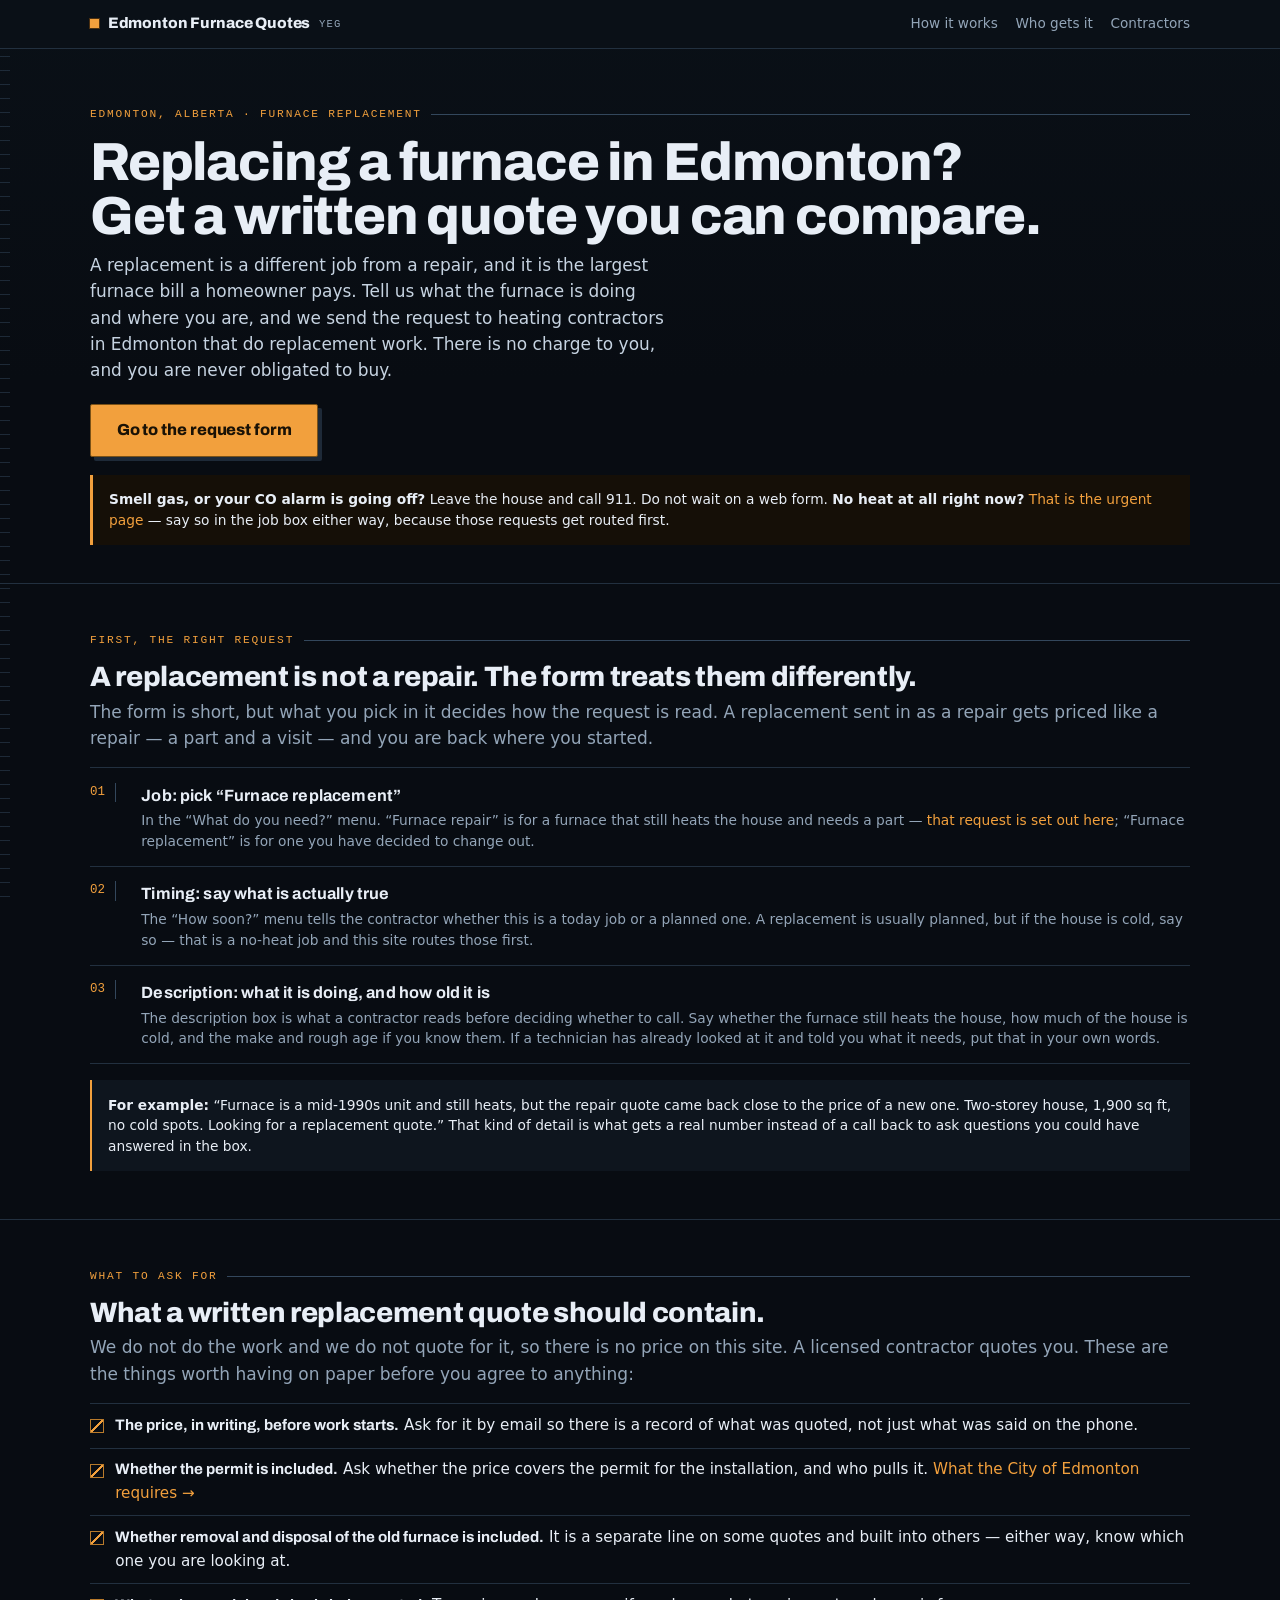
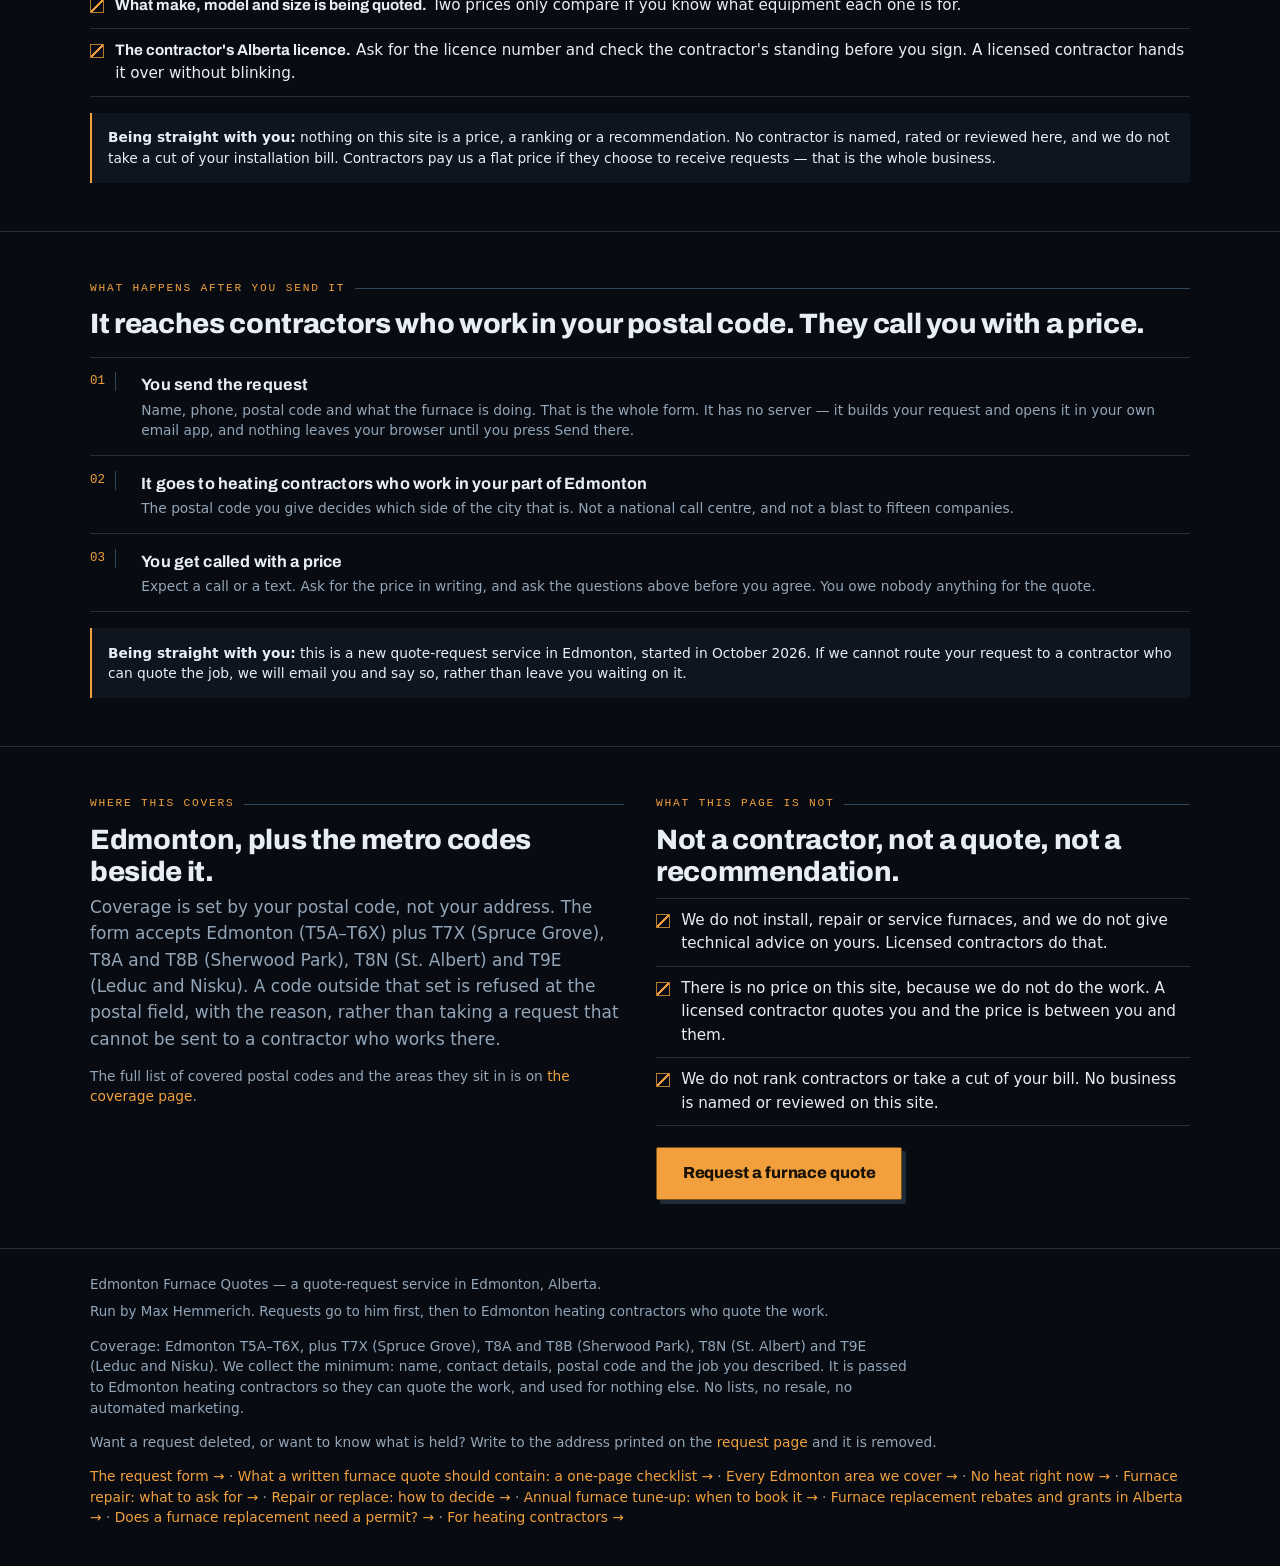
<file: furnace-replacement.html>
<!DOCTYPE html>
<html lang="en-CA">
<head>
<meta charset="utf-8">
<meta name="viewport" content="width=device-width, initial-scale=1">
<title>Furnace replacement in Edmonton — request a written quote</title>
<meta name="description" content="Replacing a furnace in Edmonton rather than repairing it? What to ask for, what a written replacement quote should contain, and the one Edmonton form the request goes through. No price is stated here — a licensed contractor quotes you.">
<meta name="robots" content="index,follow">
<link rel="preconnect" href="https://fonts.googleapis.com">
<link rel="preconnect" href="https://fonts.gstatic.com" crossorigin>
<link href="https://fonts.googleapis.com/css2?family=Archivo:wght@600;800&display=swap" rel="stylesheet">
<link rel="stylesheet" href="assets/styles.css">
<link rel="icon" href="assets/favicon.svg" type="image/svg+xml">
<link rel="canonical" href="https://maxhemmerich.github.io/edmonton-furnace-quotes/furnace-replacement.html">
<meta property="og:title" content="Furnace replacement in Edmonton — request a written quote">
<meta property="og:description" content="What to ask for, what a written replacement quote should contain, and the one Edmonton form the request goes through.">
<meta property="og:type" content="website">
<meta property="og:url" content="https://maxhemmerich.github.io/edmonton-furnace-quotes/furnace-replacement.html">
<meta property="og:image" content="https://maxhemmerich.github.io/edmonton-furnace-quotes/assets/og.png">
<meta property="og:image:width" content="1200">
<meta property="og:image:height" content="630">
<meta property="og:image:alt" content="Edmonton Furnace Quotes — a quote-request service in Edmonton, Alberta.">
<meta name="twitter:card" content="summary_large_image">
</head>
<body>

<div class="top">
  <div class="wrap">
    <a class="brand" href="index.html"><i class="spark"></i>Edmonton Furnace Quotes<small>YEG</small></a>
    <nav>
      <a href="index.html#how">How it works</a>
      <a href="index.html#who">Who gets it</a>
      <a href="contractors.html">Contractors</a>
    </nav>
  </div>
</div>

<header class="hero">
  <div class="wrap">
    <p class="eyebrow">Edmonton, Alberta &middot; Furnace replacement</p>
    <h1>Replacing a furnace in Edmonton? Get a written quote you can compare.</h1>
    <p class="lede">A replacement is a different job from a repair, and it is the largest furnace bill a
      homeowner pays. Tell us what the furnace is doing and where you are, and we send the request to
      heating contractors in Edmonton that do replacement work. There is no charge to you, and you are
      never obligated to buy.</p>

    <div style="margin-top:1.3rem">
      <a class="btn" href="index.html#request" style="display:inline-block;width:auto;padding-inline:1.6rem">Go to the request form</a>
    </div>

    <div class="note safety small" style="margin-top:1.1rem">
      <strong>Smell gas, or your CO alarm is going off?</strong> Leave the house and call 911. Do not wait on a
      web form. <strong>No heat at all right now?</strong> <a href="no-heat.html">That is the urgent page</a>
      &mdash; say so in the job box either way, because those requests get routed first.
    </div>
  </div>
</header>

<section id="which">
  <div class="wrap">
    <p class="eyebrow">First, the right request</p>
    <h2>A replacement is not a repair. The form treats them differently.</h2>
    <p class="muted">The form is short, but what you pick in it decides how the request is read. A
      replacement sent in as a repair gets priced like a repair &mdash; a part and a visit &mdash; and you
      are back where you started.</p>

    <ol class="steps" style="margin-top:1rem">
      <li>
        <h3>Job: pick &ldquo;Furnace replacement&rdquo;</h3>
        <p class="muted small">In the &ldquo;What do you need?&rdquo; menu. &ldquo;Furnace
          repair&rdquo; is for a furnace that still heats the house and needs a part &mdash;
          <a href="furnace-repair.html">that request is set out here</a>; &ldquo;Furnace
          replacement&rdquo; is for one you have decided to change out.</p>
      </li>
      <li>
        <h3>Timing: say what is actually true</h3>
        <p class="muted small">The &ldquo;How soon?&rdquo; menu tells the contractor whether this is a today job
          or a planned one. A replacement is usually planned, but if the house is cold, say so &mdash; that is a
          no-heat job and this site routes those first.</p>
      </li>
      <li>
        <h3>Description: what it is doing, and how old it is</h3>
        <p class="muted small">The description box is what a contractor reads before deciding whether to call.
          Say whether the furnace still heats the house, how much of the house is cold, and the make and rough
          age if you know them. If a technician has already looked at it and told you what it needs, put that in
          your own words.</p>
      </li>
    </ol>

    <div class="note small">
      <strong>For example:</strong> &ldquo;Furnace is a mid-1990s unit and still heats, but the repair quote came
      back close to the price of a new one. Two-storey house, 1,900 sq ft, no cold spots. Looking for a
      replacement quote.&rdquo; That kind of detail is what gets a real number instead of a call back to ask
      questions you could have answered in the box.
    </div>
  </div>
</section>

<section id="quote">
  <div class="wrap">
    <p class="eyebrow">What to ask for</p>
    <h2>What a written replacement quote should contain.</h2>
    <p class="muted">We do not do the work and we do not quote for it, so there is no price on this site.
      A licensed contractor quotes you. These are the things worth having on paper before you agree to
      anything:</p>

    <ul class="checks" style="margin-top:1rem">
      <li><i class="tick"></i><span><strong class="d">The price, in writing, before work starts.</strong>
        Ask for it by email so there is a record of what was quoted, not just what was said on the phone.</span></li>
      <li><i class="tick"></i><span><strong class="d">Whether the permit is included.</strong> Ask whether the
        price covers the permit for the installation, and who pulls it. <a href="furnace-permit-edmonton.html">What
        the City of Edmonton requires &rarr;</a></span></li>
      <li><i class="tick"></i><span><strong class="d">Whether removal and disposal of the old furnace is
        included.</strong> It is a separate line on some quotes and built into others &mdash; either way, know
        which one you are looking at.</span></li>
      <li><i class="tick"></i><span><strong class="d">What make, model and size is being quoted.</strong> Two
        prices only compare if you know what equipment each one is for.</span></li>
      <li><i class="tick"></i><span><strong class="d">The contractor's Alberta licence.</strong> Ask for the
        licence number and check the contractor's standing before you sign. A licensed contractor hands it over
        without blinking.</span></li>
    </ul>

    <div class="note small">
      <strong>Being straight with you:</strong> nothing on this site is a price, a ranking or a
      recommendation. No contractor is named, rated or reviewed here, and we do not take a cut of your
      installation bill. Contractors pay us a flat price if they choose to receive requests &mdash; that is the
      whole business.
    </div>
  </div>
</section>

<section id="after">
  <div class="wrap">
    <p class="eyebrow">What happens after you send it</p>
    <h2>It reaches contractors who work in your postal code. They call you with a price.</h2>

    <ol class="steps">
      <li>
        <h3>You send the request</h3>
        <p class="muted small">Name, phone, postal code and what the furnace is doing. That is the whole form. It
          has no server &mdash; it builds your request and opens it in your own email app, and nothing leaves your
          browser until you press Send there.</p>
      </li>
      <li>
        <h3>It goes to heating contractors who work in your part of Edmonton</h3>
        <p class="muted small">The postal code you give decides which side of the city that is. Not a national
          call centre, and not a blast to fifteen companies.</p>
      </li>
      <li>
        <h3>You get called with a price</h3>
        <p class="muted small">Expect a call or a text. Ask for the price in writing, and ask the questions above
          before you agree. You owe nobody anything for the quote.</p>
      </li>
    </ol>

    <div class="note small">
      <strong>Being straight with you:</strong> this is a new quote-request service in Edmonton, started in
      October 2026. If we cannot route your request to a contractor who can quote the job, we will email you and
      say so, rather than leave you waiting on it.
    </div>
  </div>
</section>

<section id="where">
  <div class="wrap two">
    <div>
      <p class="eyebrow">Where this covers</p>
      <h2>Edmonton, plus the metro codes beside it.</h2>
      <p class="muted">Coverage is set by your postal code, not your address. The form accepts Edmonton
        (T5A&ndash;T6X) plus T7X (Spruce Grove), T8A and T8B (Sherwood Park), T8N (St. Albert) and T9E (Leduc and
        Nisku). A code outside that set is refused at the postal field, with the reason, rather than taking a
        request that cannot be sent to a contractor who works there.</p>
      <p class="small muted">The full list of covered postal codes and the areas they sit in is on
        <a href="service-areas.html">the coverage page</a>.</p>
    </div>
    <div>
      <p class="eyebrow">What this page is not</p>
      <h2>Not a contractor, not a quote, not a recommendation.</h2>
      <ul class="checks" style="margin-top:.6rem">
        <li><i class="tick"></i><span>We do not install, repair or service furnaces, and we do not give technical
          advice on yours. Licensed contractors do that.</span></li>
        <li><i class="tick"></i><span>There is no price on this site, because we do not do the work. A licensed
          contractor quotes you and the price is between you and them.</span></li>
        <li><i class="tick"></i><span>We do not rank contractors or take a cut of your bill. No business is named
          or reviewed on this site.</span></li>
      </ul>
      <div style="margin-top:1.3rem">
        <a class="btn" href="index.html#request" style="display:inline-block;width:auto;padding-inline:1.6rem">Request a furnace quote</a>
      </div>
    </div>
  </div>
</section>

<footer>
  <div class="wrap">
    <div class="frow">
      <span>Edmonton Furnace Quotes &mdash; a quote-request service in Edmonton, Alberta.</span>
      <span>Run by Max Hemmerich. Requests go to him first, then to Edmonton heating contractors who quote the work.</span>
    </div>
    <p class="small" style="margin-top:.8rem;max-width:60em">Coverage: Edmonton T5A&ndash;T6X, plus T7X (Spruce Grove),
      T8A and T8B (Sherwood Park), T8N (St. Albert) and T9E (Leduc and Nisku). We collect the minimum: name, contact
      details, postal code and the job you described. It is passed to Edmonton heating contractors so they can quote
      the work, and used for nothing else. No lists, no resale, no automated marketing.</p>
    <p class="small" style="margin-top:.6rem">Want a request deleted, or want to know what is held? Write to the
      address printed on the <a href="index.html#who">request page</a> and it is removed.</p>
    <p class="small" style="margin-top:.6rem"><a href="index.html#request">The request form &rarr;</a> &middot;
      <a href="furnace-quote-checklist.html">What a written furnace quote should contain: a one-page checklist &rarr;</a> &middot;
      <a href="service-areas.html">Every Edmonton area we cover &rarr;</a> &middot;
      <a href="no-heat.html">No heat right now &rarr;</a> &middot;
      <a href="furnace-repair.html">Furnace repair: what to ask for &rarr;</a> &middot;
      <a href="repair-or-replace.html">Repair or replace: how to decide &rarr;</a> &middot;
      <a href="furnace-tune-up.html">Annual furnace tune-up: when to book it &rarr;</a> &middot;
      <a href="alberta-furnace-rebates.html">Furnace replacement rebates and grants in Alberta &rarr;</a> &middot;
      <a href="furnace-permit-edmonton.html">Does a furnace replacement need a permit? &rarr;</a> &middot;
      <a href="contractors.html">For heating contractors &rarr;</a></p>
  </div>
</footer>

<script type="application/ld+json">
{
  "@context": "https://schema.org",
  "@type": "FAQPage",
  "mainEntity": [
    {
      "@type": "Question",
      "name": "What should a written replacement quote contain?",
      "acceptedAnswer": {
        "@type": "Answer",
        "text": "The price, in writing, before work starts. Ask for it by email so there is a record of what was quoted, not just what was said on the phone. Whether the permit is included. Ask whether the price covers the permit for the installation, and who pulls it. Whether removal and disposal of the old furnace is included. What make, model and size is being quoted. The contractor's Alberta licence."
      }
    },
    {
      "@type": "Question",
      "name": "What are the three fields that decide how my replacement request is read?",
      "acceptedAnswer": {
        "@type": "Answer",
        "text": "Job: pick \u201cFurnace replacement\u201d. Timing: say what is actually true. Description: what it is doing, and how old it is."
      }
    },
    {
      "@type": "Question",
      "name": "Do you install furnaces or quote for the work?",
      "acceptedAnswer": {
        "@type": "Answer",
        "text": "We do not install, repair or service furnaces, and we do not give technical advice on yours. Licensed contractors do that."
      }
    },
    {
      "@type": "Question",
      "name": "Does it cost me anything to request a quote?",
      "acceptedAnswer": {
        "@type": "Answer",
        "text": "There is no charge to you, and you are never obligated to buy."
      }
    },
    {
      "@type": "Question",
      "name": "What happens after I send it?",
      "acceptedAnswer": {
        "@type": "Answer",
        "text": "It reaches contractors who work in your postal code. They call you with a price."
      }
    },
    {
      "@type": "Question",
      "name": "Which postal codes do you cover?",
      "acceptedAnswer": {
        "@type": "Answer",
        "text": "Coverage is set by your postal code, not your address. The form accepts Edmonton (T5A\u2013T6X) plus T7X (Spruce Grove), T8A and T8B (Sherwood Park), T8N (St. Albert) and T9E (Leduc and Nisku)."
      }
    }
  ]
}
</script>

<script src="assets/counter.js" data-counter="furnace-replacement"></script>
</body>
</html>
</file>
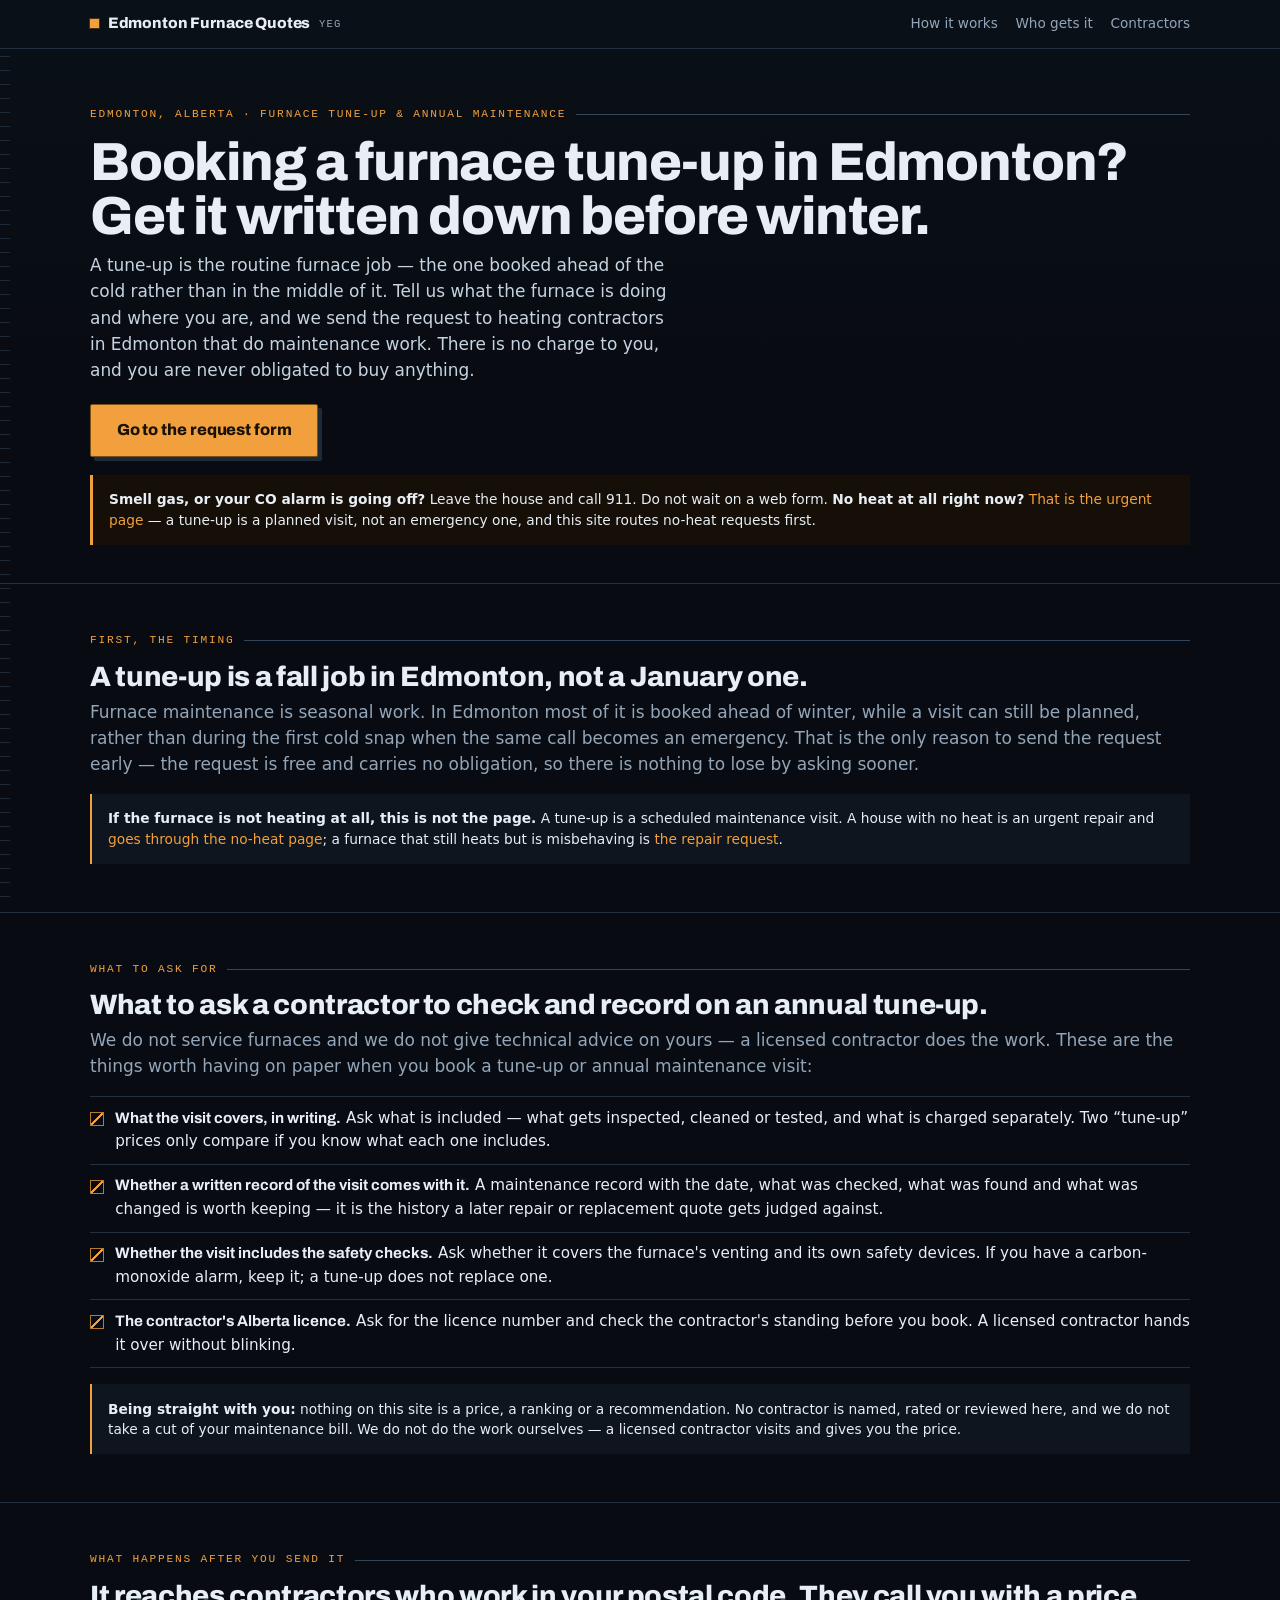
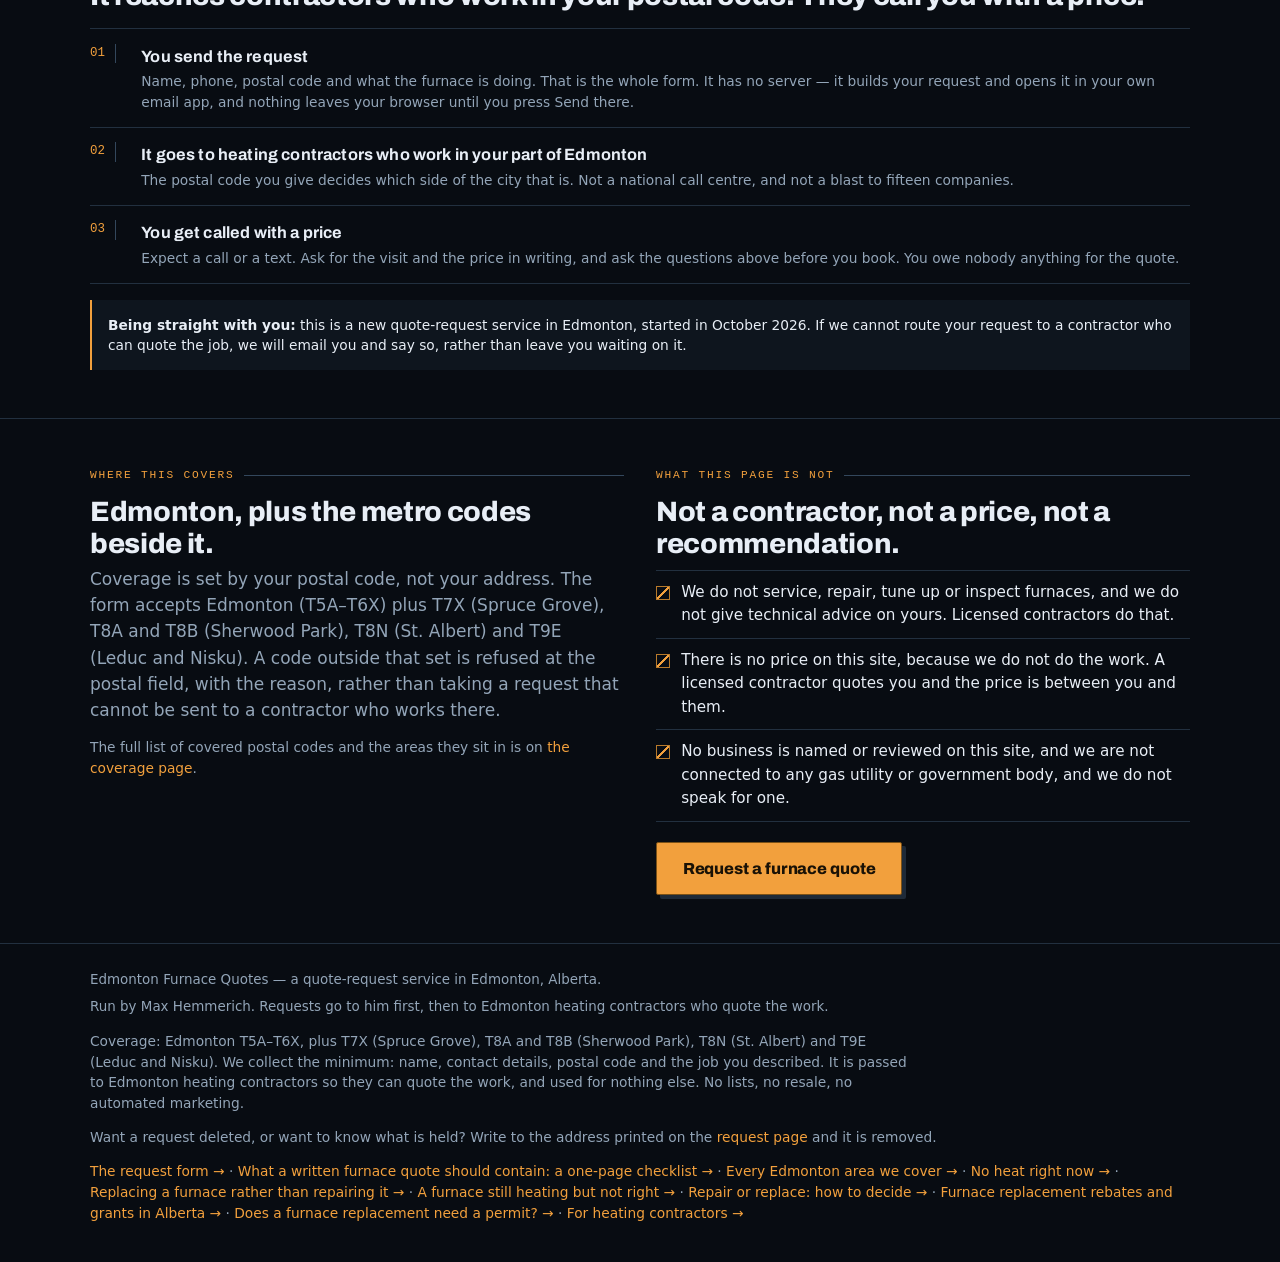
<file: furnace-tune-up.html>
<!DOCTYPE html>
<html lang="en-CA">
<head>
<meta charset="utf-8">
<meta name="viewport" content="width=device-width, initial-scale=1">
<title>Furnace tune-up in Edmonton — annual maintenance, and what to ask for</title>
<meta name="description" content="A furnace tune-up or annual maintenance visit in Edmonton: when to book it, what to ask the contractor to check and record, and the one Edmonton form the request goes through. No price is stated here — a licensed contractor quotes you.">
<meta name="robots" content="index,follow">
<link rel="preconnect" href="https://fonts.googleapis.com">
<link rel="preconnect" href="https://fonts.gstatic.com" crossorigin>
<link href="https://fonts.googleapis.com/css2?family=Archivo:wght@600;800&display=swap" rel="stylesheet">
<link rel="stylesheet" href="assets/styles.css">
<link rel="icon" href="assets/favicon.svg" type="image/svg+xml">
<link rel="canonical" href="https://maxhemmerich.github.io/edmonton-furnace-quotes/furnace-tune-up.html">
<meta property="og:title" content="Furnace tune-up in Edmonton — annual maintenance">
<meta property="og:description" content="When to book it, what to ask the contractor to check and record, and the one Edmonton form it goes through.">
<meta property="og:type" content="website">
<meta property="og:url" content="https://maxhemmerich.github.io/edmonton-furnace-quotes/furnace-tune-up.html">
<meta property="og:image" content="https://maxhemmerich.github.io/edmonton-furnace-quotes/assets/og.png">
<meta property="og:image:width" content="1200">
<meta property="og:image:height" content="630">
<meta property="og:image:alt" content="Edmonton Furnace Quotes — a quote-request service in Edmonton, Alberta.">
<meta name="twitter:card" content="summary_large_image">
</head>
<body>

<div class="top">
  <div class="wrap">
    <a class="brand" href="index.html"><i class="spark"></i>Edmonton Furnace Quotes<small>YEG</small></a>
    <nav>
      <a href="index.html#how">How it works</a>
      <a href="index.html#who">Who gets it</a>
      <a href="contractors.html">Contractors</a>
    </nav>
  </div>
</div>

<header class="hero">
  <div class="wrap">
    <p class="eyebrow">Edmonton, Alberta &middot; Furnace tune-up &amp; annual maintenance</p>
    <h1>Booking a furnace tune-up in Edmonton? Get it written down before winter.</h1>
    <p class="lede">A tune-up is the routine furnace job &mdash; the one booked ahead of the cold rather
      than in the middle of it. Tell us what the furnace is doing and where you are, and we send the
      request to heating contractors in Edmonton that do maintenance work. There is no charge to you,
      and you are never obligated to buy anything.</p>

    <div style="margin-top:1.3rem">
      <a class="btn" href="index.html#request" style="display:inline-block;width:auto;padding-inline:1.6rem">Go to the request form</a>
    </div>

    <div class="note safety small" style="margin-top:1.1rem">
      <strong>Smell gas, or your CO alarm is going off?</strong> Leave the house and call 911. Do not wait on a
      web form. <strong>No heat at all right now?</strong> <a href="no-heat.html">That is the urgent page</a>
      &mdash; a tune-up is a planned visit, not an emergency one, and this site routes no-heat requests first.
    </div>
  </div>
</header>

<section id="season">
  <div class="wrap">
    <p class="eyebrow">First, the timing</p>
    <h2>A tune-up is a fall job in Edmonton, not a January one.</h2>
    <p class="muted">Furnace maintenance is seasonal work. In Edmonton most of it is booked ahead of winter,
      while a visit can still be planned, rather than during the first cold snap when the same call becomes an
      emergency. That is the only reason to send the request early &mdash; the request is free and carries no
      obligation, so there is nothing to lose by asking sooner.</p>

    <div class="note small">
      <strong>If the furnace is not heating at all, this is not the page.</strong> A tune-up is a scheduled
      maintenance visit. A house with no heat is an urgent repair and <a href="no-heat.html">goes through the
      no-heat page</a>; a furnace that still heats but is misbehaving is <a href="furnace-repair.html">the
      repair request</a>.
    </div>
  </div>
</section>

<section id="what">
  <div class="wrap">
    <p class="eyebrow">What to ask for</p>
    <h2>What to ask a contractor to check and record on an annual tune-up.</h2>
    <p class="muted">We do not service furnaces and we do not give technical advice on yours &mdash; a
      licensed contractor does the work. These are the things worth having on paper when you book a tune-up
      or annual maintenance visit:</p>

    <ul class="checks" style="margin-top:1rem">
      <li><i class="tick"></i><span><strong class="d">What the visit covers, in writing.</strong> Ask what is
        included &mdash; what gets inspected, cleaned or tested, and what is charged separately. Two
        &ldquo;tune-up&rdquo; prices only compare if you know what each one includes.</span></li>
      <li><i class="tick"></i><span><strong class="d">Whether a written record of the visit comes with it.</strong>
        A maintenance record with the date, what was checked, what was found and what was changed is worth
        keeping &mdash; it is the history a later repair or replacement quote gets judged against.</span></li>
      <li><i class="tick"></i><span><strong class="d">Whether the visit includes the safety checks.</strong> Ask
        whether it covers the furnace's venting and its own safety devices. If you have a carbon-monoxide alarm,
        keep it; a tune-up does not replace one.</span></li>
      <li><i class="tick"></i><span><strong class="d">The contractor's Alberta licence.</strong> Ask for the
        licence number and check the contractor's standing before you book. A licensed contractor hands it over
        without blinking.</span></li>
    </ul>

    <div class="note small">
      <strong>Being straight with you:</strong> nothing on this site is a price, a ranking or a
      recommendation. No contractor is named, rated or reviewed here, and we do not take a cut of your
      maintenance bill. We do not do the work ourselves &mdash; a licensed contractor visits and gives you
      the price.
    </div>
  </div>
</section>

<section id="after">
  <div class="wrap">
    <p class="eyebrow">What happens after you send it</p>
    <h2>It reaches contractors who work in your postal code. They call you with a price.</h2>

    <ol class="steps">
      <li>
        <h3>You send the request</h3>
        <p class="muted small">Name, phone, postal code and what the furnace is doing. That is the whole form. It
          has no server &mdash; it builds your request and opens it in your own email app, and nothing leaves your
          browser until you press Send there.</p>
      </li>
      <li>
        <h3>It goes to heating contractors who work in your part of Edmonton</h3>
        <p class="muted small">The postal code you give decides which side of the city that is. Not a national
          call centre, and not a blast to fifteen companies.</p>
      </li>
      <li>
        <h3>You get called with a price</h3>
        <p class="muted small">Expect a call or a text. Ask for the visit and the price in writing, and ask the
          questions above before you book. You owe nobody anything for the quote.</p>
      </li>
    </ol>

    <div class="note small">
      <strong>Being straight with you:</strong> this is a new quote-request service in Edmonton, started in
      October 2026. If we cannot route your request to a contractor who can quote the job, we will email you and
      say so, rather than leave you waiting on it.
    </div>
  </div>
</section>

<section id="where">
  <div class="wrap two">
    <div>
      <p class="eyebrow">Where this covers</p>
      <h2>Edmonton, plus the metro codes beside it.</h2>
      <p class="muted">Coverage is set by your postal code, not your address. The form accepts Edmonton
        (T5A&ndash;T6X) plus T7X (Spruce Grove), T8A and T8B (Sherwood Park), T8N (St. Albert) and T9E (Leduc and
        Nisku). A code outside that set is refused at the postal field, with the reason, rather than taking a
        request that cannot be sent to a contractor who works there.</p>
      <p class="small muted">The full list of covered postal codes and the areas they sit in is on
        <a href="service-areas.html">the coverage page</a>.</p>
    </div>
    <div>
      <p class="eyebrow">What this page is not</p>
      <h2>Not a contractor, not a price, not a recommendation.</h2>
      <ul class="checks" style="margin-top:.6rem">
        <li><i class="tick"></i><span>We do not service, repair, tune up or inspect furnaces, and we do not give
          technical advice on yours. Licensed contractors do that.</span></li>
        <li><i class="tick"></i><span>There is no price on this site, because we do not do the work. A licensed
          contractor quotes you and the price is between you and them.</span></li>
        <li><i class="tick"></i><span>No business is named or reviewed on this site, and we are not connected to
          any gas utility or government body, and we do not speak for one.</span></li>
      </ul>
      <div style="margin-top:1.3rem">
        <a class="btn" href="index.html#request" style="display:inline-block;width:auto;padding-inline:1.6rem">Request a furnace quote</a>
      </div>
    </div>
  </div>
</section>

<footer>
  <div class="wrap">
    <div class="frow">
      <span>Edmonton Furnace Quotes &mdash; a quote-request service in Edmonton, Alberta.</span>
      <span>Run by Max Hemmerich. Requests go to him first, then to Edmonton heating contractors who quote the work.</span>
    </div>
    <p class="small" style="margin-top:.8rem;max-width:60em">Coverage: Edmonton T5A&ndash;T6X, plus T7X (Spruce Grove),
      T8A and T8B (Sherwood Park), T8N (St. Albert) and T9E (Leduc and Nisku). We collect the minimum: name, contact
      details, postal code and the job you described. It is passed to Edmonton heating contractors so they can quote
      the work, and used for nothing else. No lists, no resale, no automated marketing.</p>
    <p class="small" style="margin-top:.6rem">Want a request deleted, or want to know what is held? Write to the
      address printed on the <a href="index.html#who">request page</a> and it is removed.</p>
    <p class="small" style="margin-top:.6rem"><a href="index.html#request">The request form &rarr;</a> &middot;
      <a href="furnace-quote-checklist.html">What a written furnace quote should contain: a one-page checklist &rarr;</a> &middot;
      <a href="service-areas.html">Every Edmonton area we cover &rarr;</a> &middot;
      <a href="no-heat.html">No heat right now &rarr;</a> &middot;
      <a href="furnace-replacement.html">Replacing a furnace rather than repairing it &rarr;</a> &middot;
      <a href="furnace-repair.html">A furnace still heating but not right &rarr;</a> &middot;
      <a href="repair-or-replace.html">Repair or replace: how to decide &rarr;</a> &middot;
      <a href="alberta-furnace-rebates.html">Furnace replacement rebates and grants in Alberta &rarr;</a> &middot;
      <a href="furnace-permit-edmonton.html">Does a furnace replacement need a permit? &rarr;</a> &middot;
      <a href="contractors.html">For heating contractors &rarr;</a></p>
  </div>
</footer>

<script type="application/ld+json">
{
  "@context": "https://schema.org",
  "@type": "FAQPage",
  "mainEntity": [
    {
      "@type": "Question",
      "name": "When should I book a furnace tune-up in Edmonton?",
      "acceptedAnswer": {
        "@type": "Answer",
        "text": "Furnace maintenance is seasonal work. In Edmonton most of it is booked ahead of winter, while a visit can still be planned, rather than during the first cold snap when the same call becomes an emergency."
      }
    },
    {
      "@type": "Question",
      "name": "What should a tune-up visit cover?",
      "acceptedAnswer": {
        "@type": "Answer",
        "text": "What the visit covers, in writing. Ask what is included \u2014 what gets inspected, cleaned or tested, and what is charged separately. Two \u201ctune-up\u201d prices only compare if you know what each one includes."
      }
    },
    {
      "@type": "Question",
      "name": "Does the visit come with a written record?",
      "acceptedAnswer": {
        "@type": "Answer",
        "text": "Whether a written record of the visit comes with it. A maintenance record with the date, what was checked, what was found and what was changed is worth keeping \u2014 it is the history a later repair or replacement quote gets judged against."
      }
    },
    {
      "@type": "Question",
      "name": "Does a tune-up include the safety checks?",
      "acceptedAnswer": {
        "@type": "Answer",
        "text": "Whether the visit includes the safety checks. Ask whether it covers the furnace's venting and its own safety devices. If you have a carbon-monoxide alarm, keep it; a tune-up does not replace one."
      }
    },
    {
      "@type": "Question",
      "name": "Do I need the contractor's Alberta licence?",
      "acceptedAnswer": {
        "@type": "Answer",
        "text": "The contractor's Alberta licence. Ask for the licence number and check the contractor's standing before you book. A licensed contractor hands it over without blinking."
      }
    },
    {
      "@type": "Question",
      "name": "Do you service or tune up furnaces yourselves?",
      "acceptedAnswer": {
        "@type": "Answer",
        "text": "We do not service, repair, tune up or inspect furnaces, and we do not give technical advice on yours. Licensed contractors do that."
      }
    },
    {
      "@type": "Question",
      "name": "Does it cost me anything to send a request?",
      "acceptedAnswer": {
        "@type": "Answer",
        "text": "There is no charge to you, and you are never obligated to buy anything."
      }
    },
    {
      "@type": "Question",
      "name": "What happens after I send the request?",
      "acceptedAnswer": {
        "@type": "Answer",
        "text": "It reaches contractors who work in your postal code. They call you with a price."
      }
    },
    {
      "@type": "Question",
      "name": "Which postal codes do you cover?",
      "acceptedAnswer": {
        "@type": "Answer",
        "text": "Coverage is set by your postal code, not your address. The form accepts Edmonton (T5A\u2013T6X) plus T7X (Spruce Grove), T8A and T8B (Sherwood Park), T8N (St. Albert) and T9E (Leduc and Nisku)."
      }
    }
  ]
}
</script>

<script src="assets/counter.js" data-counter="furnace-tune-up"></script>
</body>
</html>
</file>
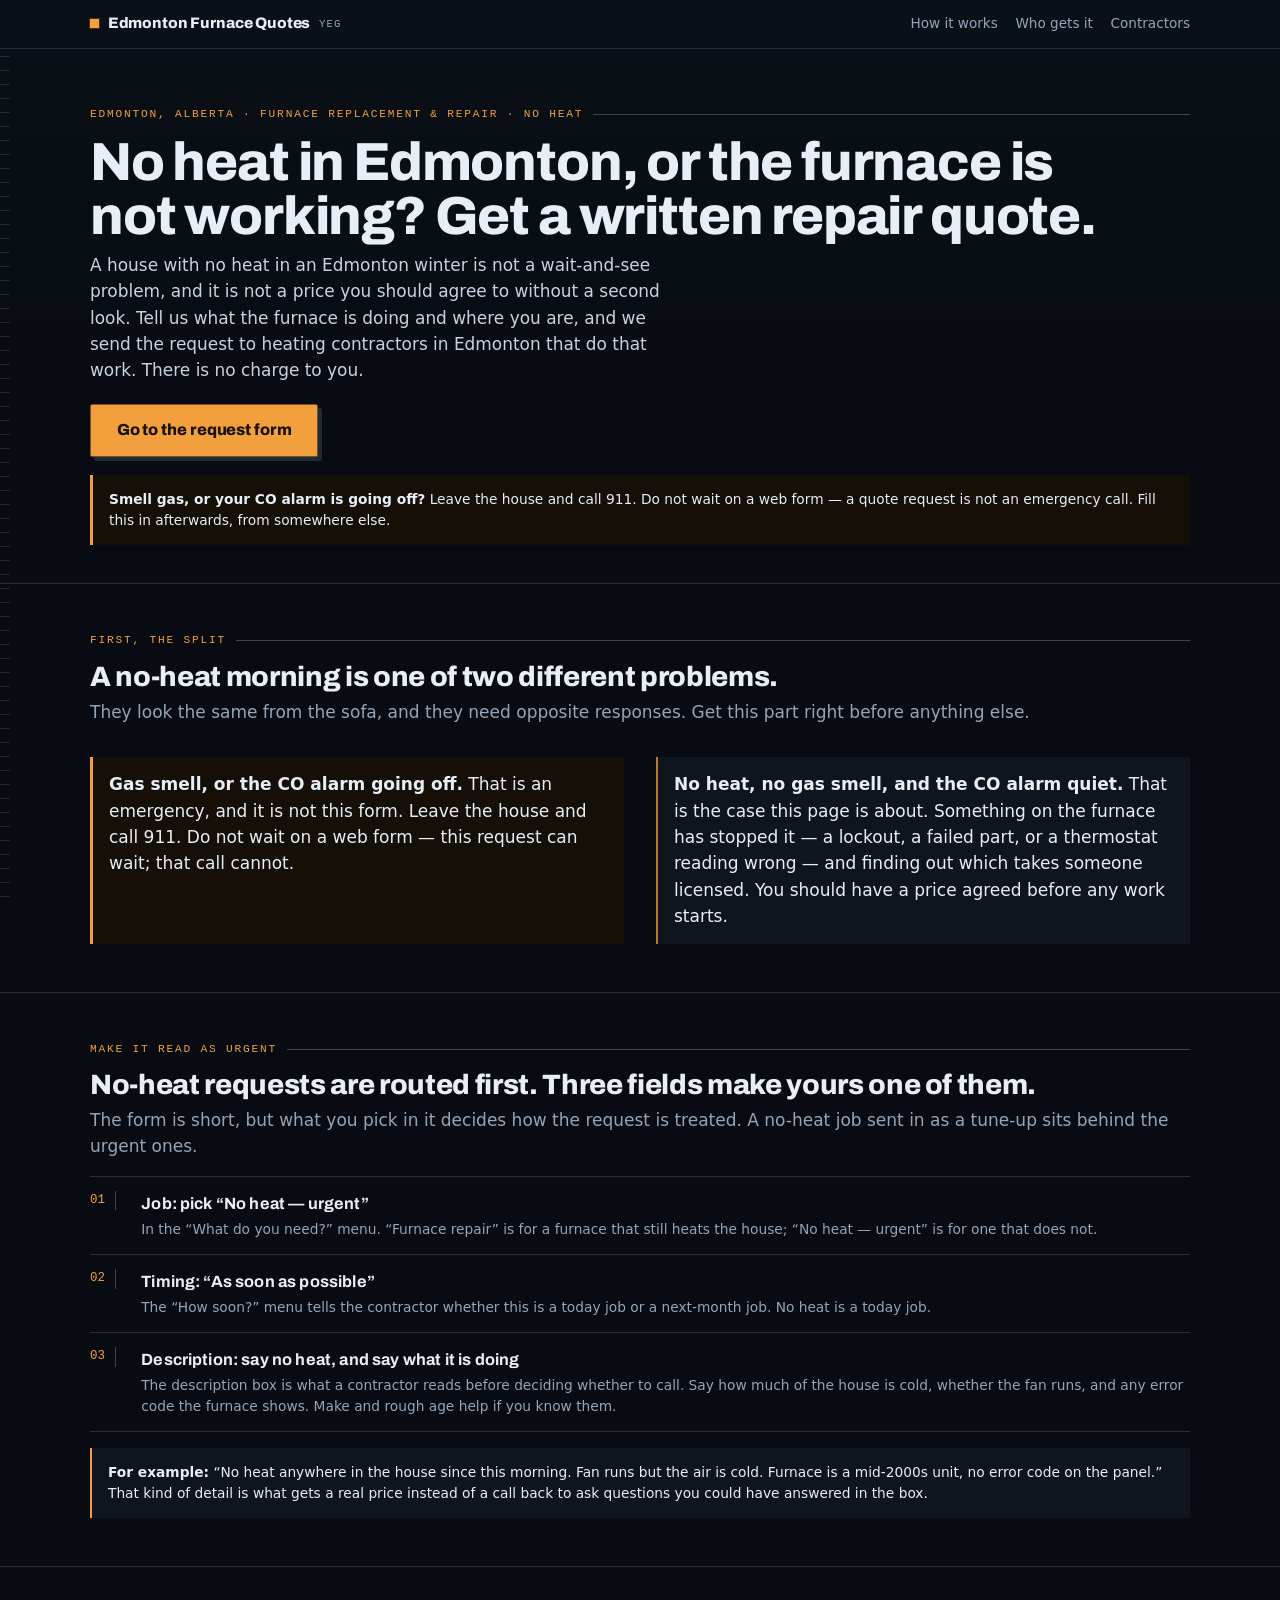
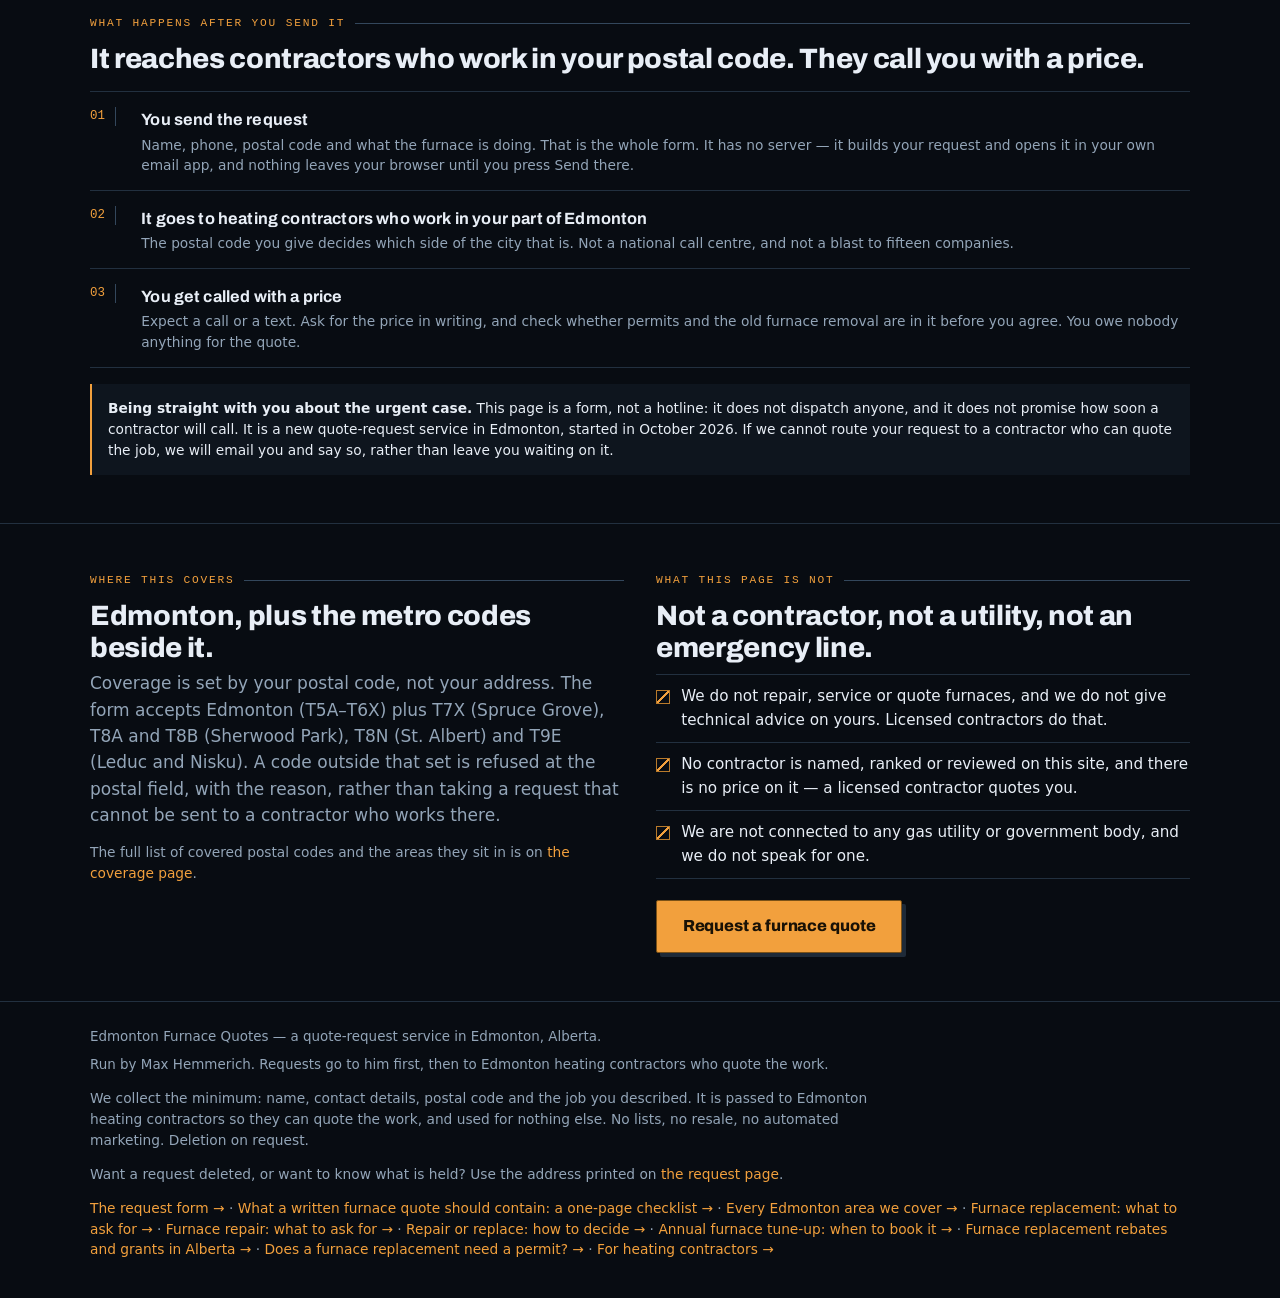
<file: no-heat.html>
<!DOCTYPE html>
<html lang="en-CA">
<head>
<meta charset="utf-8">
<meta name="viewport" content="width=device-width, initial-scale=1">
<title>No heat in Edmonton — furnace not working? Request a furnace quote</title>
<meta name="description" content="No heat, or the furnace stopped working? What to do first, how to mark your request urgent, and the one Edmonton form it goes through. If you smell gas or your CO alarm is sounding, leave and call 911 — do not use this form.">
<meta name="robots" content="index,follow">
<link rel="preconnect" href="https://fonts.googleapis.com">
<link rel="preconnect" href="https://fonts.gstatic.com" crossorigin>
<link href="https://fonts.googleapis.com/css2?family=Archivo:wght@600;800&display=swap" rel="stylesheet">
<link rel="stylesheet" href="assets/styles.css">
<link rel="icon" href="assets/favicon.svg" type="image/svg+xml">
<link rel="canonical" href="https://maxhemmerich.github.io/edmonton-furnace-quotes/no-heat.html">
<meta property="og:title" content="No heat in Edmonton — furnace not working?">
<meta property="og:description" content="What to do first, how to mark your request urgent, and the one Edmonton form it goes through.">
<meta property="og:type" content="website">
<meta property="og:url" content="https://maxhemmerich.github.io/edmonton-furnace-quotes/no-heat.html">
<meta property="og:image" content="https://maxhemmerich.github.io/edmonton-furnace-quotes/assets/og.png">
<meta property="og:image:width" content="1200">
<meta property="og:image:height" content="630">
<meta property="og:image:alt" content="Edmonton Furnace Quotes — a quote-request service in Edmonton, Alberta.">
<meta name="twitter:card" content="summary_large_image">
</head>
<body>

<div class="top">
  <div class="wrap">
    <a class="brand" href="index.html"><i class="spark"></i>Edmonton Furnace Quotes<small>YEG</small></a>
    <nav>
      <a href="index.html#how">How it works</a>
      <a href="index.html#who">Who gets it</a>
      <a href="contractors.html">Contractors</a>
    </nav>
  </div>
</div>

<header class="hero">
  <div class="wrap">
    <p class="eyebrow">Edmonton, Alberta &middot; Furnace replacement &amp; repair &middot; No heat</p>
    <h1>No heat in Edmonton, or the furnace is not working? Get a written repair quote.</h1>
    <p class="lede">A house with no heat in an Edmonton winter is not a wait-and-see problem, and it is not a
      price you should agree to without a second look. Tell us what the furnace is doing and where you are, and
      we send the request to heating contractors in Edmonton that do that work. There is no charge to you.</p>

    <div style="margin-top:1.3rem">
      <a class="btn" href="index.html#request" style="display:inline-block;width:auto;padding-inline:1.6rem">Go to the request form</a>
    </div>

    <div class="note safety small" style="margin-top:1.1rem">
      <strong>Smell gas, or your CO alarm is going off?</strong> Leave the house and call 911. Do not wait on a
      web form &mdash; a quote request is not an emergency call. Fill this in afterwards, from somewhere else.
    </div>
  </div>
</header>

<section id="first">
  <div class="wrap">
    <p class="eyebrow">First, the split</p>
    <h2>A no-heat morning is one of two different problems.</h2>
    <p class="muted">They look the same from the sofa, and they need opposite responses. Get this part right
      before anything else.</p>

    <div class="two" style="margin-top:1rem">
      <div class="note safety">
        <strong>Gas smell, or the CO alarm going off.</strong> That is an emergency, and it is not this form.
        Leave the house and call 911. Do not wait on a web form &mdash; this request can wait; that call cannot.
      </div>
      <div class="note cold">
        <strong>No heat, no gas smell, and the CO alarm quiet.</strong> That is the case this page is about.
        Something on the furnace has stopped it &mdash; a lockout, a failed part, or a thermostat reading wrong
        &mdash; and finding out which takes someone licensed. You should have a price agreed before any work starts.
      </div>
    </div>
  </div>
</section>

<section id="urgent">
  <div class="wrap">
    <p class="eyebrow">Make it read as urgent</p>
    <h2>No-heat requests are routed first. Three fields make yours one of them.</h2>
    <p class="muted">The form is short, but what you pick in it decides how the request is treated. A no-heat job
      sent in as a tune-up sits behind the urgent ones.</p>

    <ol class="steps" style="margin-top:1rem">
      <li>
        <h3>Job: pick &ldquo;No heat &mdash; urgent&rdquo;</h3>
        <p class="muted small">In the &ldquo;What do you need?&rdquo; menu. &ldquo;Furnace repair&rdquo; is for a
          furnace that still heats the house; &ldquo;No heat &mdash; urgent&rdquo; is for one that does not.</p>
      </li>
      <li>
        <h3>Timing: &ldquo;As soon as possible&rdquo;</h3>
        <p class="muted small">The &ldquo;How soon?&rdquo; menu tells the contractor whether this is a today job
          or a next-month job. No heat is a today job.</p>
      </li>
      <li>
        <h3>Description: say no heat, and say what it is doing</h3>
        <p class="muted small">The description box is what a contractor reads before deciding whether to call.
          Say how much of the house is cold, whether the fan runs, and any error code the furnace shows. Make and
          rough age help if you know them.</p>
      </li>
    </ol>

    <div class="note small">
      <strong>For example:</strong> &ldquo;No heat anywhere in the house since this morning. Fan runs but the air
      is cold. Furnace is a mid-2000s unit, no error code on the panel.&rdquo; That kind of detail is what gets a
      real price instead of a call back to ask questions you could have answered in the box.
    </div>
  </div>
</section>

<section id="after">
  <div class="wrap">
    <p class="eyebrow">What happens after you send it</p>
    <h2>It reaches contractors who work in your postal code. They call you with a price.</h2>

    <ol class="steps">
      <li>
        <h3>You send the request</h3>
        <p class="muted small">Name, phone, postal code and what the furnace is doing. That is the whole form. It
          has no server &mdash; it builds your request and opens it in your own email app, and nothing leaves your
          browser until you press Send there.</p>
      </li>
      <li>
        <h3>It goes to heating contractors who work in your part of Edmonton</h3>
        <p class="muted small">The postal code you give decides which side of the city that is. Not a national
          call centre, and not a blast to fifteen companies.</p>
      </li>
      <li>
        <h3>You get called with a price</h3>
        <p class="muted small">Expect a call or a text. Ask for the price in writing, and check whether permits
          and the old furnace removal are in it before you agree. You owe nobody anything for the quote.</p>
      </li>
    </ol>

    <div class="note small">
      <strong>Being straight with you about the urgent case.</strong> This page is a form, not a hotline: it does
      not dispatch anyone, and it does not promise how soon a contractor will call. It is a new quote-request
      service in Edmonton, started in October 2026. If we cannot route your request to a contractor who can quote
      the job, we will email you and say so, rather than leave you waiting on it.
    </div>
  </div>
</section>

<section id="where">
  <div class="wrap two">
    <div>
      <p class="eyebrow">Where this covers</p>
      <h2>Edmonton, plus the metro codes beside it.</h2>
      <p class="muted">Coverage is set by your postal code, not your address. The form accepts Edmonton
        (T5A&ndash;T6X) plus T7X (Spruce Grove), T8A and T8B (Sherwood Park), T8N (St. Albert) and T9E (Leduc and
        Nisku). A code outside that set is refused at the postal field, with the reason, rather than taking a
        request that cannot be sent to a contractor who works there.</p>
      <p class="small muted">The full list of covered postal codes and the areas they sit in is on
        <a href="service-areas.html">the coverage page</a>.</p>
    </div>
    <div>
      <p class="eyebrow">What this page is not</p>
      <h2>Not a contractor, not a utility, not an emergency line.</h2>
      <ul class="checks" style="margin-top:.6rem">
        <li><i class="tick"></i><span>We do not repair, service or quote furnaces, and we do not give technical
          advice on yours. Licensed contractors do that.</span></li>
        <li><i class="tick"></i><span>No contractor is named, ranked or reviewed on this site, and there is no
          price on it &mdash; a licensed contractor quotes you.</span></li>
        <li><i class="tick"></i><span>We are not connected to any gas utility or government body, and we do not
          speak for one.</span></li>
      </ul>
      <div style="margin-top:1.3rem">
        <a class="btn" href="index.html#request" style="display:inline-block;width:auto;padding-inline:1.6rem">Request a furnace quote</a>
      </div>
    </div>
  </div>
</section>

<footer>
  <div class="wrap">
    <div class="frow">
      <span>Edmonton Furnace Quotes &mdash; a quote-request service in Edmonton, Alberta.</span>
      <span>Run by Max Hemmerich. Requests go to him first, then to Edmonton heating contractors who quote the work.</span>
    </div>
    <p class="small" style="margin-top:.8rem;max-width:60em">We collect the minimum: name, contact details, postal
      code and the job you described. It is passed to Edmonton heating contractors so they can quote the work, and
      used for nothing else. No lists, no resale, no automated marketing. Deletion on request.</p>
    <p class="small" style="margin-top:.6rem">Want a request deleted, or want to know what is held? Use the address
      printed on <a href="index.html#who">the request page</a>.</p>
    <p class="small" style="margin-top:.6rem"><a href="index.html#request">The request form &rarr;</a> &middot;
      <a href="furnace-quote-checklist.html">What a written furnace quote should contain: a one-page checklist &rarr;</a> &middot;
      <a href="service-areas.html">Every Edmonton area we cover &rarr;</a> &middot;
      <a href="furnace-replacement.html">Furnace replacement: what to ask for &rarr;</a> &middot;
      <a href="furnace-repair.html">Furnace repair: what to ask for &rarr;</a> &middot;
      <a href="repair-or-replace.html">Repair or replace: how to decide &rarr;</a> &middot;
      <a href="furnace-tune-up.html">Annual furnace tune-up: when to book it &rarr;</a> &middot;
      <a href="alberta-furnace-rebates.html">Furnace replacement rebates and grants in Alberta &rarr;</a> &middot;
      <a href="furnace-permit-edmonton.html">Does a furnace replacement need a permit? &rarr;</a> &middot;
      <a href="contractors.html">For heating contractors &rarr;</a></p>
  </div>
</footer>

<script type="application/ld+json">
{
  "@context": "https://schema.org",
  "@type": "FAQPage",
  "mainEntity": [
    {
      "@type": "Question",
      "name": "What should I do if I smell gas or my CO alarm is going off?",
      "acceptedAnswer": {
        "@type": "Answer",
        "text": "Gas smell, or the CO alarm going off. That is an emergency, and it is not this form. Leave the house and call 911. Do not wait on a web form \u2014 this request can wait; that call cannot."
      }
    },
    {
      "@type": "Question",
      "name": "Which job should I pick if there is no heat at all?",
      "acceptedAnswer": {
        "@type": "Answer",
        "text": "Job: pick \u201cNo heat \u2014 urgent\u201d. In the \u201cWhat do you need?\u201d menu. \u201cFurnace repair\u201d is for a furnace that still heats the house; \u201cNo heat \u2014 urgent\u201d is for one that does not."
      }
    },
    {
      "@type": "Question",
      "name": "Does this page send someone out, or promise how fast a contractor will call?",
      "acceptedAnswer": {
        "@type": "Answer",
        "text": "This page is a form, not a hotline: it does not dispatch anyone, and it does not promise how soon a contractor will call."
      }
    },
    {
      "@type": "Question",
      "name": "What should I put in the description box?",
      "acceptedAnswer": {
        "@type": "Answer",
        "text": "Say how much of the house is cold, whether the fan runs, and any error code the furnace shows. Make and rough age help if you know them."
      }
    },
    {
      "@type": "Question",
      "name": "Does it cost me anything to send a request?",
      "acceptedAnswer": {
        "@type": "Answer",
        "text": "There is no charge to you."
      }
    },
    {
      "@type": "Question",
      "name": "What happens after I send the request?",
      "acceptedAnswer": {
        "@type": "Answer",
        "text": "It reaches contractors who work in your postal code. They call you with a price."
      }
    },
    {
      "@type": "Question",
      "name": "Which postal codes do you cover?",
      "acceptedAnswer": {
        "@type": "Answer",
        "text": "Coverage is set by your postal code, not your address. The form accepts Edmonton (T5A\u2013T6X) plus T7X (Spruce Grove), T8A and T8B (Sherwood Park), T8N (St. Albert) and T9E (Leduc and Nisku)."
      }
    }
  ]
}
</script>

<script src="assets/counter.js" data-counter="no-heat"></script>
</body>
</html>
</file>
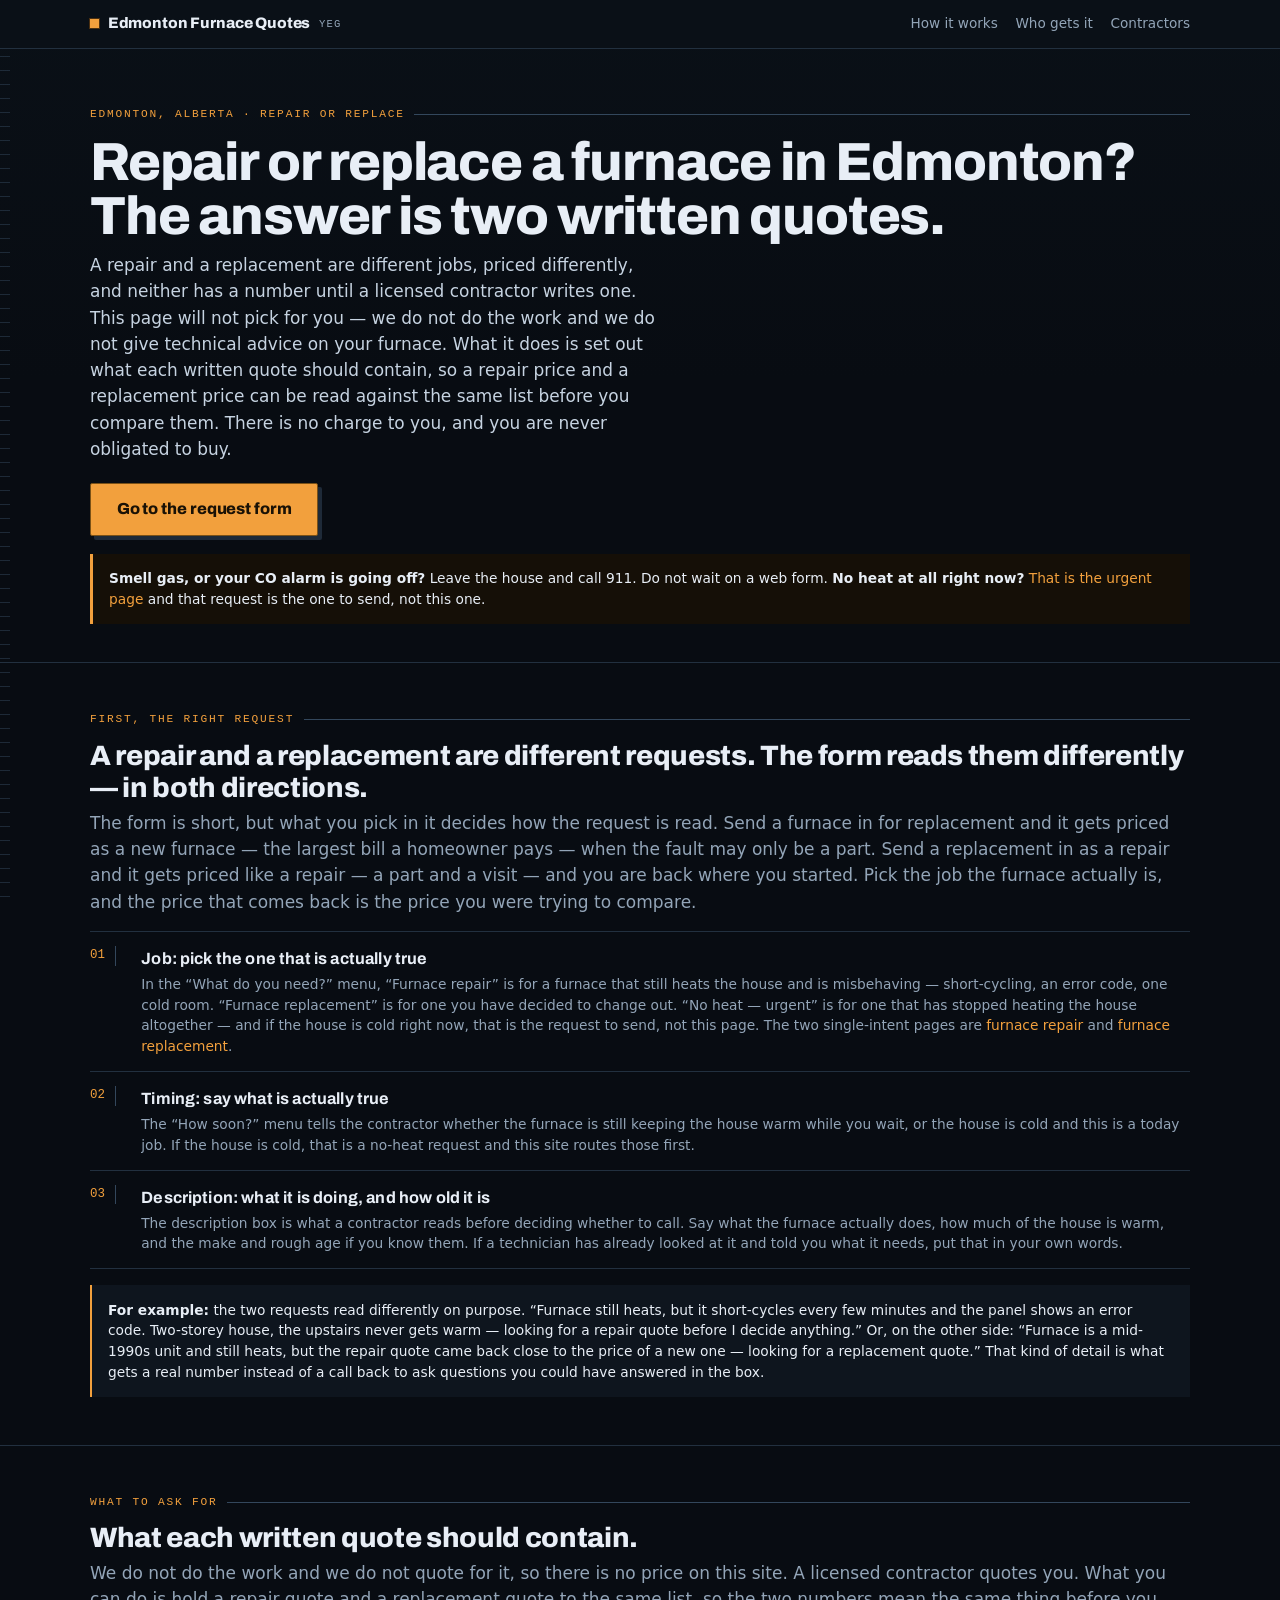
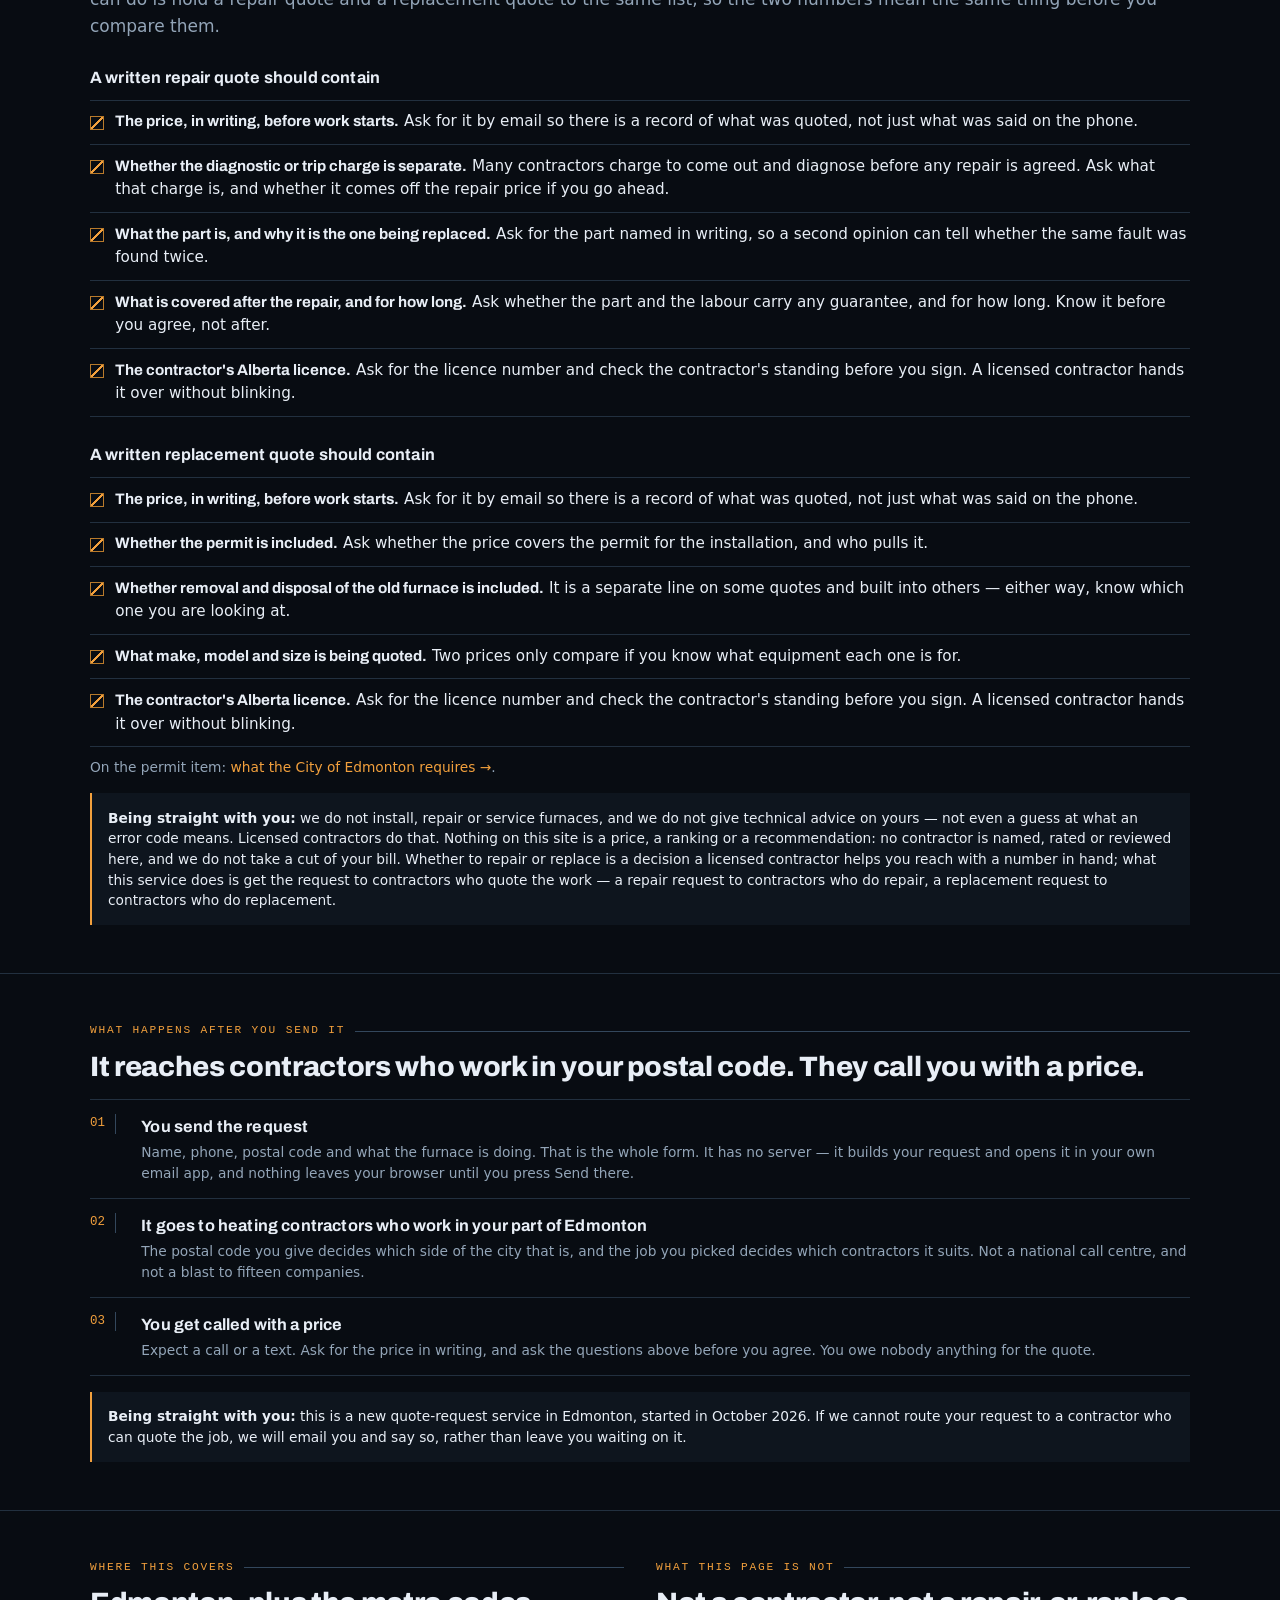
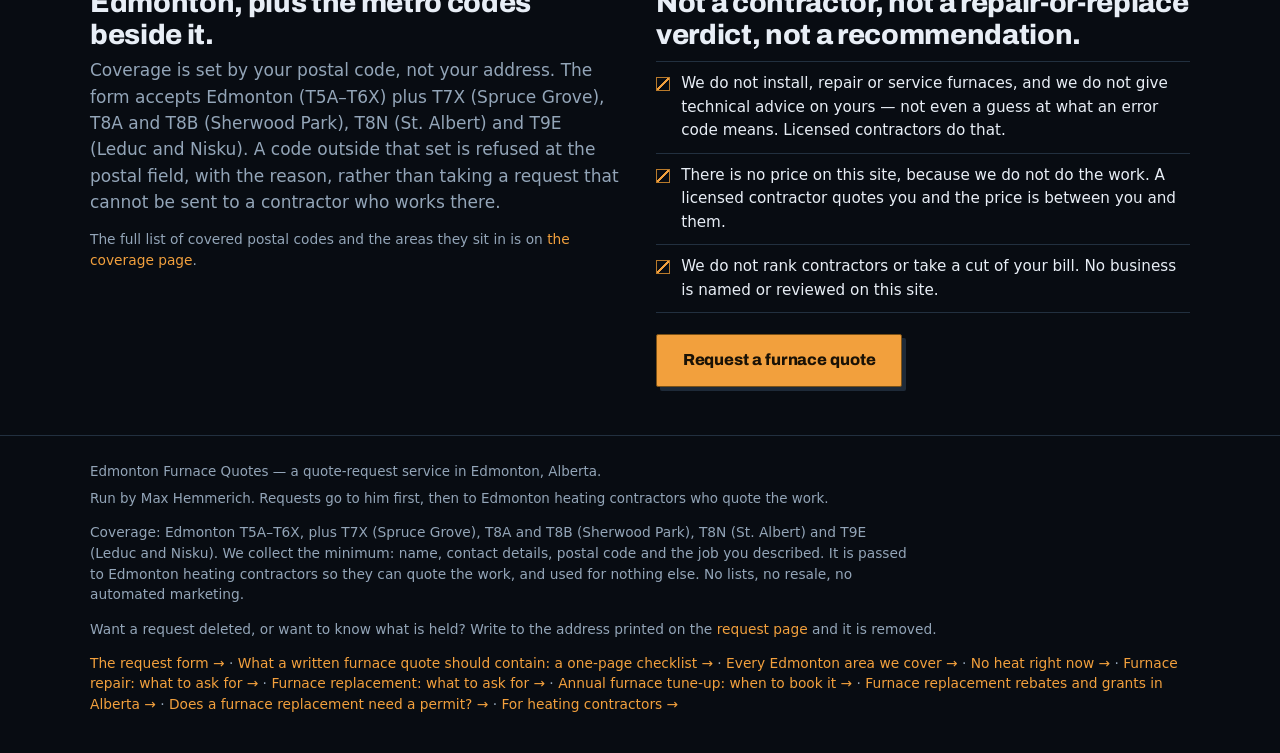
<file: repair-or-replace.html>
<!DOCTYPE html>
<html lang="en-CA">
<head>
<meta charset="utf-8">
<meta name="viewport" content="width=device-width, initial-scale=1">
<title>Repair or replace your furnace in Edmonton — how to decide</title>
<meta name="description" content="Should you repair or replace a furnace in Edmonton? The decision sits between two written quotes. Here is what a repair quote and a replacement quote should each contain, so the two numbers can be read against the same list. No price is stated here — a licensed contractor quotes you.">
<meta name="robots" content="index,follow">
<link rel="preconnect" href="https://fonts.googleapis.com">
<link rel="preconnect" href="https://fonts.gstatic.com" crossorigin>
<link href="https://fonts.googleapis.com/css2?family=Archivo:wght@600;800&display=swap" rel="stylesheet">
<link rel="stylesheet" href="assets/styles.css">
<link rel="icon" href="assets/favicon.svg" type="image/svg+xml">
<link rel="canonical" href="https://maxhemmerich.github.io/edmonton-furnace-quotes/repair-or-replace.html">
<meta property="og:title" content="Repair or replace your furnace in Edmonton — how to decide">
<meta property="og:description" content="What a repair quote and a replacement quote should each contain, so the two numbers can be read against the same list.">
<meta property="og:type" content="website">
<meta property="og:url" content="https://maxhemmerich.github.io/edmonton-furnace-quotes/repair-or-replace.html">
<meta property="og:image" content="https://maxhemmerich.github.io/edmonton-furnace-quotes/assets/og.png">
<meta property="og:image:width" content="1200">
<meta property="og:image:height" content="630">
<meta property="og:image:alt" content="Edmonton Furnace Quotes — a quote-request service in Edmonton, Alberta.">
<meta name="twitter:card" content="summary_large_image">
</head>
<body>

<div class="top">
  <div class="wrap">
    <a class="brand" href="index.html"><i class="spark"></i>Edmonton Furnace Quotes<small>YEG</small></a>
    <nav>
      <a href="index.html#how">How it works</a>
      <a href="index.html#who">Who gets it</a>
      <a href="contractors.html">Contractors</a>
    </nav>
  </div>
</div>

<header class="hero">
  <div class="wrap">
    <p class="eyebrow">Edmonton, Alberta &middot; Repair or replace</p>
    <h1>Repair or replace a furnace in Edmonton? The answer is two written quotes.</h1>
    <p class="lede">A repair and a replacement are different jobs, priced differently, and neither has a number
      until a licensed contractor writes one. This page will not pick for you &mdash; we do not do the work and we
      do not give technical advice on your furnace. What it does is set out what each written quote should
      contain, so a repair price and a replacement price can be read against the same list before you compare
      them. There is no charge to you, and you are never obligated to buy.</p>

    <div style="margin-top:1.3rem">
      <a class="btn" href="index.html#request" style="display:inline-block;width:auto;padding-inline:1.6rem">Go to the request form</a>
    </div>

    <div class="note safety small" style="margin-top:1.1rem">
      <strong>Smell gas, or your CO alarm is going off?</strong> Leave the house and call 911. Do not wait on a
      web form. <strong>No heat at all right now?</strong> <a href="no-heat.html">That is the urgent page</a> and
      that request is the one to send, not this one.
    </div>
  </div>
</header>

<section id="which">
  <div class="wrap">
    <p class="eyebrow">First, the right request</p>
    <h2>A repair and a replacement are different requests. The form reads them differently &mdash; in both directions.</h2>
    <p class="muted">The form is short, but what you pick in it decides how the request is read. Send a furnace
      in for replacement and it gets priced as a new furnace &mdash; the largest bill a homeowner pays &mdash;
      when the fault may only be a part. Send a replacement in as a repair and it gets priced like a repair
      &mdash; a part and a visit &mdash; and you are back where you started. Pick the job the furnace actually
      is, and the price that comes back is the price you were trying to compare.</p>

    <ol class="steps" style="margin-top:1rem">
      <li>
        <h3>Job: pick the one that is actually true</h3>
        <p class="muted small">In the &ldquo;What do you need?&rdquo; menu, &ldquo;Furnace repair&rdquo; is for a
          furnace that still heats the house and is misbehaving &mdash; short-cycling, an error code, one cold
          room. &ldquo;Furnace replacement&rdquo; is for one you have decided to change out. &ldquo;No heat
          &mdash; urgent&rdquo; is for one that has stopped heating the house altogether &mdash; and if the house
          is cold right now, that is the request to send, not this page. The two single-intent pages are
          <a href="furnace-repair.html">furnace repair</a> and
          <a href="furnace-replacement.html">furnace replacement</a>.</p>
      </li>
      <li>
        <h3>Timing: say what is actually true</h3>
        <p class="muted small">The &ldquo;How soon?&rdquo; menu tells the contractor whether the furnace is still
          keeping the house warm while you wait, or the house is cold and this is a today job. If the house is
          cold, that is a no-heat request and this site routes those first.</p>
      </li>
      <li>
        <h3>Description: what it is doing, and how old it is</h3>
        <p class="muted small">The description box is what a contractor reads before deciding whether to call.
          Say what the furnace actually does, how much of the house is warm, and the make and rough age if you
          know them. If a technician has already looked at it and told you what it needs, put that in your own
          words.</p>
      </li>
    </ol>

    <div class="note small">
      <strong>For example:</strong> the two requests read differently on purpose. &ldquo;Furnace still heats, but
      it short-cycles every few minutes and the panel shows an error code. Two-storey house, the upstairs never
      gets warm &mdash; looking for a repair quote before I decide anything.&rdquo; Or, on the other side:
      &ldquo;Furnace is a mid-1990s unit and still heats, but the repair quote came back close to the price of a
      new one &mdash; looking for a replacement quote.&rdquo; That kind of detail is what gets a real number
      instead of a call back to ask questions you could have answered in the box.
    </div>
  </div>
</section>

<section id="compare">
  <div class="wrap">
    <p class="eyebrow">What to ask for</p>
    <h2>What each written quote should contain.</h2>
    <p class="muted">We do not do the work and we do not quote for it, so there is no price on this site. A
      licensed contractor quotes you. What you can do is hold a repair quote and a replacement quote to the
      same list, so the two numbers mean the same thing before you compare them.</p>

    <h3 style="margin-top:1.6rem">A written repair quote should contain</h3>
    <ul class="checks" style="margin-top:.6rem">
      <li><i class="tick"></i><span><strong class="d">The price, in writing, before work starts.</strong>
        Ask for it by email so there is a record of what was quoted, not just what was said on the phone.</span></li>
      <li><i class="tick"></i><span><strong class="d">Whether the diagnostic or trip charge is separate.</strong>
        Many contractors charge to come out and diagnose before any repair is agreed. Ask what that charge is,
        and whether it comes off the repair price if you go ahead.</span></li>
      <li><i class="tick"></i><span><strong class="d">What the part is, and why it is the one being
        replaced.</strong> Ask for the part named in writing, so a second opinion can tell whether the same
        fault was found twice.</span></li>
      <li><i class="tick"></i><span><strong class="d">What is covered after the repair, and for how long.</strong>
        Ask whether the part and the labour carry any guarantee, and for how long. Know it before you agree,
        not after.</span></li>
      <li><i class="tick"></i><span><strong class="d">The contractor's Alberta licence.</strong> Ask for the
        licence number and check the contractor's standing before you sign. A licensed contractor hands it over
        without blinking.</span></li>
    </ul>

    <h3 style="margin-top:1.6rem">A written replacement quote should contain</h3>
    <ul class="checks" style="margin-top:.6rem">
      <li><i class="tick"></i><span><strong class="d">The price, in writing, before work starts.</strong>
        Ask for it by email so there is a record of what was quoted, not just what was said on the phone.</span></li>
      <li><i class="tick"></i><span><strong class="d">Whether the permit is included.</strong> Ask whether the
        price covers the permit for the installation, and who pulls it.</span></li>
      <li><i class="tick"></i><span><strong class="d">Whether removal and disposal of the old furnace is
        included.</strong> It is a separate line on some quotes and built into others &mdash; either way, know
        which one you are looking at.</span></li>
      <li><i class="tick"></i><span><strong class="d">What make, model and size is being quoted.</strong> Two
        prices only compare if you know what equipment each one is for.</span></li>
      <li><i class="tick"></i><span><strong class="d">The contractor's Alberta licence.</strong> Ask for the
        licence number and check the contractor's standing before you sign. A licensed contractor hands it over
        without blinking.</span></li>
    </ul>
    <p class="small muted" style="margin-top:.6rem">On the permit item: <a href="furnace-permit-edmonton.html">what
      the City of Edmonton requires &rarr;</a>.</p>

    <div class="note small">
      <strong>Being straight with you:</strong> we do not install, repair or service furnaces, and we do not give
      technical advice on yours &mdash; not even a guess at what an error code means. Licensed contractors do
      that. Nothing on this site is a price, a ranking or a recommendation: no contractor is named, rated or
      reviewed here, and we do not take a cut of your bill. Whether to repair or replace is a decision a licensed
      contractor helps you reach with a number in hand; what this service does is get the request to contractors
      who quote the work &mdash; a repair request to contractors who do repair, a replacement request to
      contractors who do replacement.
    </div>
  </div>
</section>

<section id="after">
  <div class="wrap">
    <p class="eyebrow">What happens after you send it</p>
    <h2>It reaches contractors who work in your postal code. They call you with a price.</h2>

    <ol class="steps">
      <li>
        <h3>You send the request</h3>
        <p class="muted small">Name, phone, postal code and what the furnace is doing. That is the whole form. It
          has no server &mdash; it builds your request and opens it in your own email app, and nothing leaves your
          browser until you press Send there.</p>
      </li>
      <li>
        <h3>It goes to heating contractors who work in your part of Edmonton</h3>
        <p class="muted small">The postal code you give decides which side of the city that is, and the job you
          picked decides which contractors it suits. Not a national call centre, and not a blast to fifteen
          companies.</p>
      </li>
      <li>
        <h3>You get called with a price</h3>
        <p class="muted small">Expect a call or a text. Ask for the price in writing, and ask the questions above
          before you agree. You owe nobody anything for the quote.</p>
      </li>
    </ol>

    <div class="note small">
      <strong>Being straight with you:</strong> this is a new quote-request service in Edmonton, started in
      October 2026. If we cannot route your request to a contractor who can quote the job, we will email you and
      say so, rather than leave you waiting on it.
    </div>
  </div>
</section>

<section id="where">
  <div class="wrap two">
    <div>
      <p class="eyebrow">Where this covers</p>
      <h2>Edmonton, plus the metro codes beside it.</h2>
      <p class="muted">Coverage is set by your postal code, not your address. The form accepts Edmonton
        (T5A&ndash;T6X) plus T7X (Spruce Grove), T8A and T8B (Sherwood Park), T8N (St. Albert) and T9E (Leduc and
        Nisku). A code outside that set is refused at the postal field, with the reason, rather than taking a
        request that cannot be sent to a contractor who works there.</p>
      <p class="small muted">The full list of covered postal codes and the areas they sit in is on
        <a href="service-areas.html">the coverage page</a>.</p>
    </div>
    <div>
      <p class="eyebrow">What this page is not</p>
      <h2>Not a contractor, not a repair-or-replace verdict, not a recommendation.</h2>
      <ul class="checks" style="margin-top:.6rem">
        <li><i class="tick"></i><span>We do not install, repair or service furnaces, and we do not give technical
          advice on yours &mdash; not even a guess at what an error code means. Licensed contractors do
          that.</span></li>
        <li><i class="tick"></i><span>There is no price on this site, because we do not do the work. A licensed
          contractor quotes you and the price is between you and them.</span></li>
        <li><i class="tick"></i><span>We do not rank contractors or take a cut of your bill. No business is named
          or reviewed on this site.</span></li>
      </ul>
      <div style="margin-top:1.3rem">
        <a class="btn" href="index.html#request" style="display:inline-block;width:auto;padding-inline:1.6rem">Request a furnace quote</a>
      </div>
    </div>
  </div>
</section>

<footer>
  <div class="wrap">
    <div class="frow">
      <span>Edmonton Furnace Quotes &mdash; a quote-request service in Edmonton, Alberta.</span>
      <span>Run by Max Hemmerich. Requests go to him first, then to Edmonton heating contractors who quote the work.</span>
    </div>
    <p class="small" style="margin-top:.8rem;max-width:60em">Coverage: Edmonton T5A&ndash;T6X, plus T7X (Spruce Grove),
      T8A and T8B (Sherwood Park), T8N (St. Albert) and T9E (Leduc and Nisku). We collect the minimum: name, contact
      details, postal code and the job you described. It is passed to Edmonton heating contractors so they can quote
      the work, and used for nothing else. No lists, no resale, no automated marketing.</p>
    <p class="small" style="margin-top:.6rem">Want a request deleted, or want to know what is held? Write to the
      address printed on the <a href="index.html#who">request page</a> and it is removed.</p>
    <p class="small" style="margin-top:.6rem"><a href="index.html#request">The request form &rarr;</a> &middot;
      <a href="furnace-quote-checklist.html">What a written furnace quote should contain: a one-page checklist &rarr;</a> &middot;
      <a href="service-areas.html">Every Edmonton area we cover &rarr;</a> &middot;
      <a href="no-heat.html">No heat right now &rarr;</a> &middot;
      <a href="furnace-repair.html">Furnace repair: what to ask for &rarr;</a> &middot;
      <a href="furnace-replacement.html">Furnace replacement: what to ask for &rarr;</a> &middot;
      <a href="furnace-tune-up.html">Annual furnace tune-up: when to book it &rarr;</a> &middot;
      <a href="alberta-furnace-rebates.html">Furnace replacement rebates and grants in Alberta &rarr;</a> &middot;
      <a href="furnace-permit-edmonton.html">Does a furnace replacement need a permit? &rarr;</a> &middot;
      <a href="contractors.html">For heating contractors &rarr;</a></p>
  </div>
</footer>

<script type="application/ld+json">
{
  "@context": "https://schema.org",
  "@type": "FAQPage",
  "mainEntity": [
    {
      "@type": "Question",
      "name": "Do you repair or replace furnaces, or tell me which to do?",
      "acceptedAnswer": {
        "@type": "Answer",
        "text": "We do not install, repair or service furnaces, and we do not give technical advice on yours \u2014 not even a guess at what an error code means. Licensed contractors do that."
      }
    },
    {
      "@type": "Question",
      "name": "Which job should I pick in the form \u2014 repair or replacement?",
      "acceptedAnswer": {
        "@type": "Answer",
        "text": "In the \u201cWhat do you need?\u201d menu, \u201cFurnace repair\u201d is for a furnace that still heats the house and is misbehaving \u2014 short-cycling, an error code, one cold room. \u201cFurnace replacement\u201d is for one you have decided to change out. \u201cNo heat \u2014 urgent\u201d is for one that has stopped heating the house altogether \u2014 and if the house is cold right now, that is the request to send, not this page."
      }
    },
    {
      "@type": "Question",
      "name": "What should a written repair quote contain?",
      "acceptedAnswer": {
        "@type": "Answer",
        "text": "The price, in writing, before work starts. Ask for it by email so there is a record of what was quoted, not just what was said on the phone. Whether the diagnostic or trip charge is separate. Many contractors charge to come out and diagnose before any repair is agreed. Ask what that charge is, and whether it comes off the repair price if you go ahead. What the part is, and why it is the one being replaced. Ask for the part named in writing, so a second opinion can tell whether the same fault was found twice. What is covered after the repair, and for how long. Ask whether the part and the labour carry any guarantee, and for how long. Know it before you agree, not after. The contractor's Alberta licence. Ask for the licence number and check the contractor's standing before you sign. A licensed contractor hands it over without blinking."
      }
    },
    {
      "@type": "Question",
      "name": "What should a written replacement quote contain?",
      "acceptedAnswer": {
        "@type": "Answer",
        "text": "The price, in writing, before work starts. Ask for it by email so there is a record of what was quoted, not just what was said on the phone. Whether the permit is included. Ask whether the price covers the permit for the installation, and who pulls it. Whether removal and disposal of the old furnace is included. It is a separate line on some quotes and built into others \u2014 either way, know which one you are looking at. What make, model and size is being quoted. Two prices only compare if you know what equipment each one is for. The contractor's Alberta licence. Ask for the licence number and check the contractor's standing before you sign. A licensed contractor hands it over without blinking."
      }
    },
    {
      "@type": "Question",
      "name": "Does it cost me anything to ask?",
      "acceptedAnswer": {
        "@type": "Answer",
        "text": "There is no charge to you, and you are never obligated to buy."
      }
    },
    {
      "@type": "Question",
      "name": "What happens after I send the request?",
      "acceptedAnswer": {
        "@type": "Answer",
        "text": "It reaches contractors who work in your postal code. They call you with a price."
      }
    },
    {
      "@type": "Question",
      "name": "Which postal codes do you cover?",
      "acceptedAnswer": {
        "@type": "Answer",
        "text": "Coverage is set by your postal code, not your address. The form accepts Edmonton (T5A\u2013T6X) plus T7X (Spruce Grove), T8A and T8B (Sherwood Park), T8N (St. Albert) and T9E (Leduc and Nisku)."
      }
    },
    {
      "@type": "Question",
      "name": "What if I smell gas or my CO alarm is going off?",
      "acceptedAnswer": {
        "@type": "Answer",
        "text": "Leave the house and call 911. Do not wait on a web form."
      }
    }
  ]
}
</script>

<script src="assets/counter.js" data-counter="repair-or-replace"></script>
</body>
</html>
</file>
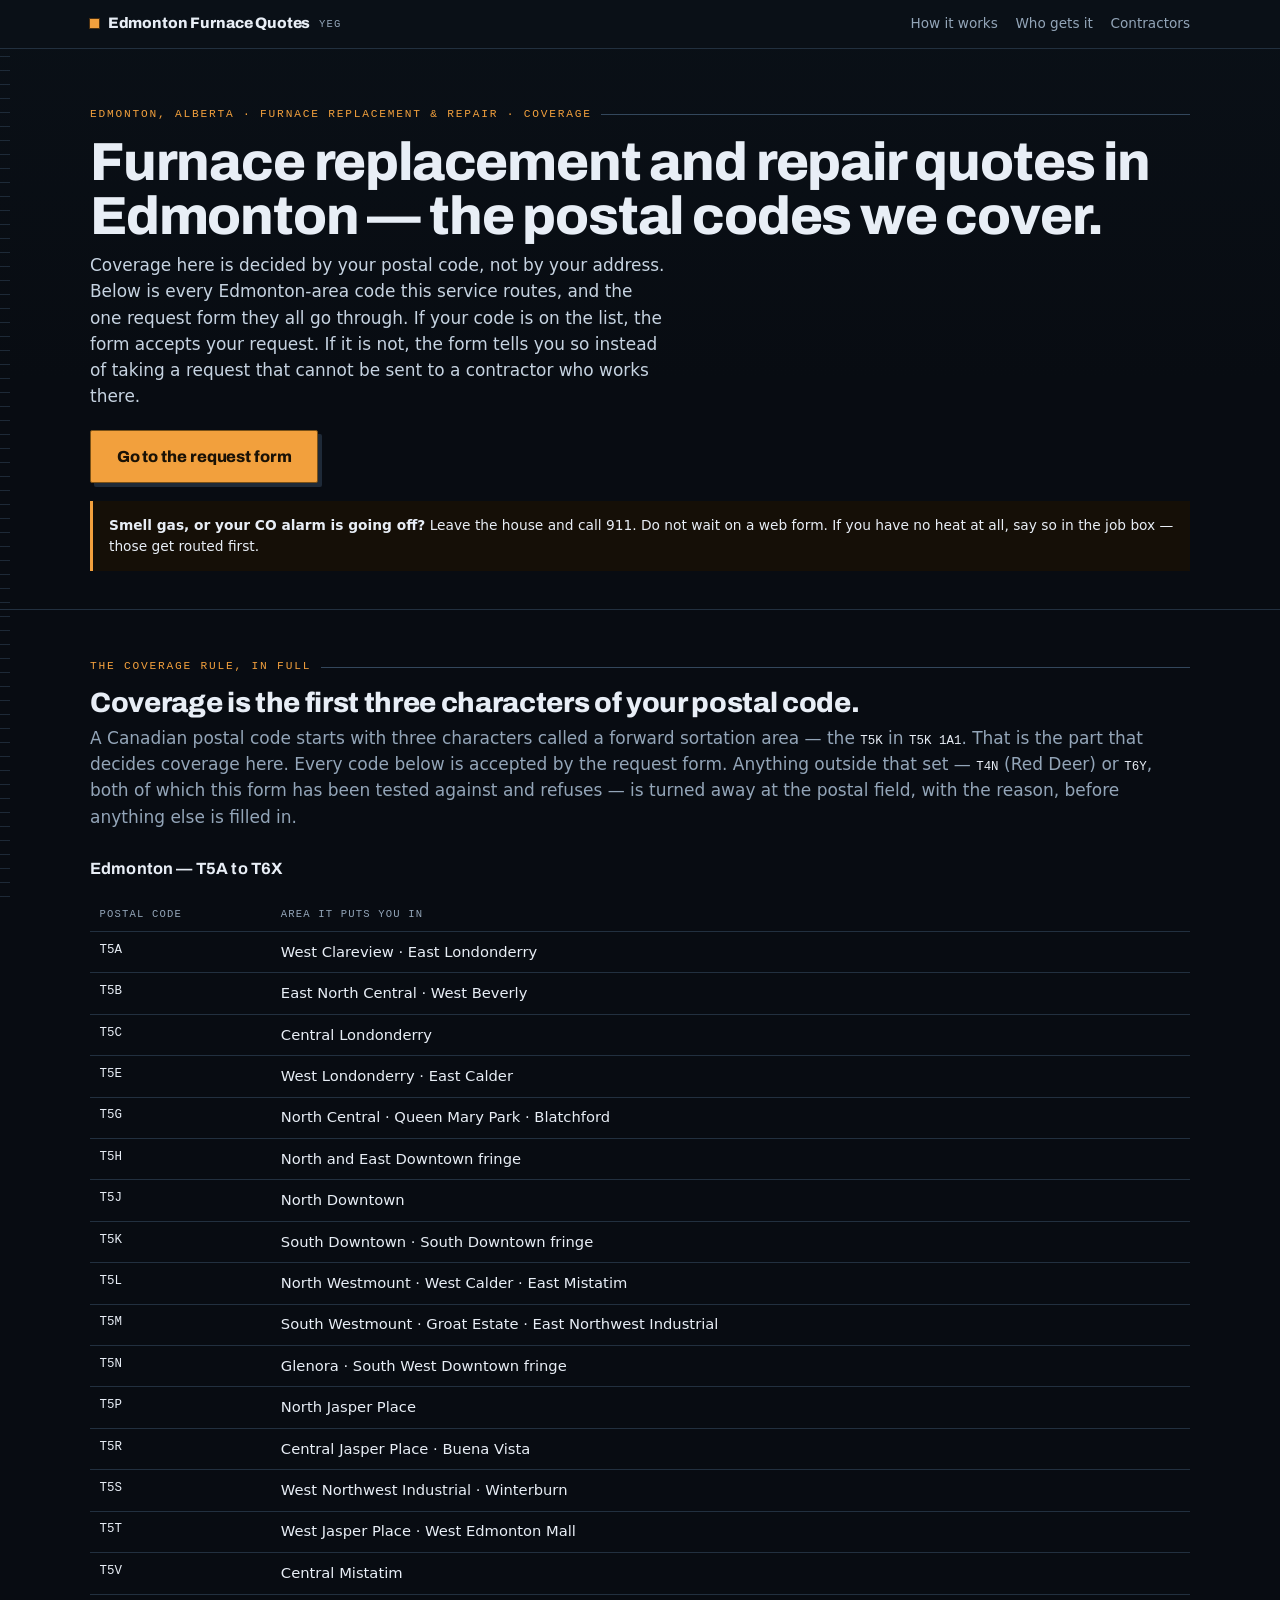
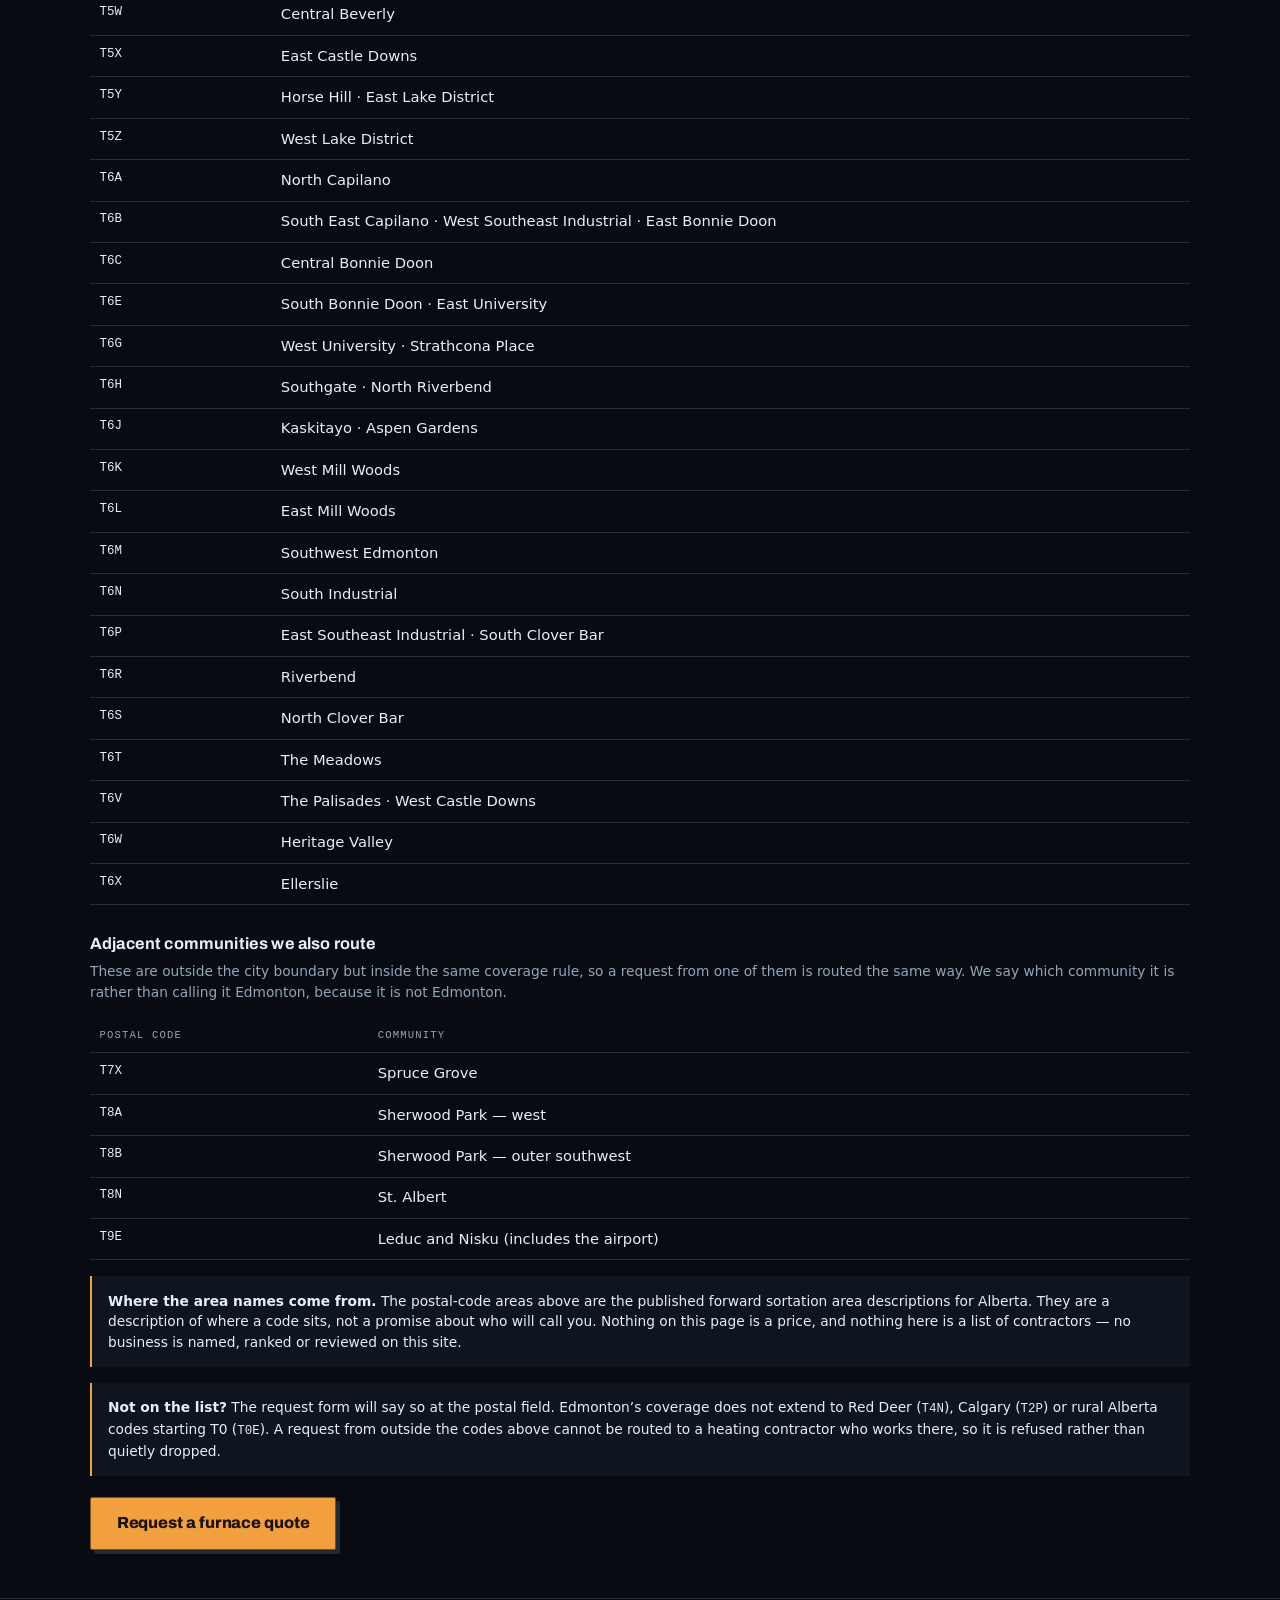
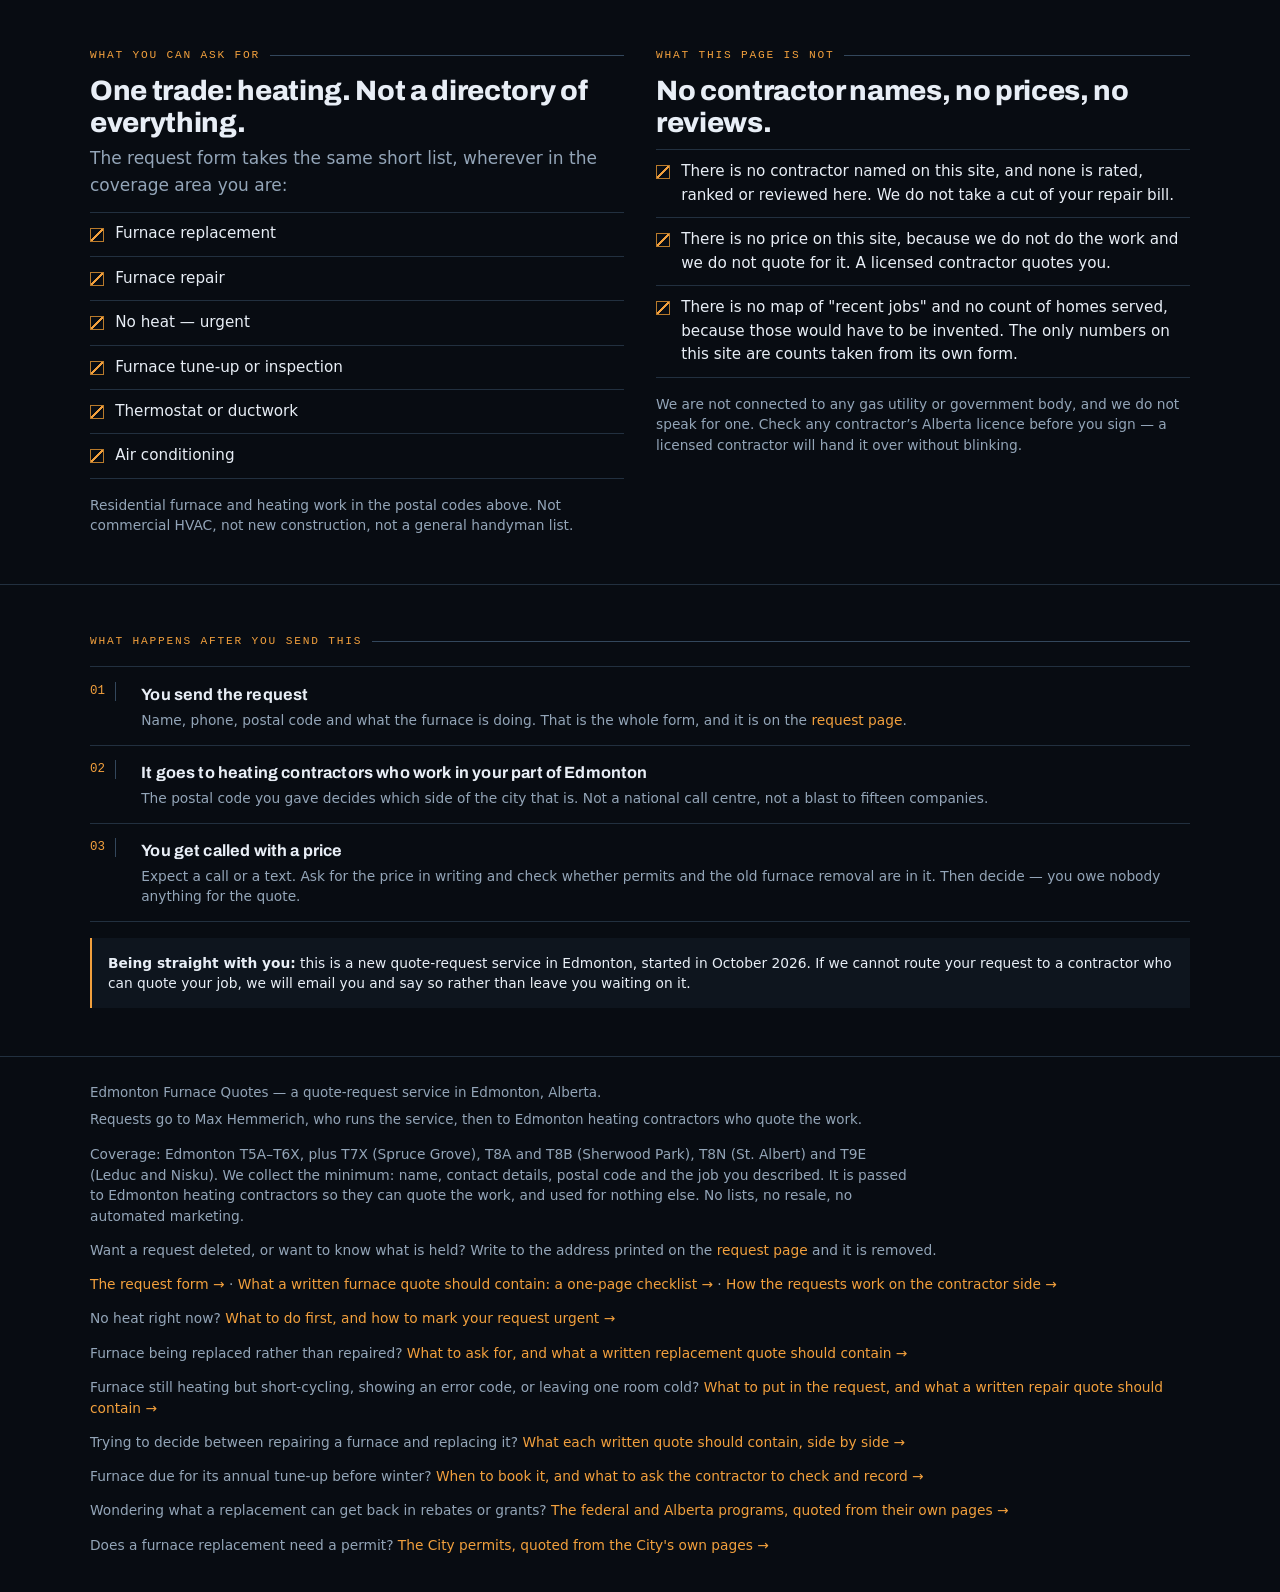
<file: service-areas.html>
<!DOCTYPE html>
<html lang="en-CA">
<head>
<meta charset="utf-8">
<meta name="viewport" content="width=device-width, initial-scale=1">
<title>Furnace replacement and repair quotes in Edmonton — the postal codes we cover</title>
<meta name="description" content="The Edmonton-area postal codes this quote-request service routes furnace replacement, furnace repair and no-heat requests through, and the one form they all go to. Coverage is set by the first three characters of your postal code.">
<meta name="robots" content="index,follow">
<link rel="preconnect" href="https://fonts.googleapis.com">
<link rel="preconnect" href="https://fonts.gstatic.com" crossorigin>
<link href="https://fonts.googleapis.com/css2?family=Archivo:wght@600;800&display=swap" rel="stylesheet">
<link rel="stylesheet" href="assets/styles.css">
<link rel="icon" href="assets/favicon.svg" type="image/svg+xml">
<link rel="canonical" href="https://maxhemmerich.github.io/edmonton-furnace-quotes/service-areas.html">
<meta property="og:title" content="Furnace quotes in Edmonton — the postal codes we cover">
<meta property="og:description" content="Every Edmonton-area postal code this quote-request service routes, and the one form they go to.">
<meta property="og:type" content="website">
<meta property="og:url" content="https://maxhemmerich.github.io/edmonton-furnace-quotes/service-areas.html">
<meta property="og:image" content="https://maxhemmerich.github.io/edmonton-furnace-quotes/assets/og.png">
<meta property="og:image:width" content="1200">
<meta property="og:image:height" content="630">
<meta property="og:image:alt" content="Edmonton Furnace Quotes — a quote-request service in Edmonton, Alberta.">
<meta name="twitter:card" content="summary_large_image">
</head>
<body>

<div class="top">
  <div class="wrap">
    <a class="brand" href="index.html"><i class="spark"></i>Edmonton Furnace Quotes<small>YEG</small></a>
    <nav>
      <a href="index.html#how">How it works</a>
      <a href="index.html#who">Who gets it</a>
      <a href="contractors.html">Contractors</a>
    </nav>
  </div>
</div>

<header class="hero">
  <div class="wrap">
    <p class="eyebrow">Edmonton, Alberta &middot; Furnace replacement &amp; repair &middot; Coverage</p>
    <h1>Furnace replacement and repair quotes in Edmonton &mdash; the postal codes we cover.</h1>
    <p class="lede">Coverage here is decided by your postal code, not by your address. Below is every
      Edmonton-area code this service routes, and the one request form they all go through. If your code
      is on the list, the form accepts your request. If it is not, the form tells you so instead of taking
      a request that cannot be sent to a contractor who works there.</p>

    <div style="margin-top:1.3rem">
      <a class="btn" href="index.html#request" style="display:inline-block;width:auto;padding-inline:1.6rem">Go to the request form</a>
    </div>

    <div class="note safety small" style="margin-top:1.1rem">
      <strong>Smell gas, or your CO alarm is going off?</strong> Leave the house and call 911. Do not wait on a
      web form. If you have no heat at all, say so in the job box &mdash; those get routed first.
    </div>
  </div>
</header>

<section id="coverage">
  <div class="wrap">
    <p class="eyebrow">The coverage rule, in full</p>
    <h2>Coverage is the first three characters of your postal code.</h2>
    <p class="muted">A Canadian postal code starts with three characters called a forward sortation area &mdash;
      the <span class="kv"><b>T5K</b></span> in <span class="kv"><b>T5K 1A1</b></span>. That is the part that decides
      coverage here. Every code below is accepted by the request form. Anything outside that set &mdash;
      <span class="kv"><b>T4N</b></span> (Red Deer) or <span class="kv"><b>T6Y</b></span>, both of which this form
      has been tested against and refuses &mdash; is turned away at the postal field, with the reason, before
      anything else is filled in.</p>

    <h3 style="margin-top:1.6rem">Edmonton &mdash; T5A to T6X</h3>
    <table>
      <thead>
        <tr><th>Postal code</th><th>Area it puts you in</th></tr>
      </thead>
      <tbody>
        <tr id="t5a"><td class="kv"><b>T5A</b></td><td>West Clareview &middot; East Londonderry</td></tr>
        <tr id="t5b"><td class="kv"><b>T5B</b></td><td>East North Central &middot; West Beverly</td></tr>
        <tr id="t5c"><td class="kv"><b>T5C</b></td><td>Central Londonderry</td></tr>
        <tr id="t5e"><td class="kv"><b>T5E</b></td><td>West Londonderry &middot; East Calder</td></tr>
        <tr id="t5g"><td class="kv"><b>T5G</b></td><td>North Central &middot; Queen Mary Park &middot; Blatchford</td></tr>
        <tr id="t5h"><td class="kv"><b>T5H</b></td><td>North and East Downtown fringe</td></tr>
        <tr id="t5j"><td class="kv"><b>T5J</b></td><td>North Downtown</td></tr>
        <tr id="t5k"><td class="kv"><b>T5K</b></td><td>South Downtown &middot; South Downtown fringe</td></tr>
        <tr id="t5l"><td class="kv"><b>T5L</b></td><td>North Westmount &middot; West Calder &middot; East Mistatim</td></tr>
        <tr id="t5m"><td class="kv"><b>T5M</b></td><td>South Westmount &middot; Groat Estate &middot; East Northwest Industrial</td></tr>
        <tr id="t5n"><td class="kv"><b>T5N</b></td><td>Glenora &middot; South West Downtown fringe</td></tr>
        <tr id="t5p"><td class="kv"><b>T5P</b></td><td>North Jasper Place</td></tr>
        <tr id="t5r"><td class="kv"><b>T5R</b></td><td>Central Jasper Place &middot; Buena Vista</td></tr>
        <tr id="t5s"><td class="kv"><b>T5S</b></td><td>West Northwest Industrial &middot; Winterburn</td></tr>
        <tr id="t5t"><td class="kv"><b>T5T</b></td><td>West Jasper Place &middot; West Edmonton Mall</td></tr>
        <tr id="t5v"><td class="kv"><b>T5V</b></td><td>Central Mistatim</td></tr>
        <tr id="t5w"><td class="kv"><b>T5W</b></td><td>Central Beverly</td></tr>
        <tr id="t5x"><td class="kv"><b>T5X</b></td><td>East Castle Downs</td></tr>
        <tr id="t5y"><td class="kv"><b>T5Y</b></td><td>Horse Hill &middot; East Lake District</td></tr>
        <tr id="t5z"><td class="kv"><b>T5Z</b></td><td>West Lake District</td></tr>
        <tr id="t6a"><td class="kv"><b>T6A</b></td><td>North Capilano</td></tr>
        <tr id="t6b"><td class="kv"><b>T6B</b></td><td>South East Capilano &middot; West Southeast Industrial &middot; East Bonnie Doon</td></tr>
        <tr id="t6c"><td class="kv"><b>T6C</b></td><td>Central Bonnie Doon</td></tr>
        <tr id="t6e"><td class="kv"><b>T6E</b></td><td>South Bonnie Doon &middot; East University</td></tr>
        <tr id="t6g"><td class="kv"><b>T6G</b></td><td>West University &middot; Strathcona Place</td></tr>
        <tr id="t6h"><td class="kv"><b>T6H</b></td><td>Southgate &middot; North Riverbend</td></tr>
        <tr id="t6j"><td class="kv"><b>T6J</b></td><td>Kaskitayo &middot; Aspen Gardens</td></tr>
        <tr id="t6k"><td class="kv"><b>T6K</b></td><td>West Mill Woods</td></tr>
        <tr id="t6l"><td class="kv"><b>T6L</b></td><td>East Mill Woods</td></tr>
        <tr id="t6m"><td class="kv"><b>T6M</b></td><td>Southwest Edmonton</td></tr>
        <tr id="t6n"><td class="kv"><b>T6N</b></td><td>South Industrial</td></tr>
        <tr id="t6p"><td class="kv"><b>T6P</b></td><td>East Southeast Industrial &middot; South Clover Bar</td></tr>
        <tr id="t6r"><td class="kv"><b>T6R</b></td><td>Riverbend</td></tr>
        <tr id="t6s"><td class="kv"><b>T6S</b></td><td>North Clover Bar</td></tr>
        <tr id="t6t"><td class="kv"><b>T6T</b></td><td>The Meadows</td></tr>
        <tr id="t6v"><td class="kv"><b>T6V</b></td><td>The Palisades &middot; West Castle Downs</td></tr>
        <tr id="t6w"><td class="kv"><b>T6W</b></td><td>Heritage Valley</td></tr>
        <tr id="t6x"><td class="kv"><b>T6X</b></td><td>Ellerslie</td></tr>
      </tbody>
    </table>

    <h3 style="margin-top:1.6rem">Adjacent communities we also route</h3>
    <p class="muted small">These are outside the city boundary but inside the same coverage rule, so a request
      from one of them is routed the same way. We say which community it is rather than calling it Edmonton,
      because it is not Edmonton.</p>
    <table>
      <thead>
        <tr><th>Postal code</th><th>Community</th></tr>
      </thead>
      <tbody>
        <tr id="t7x"><td class="kv"><b>T7X</b></td><td>Spruce Grove</td></tr>
        <tr id="t8a"><td class="kv"><b>T8A</b></td><td>Sherwood Park &mdash; west</td></tr>
        <tr id="t8b"><td class="kv"><b>T8B</b></td><td>Sherwood Park &mdash; outer southwest</td></tr>
        <tr id="t8n"><td class="kv"><b>T8N</b></td><td>St. Albert</td></tr>
        <tr id="t9e"><td class="kv"><b>T9E</b></td><td>Leduc and Nisku (includes the airport)</td></tr>
      </tbody>
    </table>

    <div class="note small">
      <strong>Where the area names come from.</strong> The postal-code areas above are the published forward
      sortation area descriptions for Alberta. They are a description of where a code sits, not a promise about
      who will call you. Nothing on this page is a price, and nothing here is a list of contractors &mdash; no
      business is named, ranked or reviewed on this site.
    </div>

    <div class="note small">
      <strong>Not on the list?</strong> The request form will say so at the postal field. Edmonton&rsquo;s coverage
      does not extend to Red Deer (<span class="kv"><b>T4N</b></span>), Calgary
      (<span class="kv"><b>T2P</b></span>) or rural Alberta codes starting T0
      (<span class="kv"><b>T0E</b></span>). A request from outside the codes above cannot be routed to a heating
      contractor who works there, so it is refused rather than quietly dropped.
    </div>

    <div style="margin-top:1.3rem">
      <a class="btn" href="index.html#request" style="display:inline-block;width:auto;padding-inline:1.6rem">Request a furnace quote</a>
    </div>
  </div>
</section>

<section id="jobs">
  <div class="wrap two">
    <div>
      <p class="eyebrow">What you can ask for</p>
      <h2>One trade: heating. Not a directory of everything.</h2>
      <p class="muted">The request form takes the same short list, wherever in the coverage area you are:</p>
      <ul class="checks" style="margin-top:.6rem">
        <li><i class="tick"></i><span>Furnace replacement</span></li>
        <li><i class="tick"></i><span>Furnace repair</span></li>
        <li><i class="tick"></i><span>No heat &mdash; urgent</span></li>
        <li><i class="tick"></i><span>Furnace tune-up or inspection</span></li>
        <li><i class="tick"></i><span>Thermostat or ductwork</span></li>
        <li><i class="tick"></i><span>Air conditioning</span></li>
      </ul>
      <p class="small muted" style="margin-top:1rem">Residential furnace and heating work in the postal codes above.
        Not commercial HVAC, not new construction, not a general handyman list.</p>
    </div>
    <div>
      <p class="eyebrow">What this page is not</p>
      <h2>No contractor names, no prices, no reviews.</h2>
      <ul class="checks" style="margin-top:.6rem">
        <li><i class="tick"></i><span>There is no contractor named on this site, and none is rated, ranked or
          reviewed here. We do not take a cut of your repair bill.</span></li>
        <li><i class="tick"></i><span>There is no price on this site, because we do not do the work and we do not
          quote for it. A licensed contractor quotes you.</span></li>
        <li><i class="tick"></i><span>There is no map of "recent jobs" and no count of homes served, because those
          would have to be invented. The only numbers on this site are counts taken from its own form.</span></li>
      </ul>
      <p class="small muted" style="margin-top:1rem">We are not connected to any gas utility or government body,
        and we do not speak for one. Check any contractor&rsquo;s Alberta licence before you sign &mdash; a
        licensed contractor will hand it over without blinking.</p>
    </div>
  </div>
</section>

<section id="how">
  <div class="wrap">
    <p class="eyebrow">What happens after you send this</p>
    <ol class="steps">
      <li>
        <h3>You send the request</h3>
        <p class="muted small">Name, phone, postal code and what the furnace is doing. That is the whole form, and
          it is on the <a href="index.html#request">request page</a>.</p>
      </li>
      <li>
        <h3>It goes to heating contractors who work in your part of Edmonton</h3>
        <p class="muted small">The postal code you gave decides which side of the city that is. Not a national call
          centre, not a blast to fifteen companies.</p>
      </li>
      <li>
        <h3>You get called with a price</h3>
        <p class="muted small">Expect a call or a text. Ask for the price in writing and check whether permits and
          the old furnace removal are in it. Then decide &mdash; you owe nobody anything for the quote.</p>
      </li>
    </ol>

    <div class="note small">
      <strong>Being straight with you:</strong> this is a new quote-request service in Edmonton, started in October
      2026. If we cannot route your request to a contractor who can quote your job, we will email you and say so
      rather than leave you waiting on it.
    </div>
  </div>
</section>

<footer>
  <div class="wrap">
    <div class="frow">
      <span>Edmonton Furnace Quotes &mdash; a quote-request service in Edmonton, Alberta.</span>
      <span>Requests go to Max Hemmerich, who runs the service, then to Edmonton heating contractors who quote the work.</span>
    </div>
    <p class="small" style="margin-top:.8rem;max-width:60em">Coverage: Edmonton T5A&ndash;T6X, plus T7X (Spruce Grove),
      T8A and T8B (Sherwood Park), T8N (St. Albert) and T9E (Leduc and Nisku). We collect the minimum: name, contact
      details, postal code and the job you described. It is passed to Edmonton heating contractors so they can quote
      the work, and used for nothing else. No lists, no resale, no automated marketing.</p>
    <p class="small" style="margin-top:.6rem">Want a request deleted, or want to know what is held? Write to the
      address printed on the <a href="index.html#who">request page</a> and it is removed.</p>
    <p class="small" style="margin-top:.6rem"><a href="index.html#request">The request form &rarr;</a> &middot;
      <a href="furnace-quote-checklist.html">What a written furnace quote should contain: a one-page checklist &rarr;</a> &middot;
      <a href="contractors.html">How the requests work on the contractor side &rarr;</a></p>
    <p class="small" style="margin-top:.6rem">No heat right now? <a href="no-heat.html">What to do first, and how to
      mark your request urgent &rarr;</a></p>
    <p class="small" style="margin-top:.6rem">Furnace being replaced rather than repaired? <a href="furnace-replacement.html">What
      to ask for, and what a written replacement quote should contain &rarr;</a></p>
    <p class="small" style="margin-top:.6rem">Furnace still heating but short-cycling, showing an error code, or leaving one
      room cold? <a href="furnace-repair.html">What to put in the request, and what a written repair quote should contain &rarr;</a></p>
    <p class="small" style="margin-top:.6rem">Trying to decide between repairing a furnace and replacing it? <a href="repair-or-replace.html">What each written quote should contain, side by side &rarr;</a></p>
    <p class="small" style="margin-top:.6rem">Furnace due for its annual tune-up before winter? <a href="furnace-tune-up.html">When
      to book it, and what to ask the contractor to check and record &rarr;</a></p>
    <p class="small" style="margin-top:.6rem">Wondering what a replacement can get back in rebates or grants? <a href="alberta-furnace-rebates.html">The
      federal and Alberta programs, quoted from their own pages &rarr;</a></p>
    <p class="small" style="margin-top:.6rem">Does a furnace replacement need a permit? <a href="furnace-permit-edmonton.html">The
      City permits, quoted from the City's own pages &rarr;</a></p>
  </div>
</footer>

<script src="assets/counter.js" data-counter="service-areas"></script>
</body>
</html>
</file>
<file: assets/styles.css>
/* Edmonton Furnace Quotes — one theme, cold ground / warm accent.
   Sharp edges, 1px rules, hard offset shadows. No blur, no glass. */

:root{
  --bg:        #080C12;
  --bg-2:      #0D141D;
  --panel:     #111A25;
  --panel-2:   #16212E;
  --line:      #22303F;
  --line-2:    #33475C;
  --text:      #E8EEF6;
  --muted:     #93A5B8;
  --heat:      #F2A03D;
  --heat-dim:  #B87A2B;
  --cold:      #5AA9E6;
  --ok:        #46B98A;
  --warn:      #E5714F;
  --r:         2px;
  --mono: ui-monospace, "Cascadia Mono", "SF Mono", Consolas, monospace;
  --sans: "Archivo", system-ui, "Segoe UI", Roboto, Helvetica, Arial, sans-serif;
  --body: system-ui, "Segoe UI", Roboto, Helvetica, Arial, sans-serif;
}

*,*::before,*::after{ box-sizing:border-box; }

html{ -webkit-text-size-adjust:100%; scroll-behavior:smooth; }

body{
  margin:0;
  background:
    linear-gradient(180deg, #0A1017 0%, var(--bg) 380px),
    var(--bg);
  color:var(--text);
  font-family:var(--body);
  font-size:17px;
  line-height:1.55;
  text-rendering:optimizeLegibility;
}

/* thin tick rail down the left edge — the only decoration on the page */
body::before{
  content:"";
  position:fixed;
  inset:0 auto 0 0;
  width:10px;
  background:repeating-linear-gradient(180deg,var(--line-2) 0 1px,transparent 1px 14px);
  opacity:.5;
  pointer-events:none;
  z-index:3;
}

.wrap{ width:min(1100px,92vw); margin-inline:auto; }

a{ color:var(--heat); text-decoration:none; }
a:hover{ text-decoration:underline; }

h1,h2,h3,.eyebrow,strong.d{ font-family:var(--sans); }

h1{
  font-size:clamp(2rem,5.4vw,3.35rem);
  line-height:1.02;
  letter-spacing:-.022em;
  font-weight:800;
  margin:0 0 .5rem;
  text-wrap:balance;
}
h2{
  font-size:clamp(1.3rem,2.6vw,1.75rem);
  line-height:1.15;
  letter-spacing:-.012em;
  font-weight:800;
  margin:0 0 .35rem;
}
h3{ font-size:1.02rem; font-weight:700; letter-spacing:.01em; margin:0 0 .3rem; }
p{ margin:0 0 .85rem; }
p:last-child{ margin-bottom:0; }
.muted{ color:var(--muted); }
.small{ font-size:.86rem; line-height:1.5; }
.tight{ line-height:1.35; }

.eyebrow{
  font-family:var(--mono);
  font-size:.7rem;
  letter-spacing:.16em;
  text-transform:uppercase;
  color:var(--heat);
  margin:0 0 .7rem;
  display:flex; align-items:center; gap:.6rem;
}
.eyebrow::after{ content:""; flex:1; height:1px; background:var(--line-2); }

/* ---------- top rail ---------- */
.top{
  position:relative; z-index:4;
  border-bottom:1px solid var(--line);
  background:#0A1017;
}
.top .wrap{
  display:flex; align-items:center; justify-content:space-between;
  gap:1rem; padding:.75rem 0;
}
.brand{
  font-family:var(--sans); font-weight:800; font-size:.95rem;
  letter-spacing:-.01em; color:var(--text); display:flex; align-items:center; gap:.55rem;
}
.brand .spark{
  width:9px; height:9px; background:var(--heat); display:inline-block;
  box-shadow:0 0 0 1px #4a2f10;
}
.brand small{ font-family:var(--mono); font-weight:400; font-size:.66rem; letter-spacing:.1em;
  color:var(--muted); text-transform:uppercase; }
.top nav{ display:flex; gap:1.1rem; font-size:.85rem; white-space:nowrap; overflow-x:auto; scrollbar-width:none; }
.top nav::-webkit-scrollbar{ display:none; }
.top nav a{ flex:0 0 auto; }
@media (max-width:700px){
  .top .wrap{ padding:.6rem 0; flex-direction:column; align-items:flex-start; gap:.35rem; }
  .brand{ font-size:.88rem; }
  .brand small{ display:none; }
  .top nav{ gap:.9rem; font-size:.8rem; white-space:normal; overflow:visible; flex-wrap:wrap; }
}
.top nav a{ color:var(--muted); }
.top nav a:hover{ color:var(--text); }

/* ---------- hero ---------- */
.hero{ padding:clamp(2rem,5vw,3.6rem) 0 clamp(1.6rem,3.5vw,2.4rem); }
.hero-grid{
  display:grid;
  grid-template-columns:1.06fr .94fr;
  gap:clamp(1.4rem,3.4vw,3rem);
  align-items:start;
}
@media (max-width:880px){ .hero-grid{ grid-template-columns:1fr; } }

.lede{ font-size:1.06rem; color:#C6D3E1; max-width:34em; }

.checks{ list-style:none; margin:1.25rem 0 0; padding:0; border-top:1px solid var(--line); }
.checks li{
  display:flex; gap:.7rem; align-items:flex-start;
  padding:.62rem 0; border-bottom:1px solid var(--line); font-size:.95rem;
}
.checks .tick{
  flex:0 0 auto; width:14px; height:14px; margin-top:.32rem;
  border:1px solid var(--heat-dim); background:
    linear-gradient(135deg,transparent 45%,var(--heat) 45% 55%,transparent 55%);
}

/* ---------- form panel ---------- */
.panel{
  background:linear-gradient(180deg,var(--panel-2),var(--panel));
  border:1px solid var(--line-2);
  border-radius:var(--r);
  padding:1.25rem;
}
.panel-head{ border-bottom:1px solid var(--line); padding-bottom:.7rem; margin-bottom:1rem; }
.panel-head h2{ font-size:1.25rem; margin:0; }
.panel-head p{ margin:.3rem 0 0; }

.field{ margin-bottom:.75rem; }
.row2{ display:grid; grid-template-columns:1fr 1fr; gap:.75rem; }
@media (max-width:560px){ .row2{ grid-template-columns:1fr; } }

label{
  display:block; font-family:var(--mono); font-size:.68rem; letter-spacing:.11em;
  text-transform:uppercase; color:var(--muted); margin-bottom:.3rem;
}
input,select,textarea{
  width:100%; background:#0B1219; color:var(--text);
  border:1px solid var(--line-2); border-radius:var(--r);
  padding:.62rem .7rem; font:inherit; font-size:.95rem;
}
textarea{ min-height:88px; resize:vertical; }
select{
  appearance:none;
  background-image:url("data:image/svg+xml;charset=utf-8,%3Csvg xmlns='http://www.w3.org/2000/svg' width='12' height='8' viewBox='0 0 12 8'%3E%3Cpath d='M1 1l5 5 5-5' fill='none' stroke='%23F2A03D' stroke-width='2'/%3E%3C/svg%3E");
  background-repeat:no-repeat;
  background-position:right 12px center;
  padding-right:34px;
}
input:focus,select:focus,textarea:focus{ outline:2px solid var(--heat); outline-offset:1px; border-color:var(--heat); }
input::placeholder,textarea::placeholder{ color:#5E7385; }

.consent{
  display:flex; gap:.6rem; align-items:flex-start; margin:.9rem 0;
  font-family:var(--body); font-size:.9rem; text-transform:none; letter-spacing:0;
  color:#BCCBD9; line-height:1.55;
}
.consent input{ width:auto; margin-top:.2rem; accent-color:var(--heat); }

.btn{
  display:block; width:100%; text-align:center; cursor:pointer;
  font-family:var(--sans); font-weight:800; font-size:1rem; letter-spacing:-.005em;
  background:var(--heat); color:#1A1206; border:1px solid #7A5117;
  padding:.82rem 1rem; border-radius:var(--r);
  box-shadow:4px 4px 0 #1E2A38;
  transition:transform .08s ease, box-shadow .08s ease, background .12s ease;
}
.btn:hover{ background:#FFB255; }
.btn:active{ transform:translate(3px,3px); box-shadow:1px 1px 0 #1E2A38; }
.btn.ghost{
  background:transparent; color:var(--text); border:1px solid var(--line-2);
  box-shadow:none; font-weight:700;
}
.btn.ghost:hover{ border-color:var(--heat); color:var(--heat); }
.btn-row{ display:grid; gap:.6rem; }

.err{ color:var(--warn); font-size:.82rem; margin:.55rem 0 0; display:none; }
.err.on{ display:block; }

/* The submit control is inert without JavaScript (app.js drives it), so hide it when the
   no-js class is present and let the noscript block's own mailto link stand in its place.
   This keeps a JavaScript-off visitor from pressing a control that cannot do anything. */
.no-js #prepare{ display:none; }

/* ---------- result panel ---------- */
.result{ display:none; }
.result.on{ display:block; }
.result textarea{ font-family:var(--mono); font-size:.78rem; min-height:190px; line-height:1.45; }
.stamp{
  font-family:var(--mono); font-size:.66rem; letter-spacing:.14em; text-transform:uppercase;
  color:var(--ok); border:1px solid #1F5A44; background:#0C1F19;
  display:inline-block; padding:.25rem .5rem; margin-bottom:.7rem;
}

/* A composed request can be longer than a mail app will open as a mailto: link (some
   clients and phones stop around 2,000 characters, and they fail silently). Past that
   length app.js marks the panel .long: the panel's own note replaces the mail-app
   instruction, and the two controls that carry the request without any mail app - Copy
   and Save - are moved in front of it, so no visitor is left tapping a control that
   cannot work. Short requests are untouched: neither rule below matches unless .long is
   set, and the control order is moved in the DOM by app.js, not by CSS. */
.longnote{
  border-left:2px solid var(--warn); background:#150F07;
  padding:.7rem .85rem; margin:.2rem 0 .9rem; font-size:.84rem;
}
.longnote[hidden], .result #sentNote[hidden]{ display:none; }
.longnote b{ color:var(--text); }
/* Visual weight follows reliability in the .long state: Copy becomes the solid control,
   Save stays a ghost, and the mail-app link steps back to a plain one - it is still there
   for the clients that can open a long link, it just no longer looks like the safe tap. */
.result.long #copy{
  background:var(--heat); color:#1A1206; border:1px solid #7A5117;
  box-shadow:4px 4px 0 #1E2A38; font-weight:800;
}
.result.long #save{ color:var(--heat); border-color:var(--heat); }
.result.long #mailto{
  background:transparent; color:var(--muted); border:1px solid var(--line-2);
  box-shadow:none; font-weight:700;
}

/* ---------- sections ---------- */
section{ padding:clamp(1.8rem,4vw,3rem) 0; border-top:1px solid var(--line); }
.steps{ list-style:none; margin:1rem 0 0; padding:0; counter-reset:s; }
.steps li{
  counter-increment:s; position:relative; padding:.9rem 0 .9rem 3.2rem;
  border-bottom:1px solid var(--line);
}
.steps li:first-child{ border-top:1px solid var(--line); }
.steps li::before{
  content:"0" counter(s); position:absolute; left:0; top:.9rem;
  font-family:var(--mono); font-size:.78rem; color:var(--heat);
  border-right:1px solid var(--line-2); padding-right:.6rem;
}
.steps h3{ margin-bottom:.15rem; }

.note{
  border-left:2px solid var(--heat);
  background:#0E151E; padding:.9rem 1rem; margin-top:1rem;
}
.note.cold{ border-left-color:var(--heat-dim); }
.note.safety{ border-left-width:3px; background:#150F07; }
.note.ok{ border-left-color:var(--ok); }

.two{ display:grid; grid-template-columns:1fr 1fr; gap:clamp(1rem,2.5vw,2rem); }
@media (max-width:820px){ .two{ grid-template-columns:1fr; } }

/* ---------- price columns (Compare surface) ---------- */
.plans{ display:grid; grid-template-columns:1fr 1fr; gap:1px; background:var(--line-2); border:1px solid var(--line-2); margin-top:1.2rem; }
@media (max-width:820px){ .plans{ grid-template-columns:1fr; } }
.plan{ background:var(--panel); padding:1.2rem; }
.plan.pick{ background:var(--panel-2); }
.plan .tag{ font-family:var(--mono); font-size:.66rem; letter-spacing:.13em; text-transform:uppercase; color:var(--muted); }
.plan.pick .tag{ color:var(--heat); }
.price{ font-family:var(--sans); font-weight:800; font-size:2rem; letter-spacing:-.02em; margin:.3rem 0 .1rem; }
.price span{ font-size:.86rem; font-weight:600; color:var(--muted); letter-spacing:0; }
.plan ul{ list-style:none; margin:.9rem 0 0; padding:0; font-size:.92rem; }
.plan li{ padding:.42rem 0 .42rem 1.1rem; border-top:1px solid var(--line); position:relative; }
.plan li::before{ content:""; position:absolute; left:0; top:.95rem; width:6px; height:1px; background:var(--heat-dim); }

/* ---------- data table ---------- */
table{ width:100%; border-collapse:collapse; margin-top:1rem; font-size:.92rem; }
th,td{ text-align:left; padding:.55rem .6rem; border-bottom:1px solid var(--line); vertical-align:top; }
th{ font-family:var(--mono); font-size:.66rem; letter-spacing:.11em; text-transform:uppercase; color:var(--muted); font-weight:400; }

/* ---------- footer ---------- */
footer{ border-top:1px solid var(--line); padding:1.6rem 0 2.4rem; color:var(--muted); font-size:.84rem; }
footer .frow{ display:flex; flex-wrap:wrap; gap:.4rem 1.4rem; justify-content:space-between; }

.kv{ font-family:var(--mono); font-size:.78rem; color:var(--muted); }
.kv b{ color:var(--text); font-weight:400; }

@media (prefers-reduced-motion:reduce){
  *{ transition:none !important; scroll-behavior:auto !important; }
}

@media print{
  body{ background:#fff; color:#000; }
  .top,footer,body::before,.btn{ display:none; }
  .panel{ border-color:#000; background:#fff; }
}
</file>
